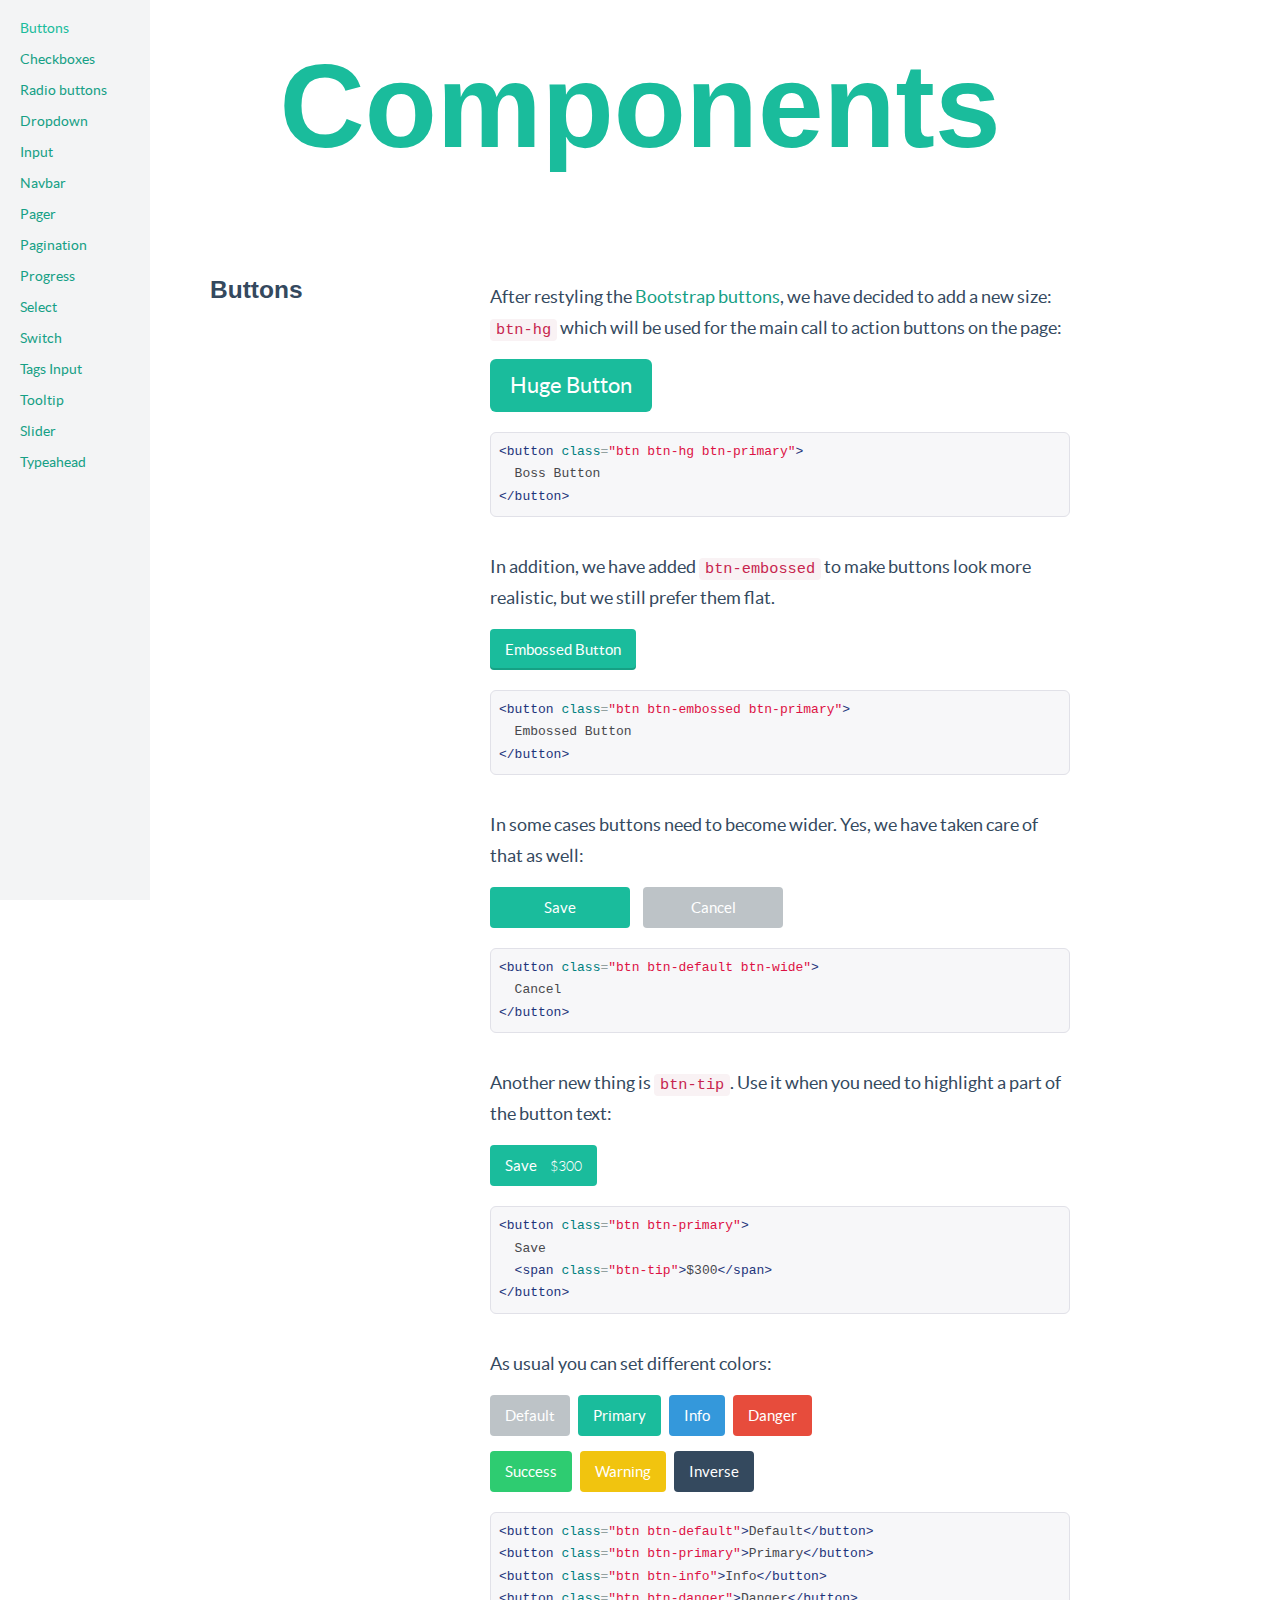
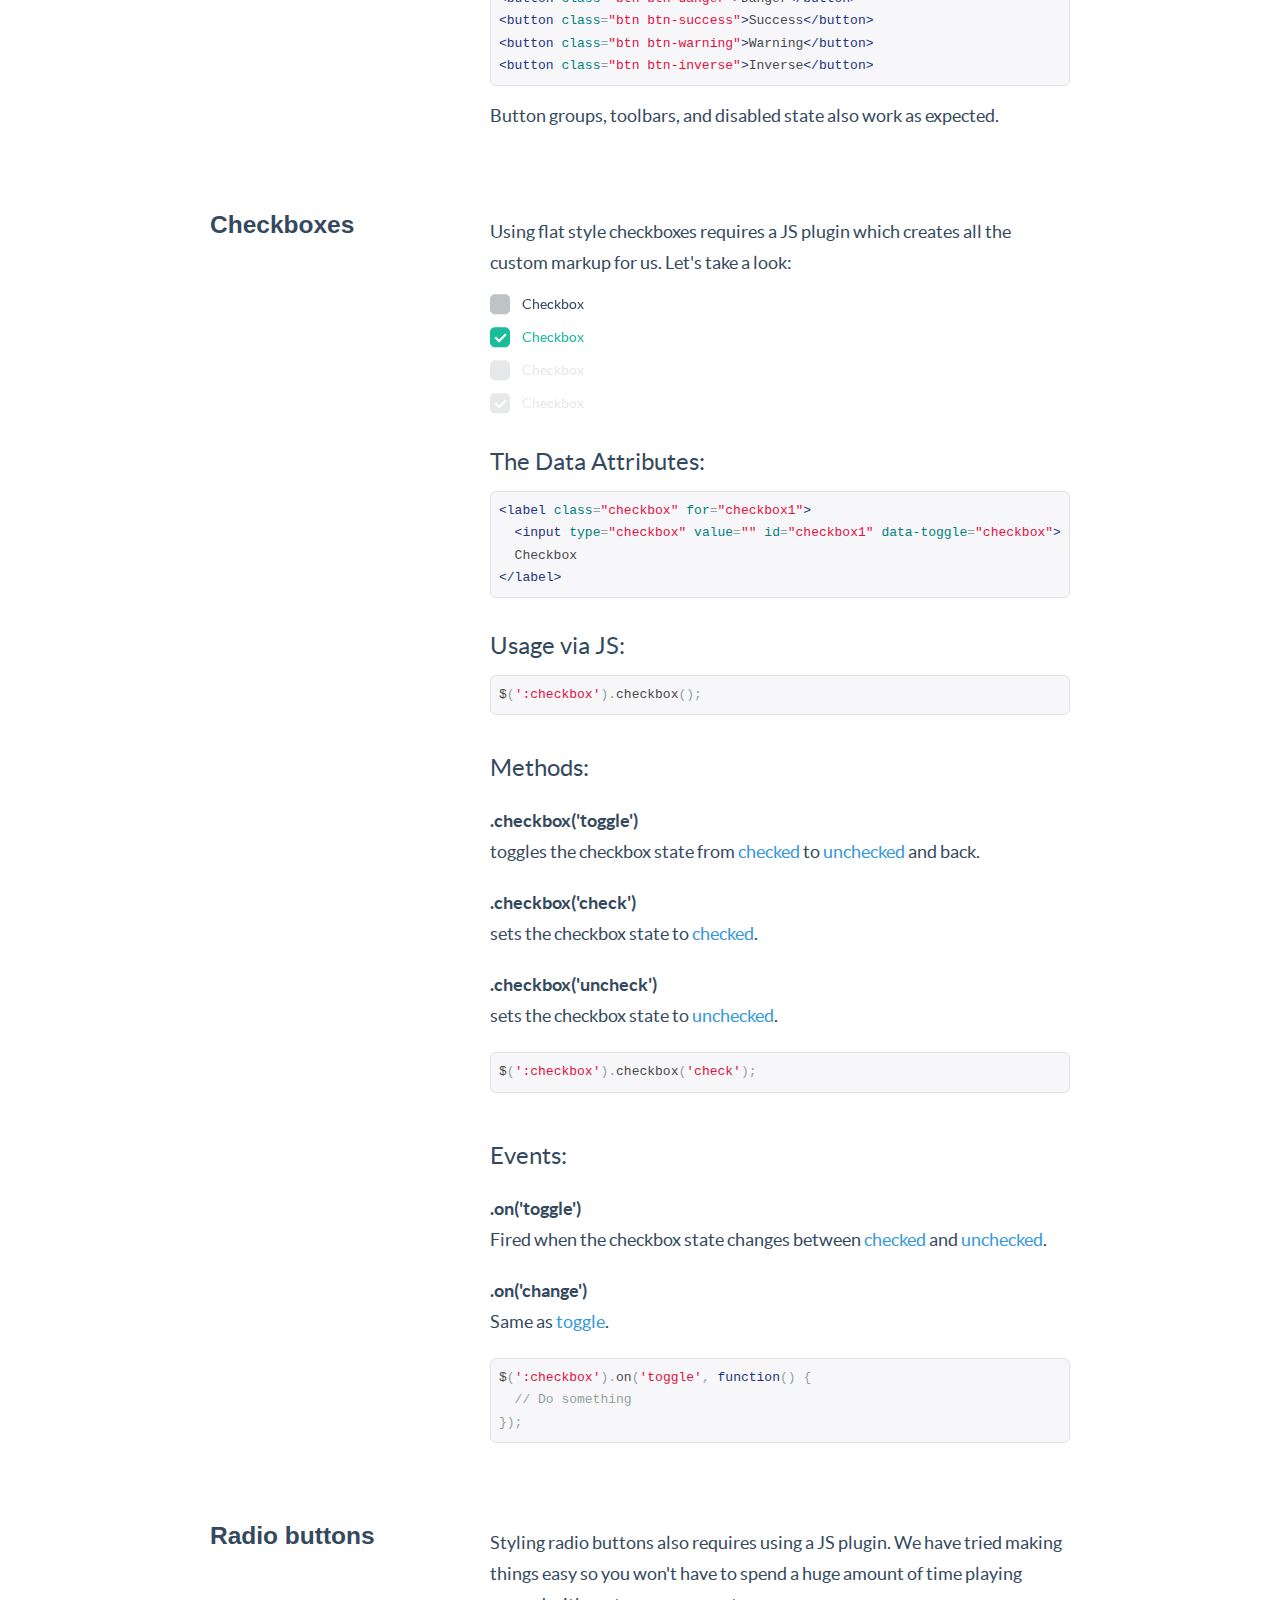
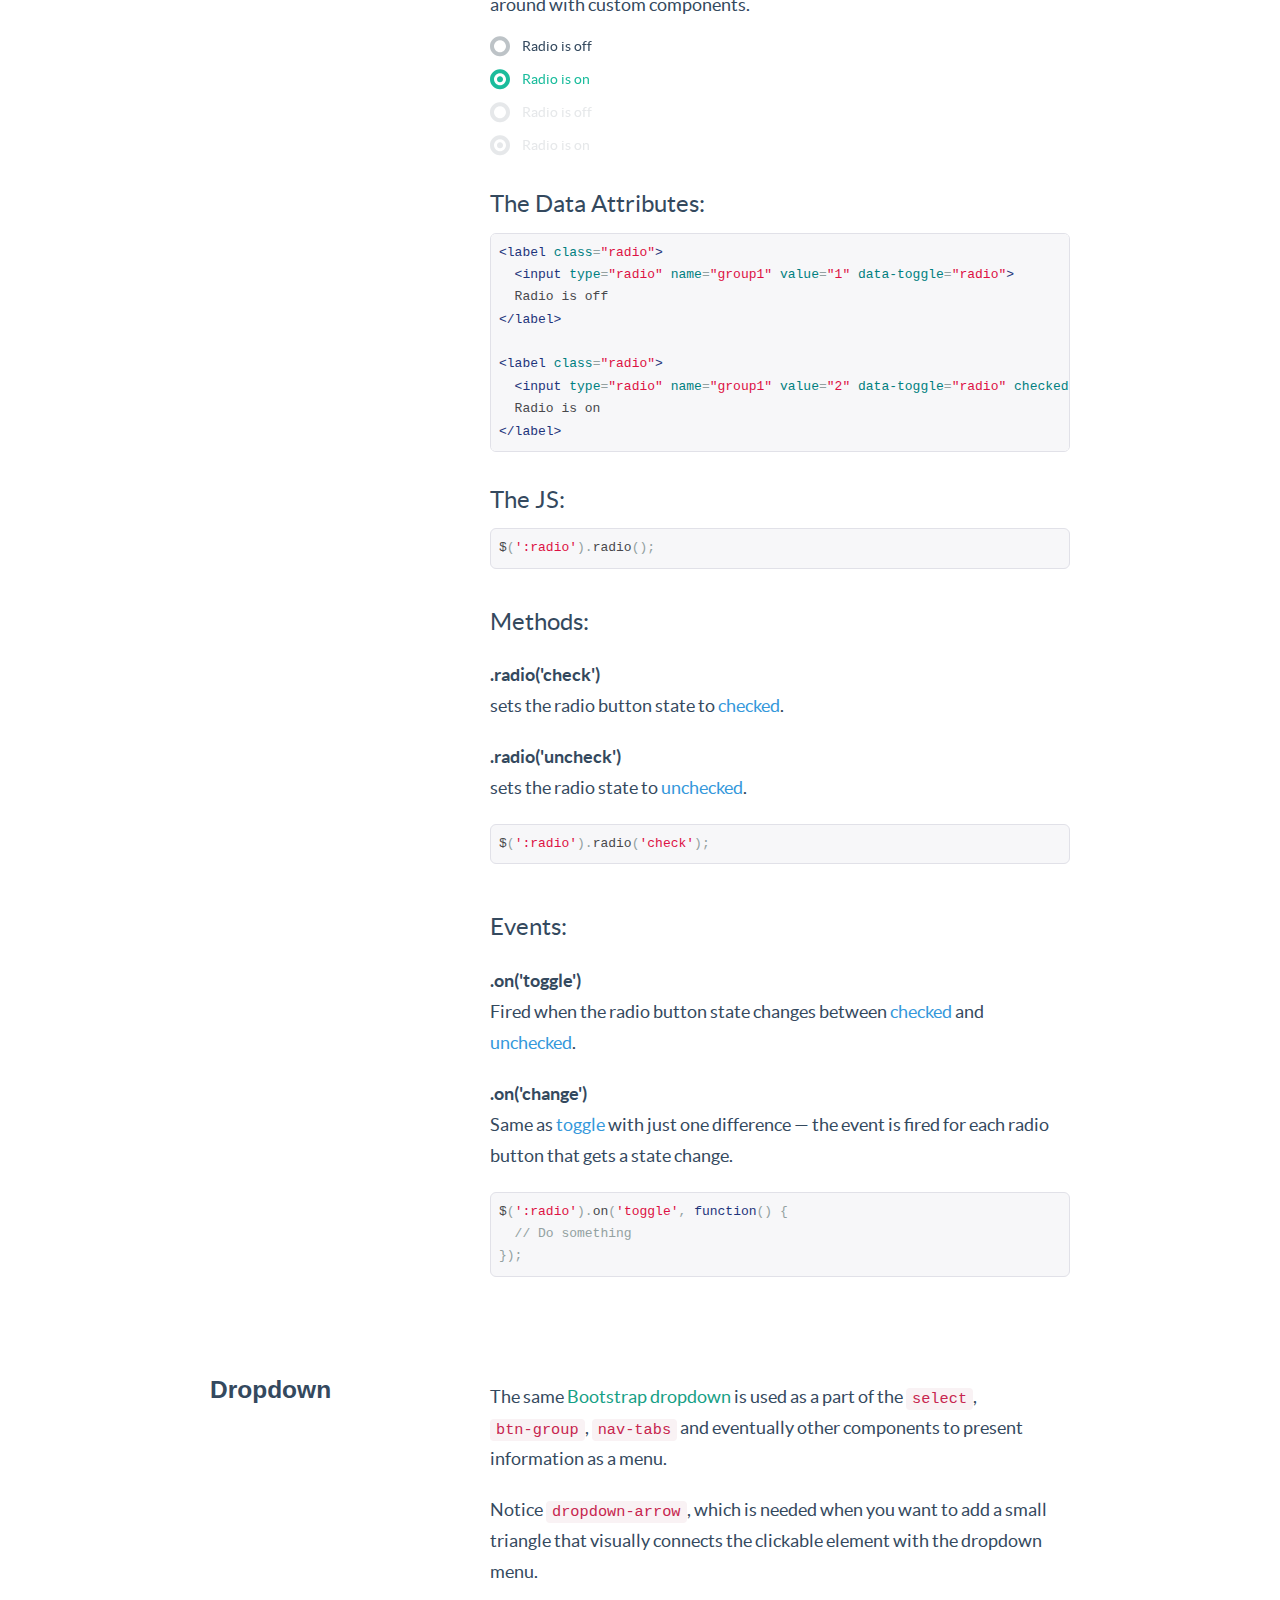
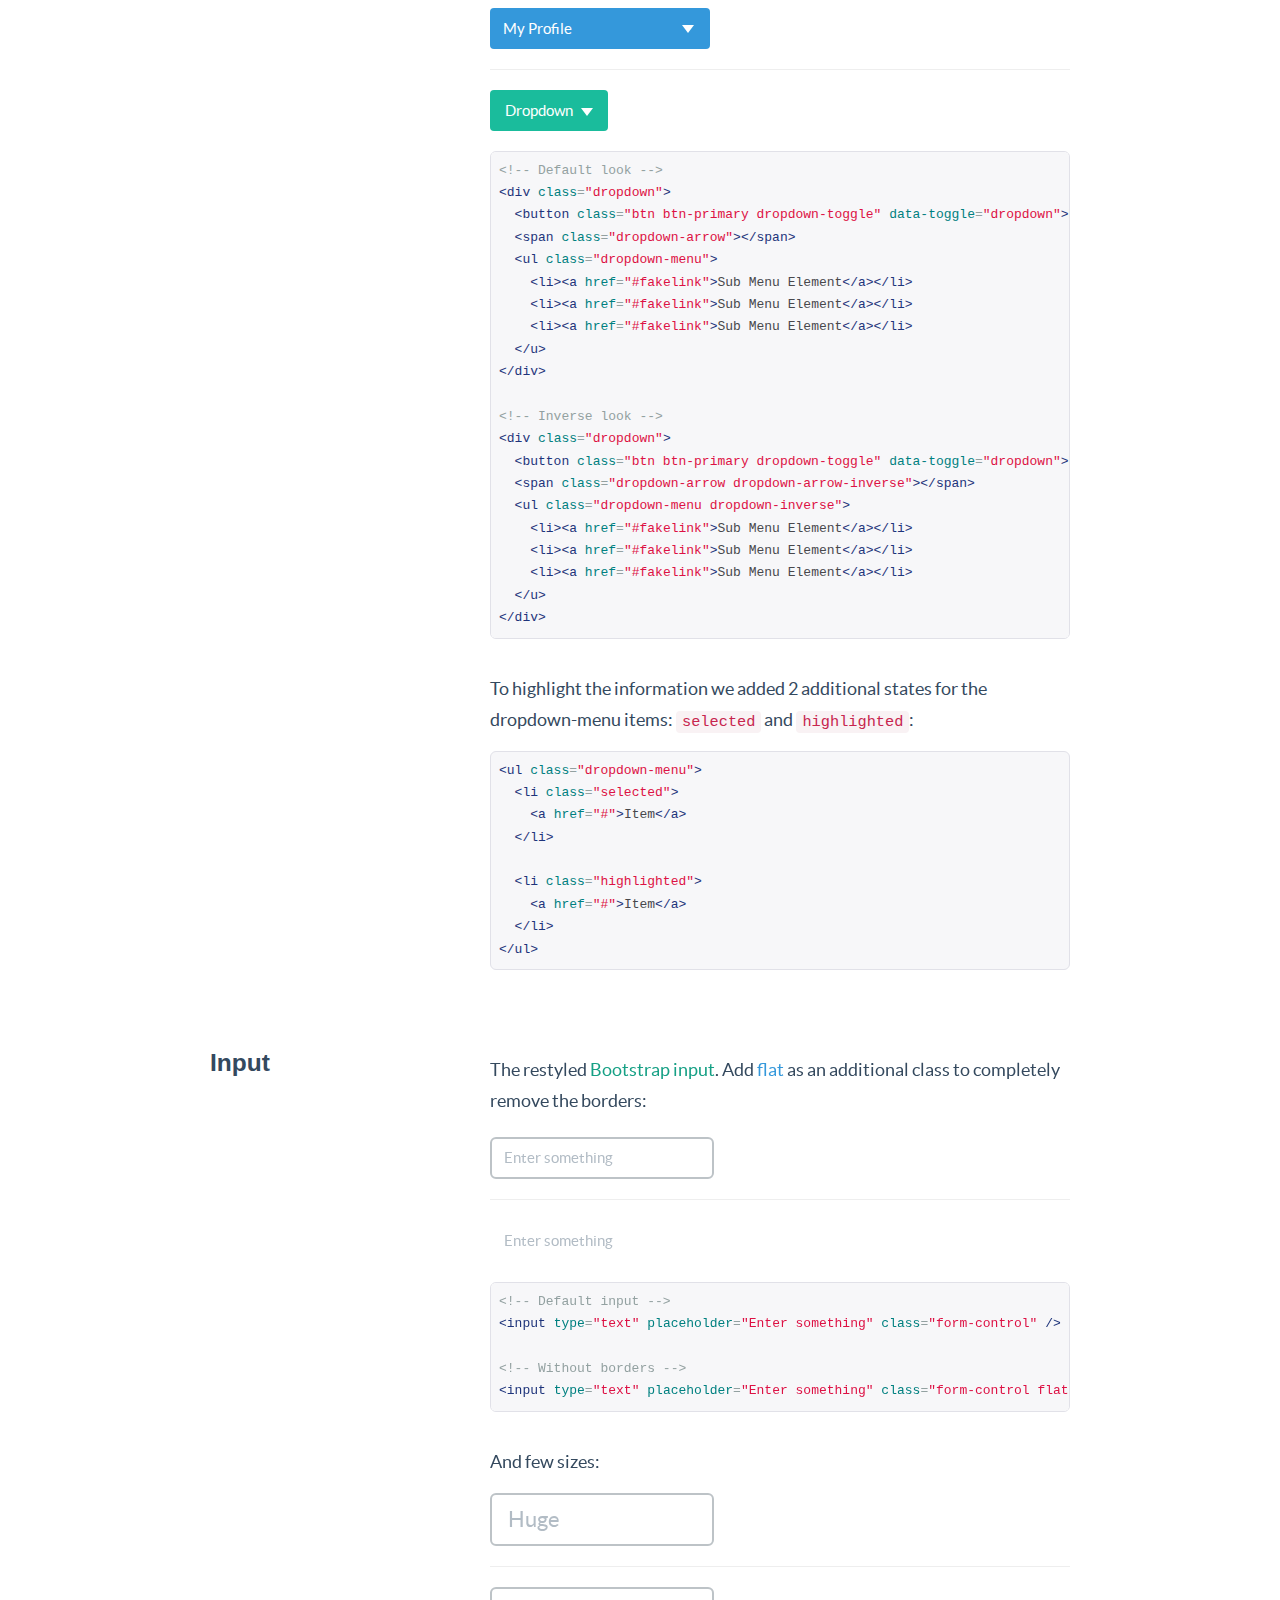
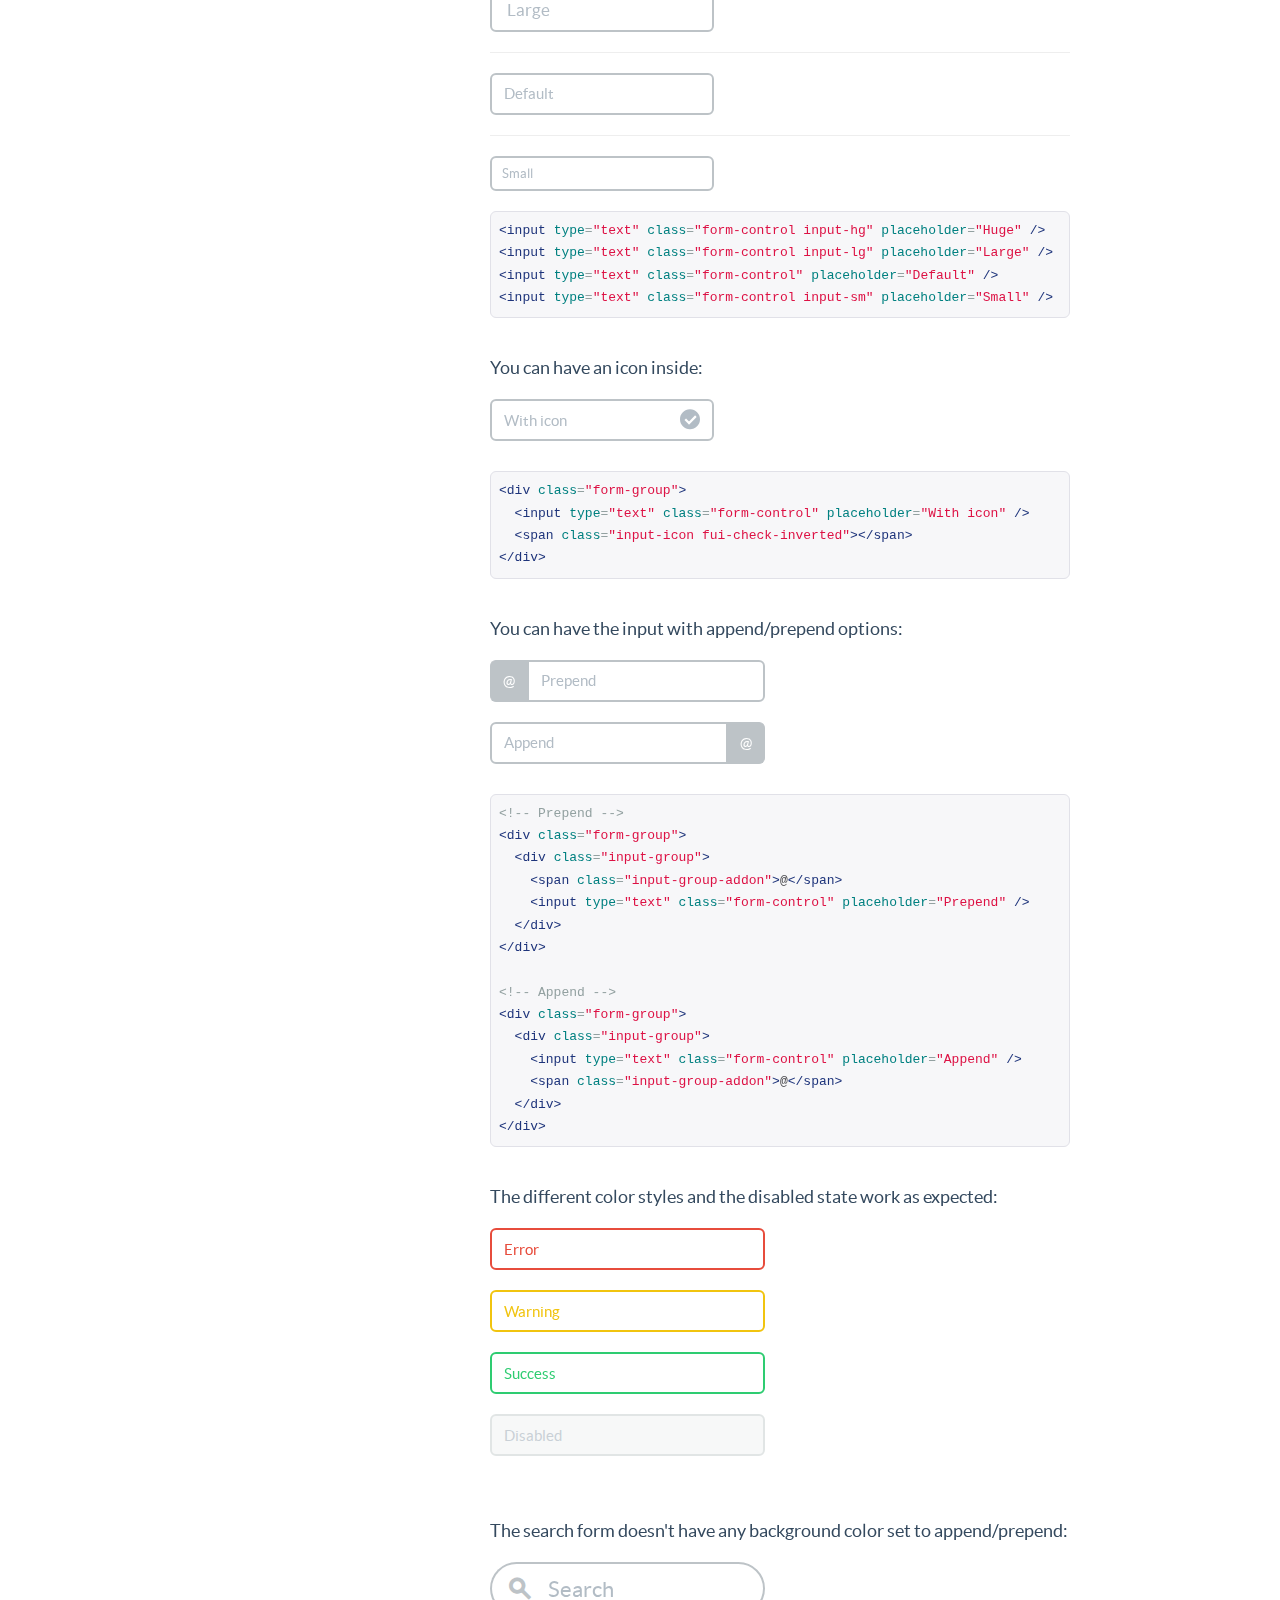
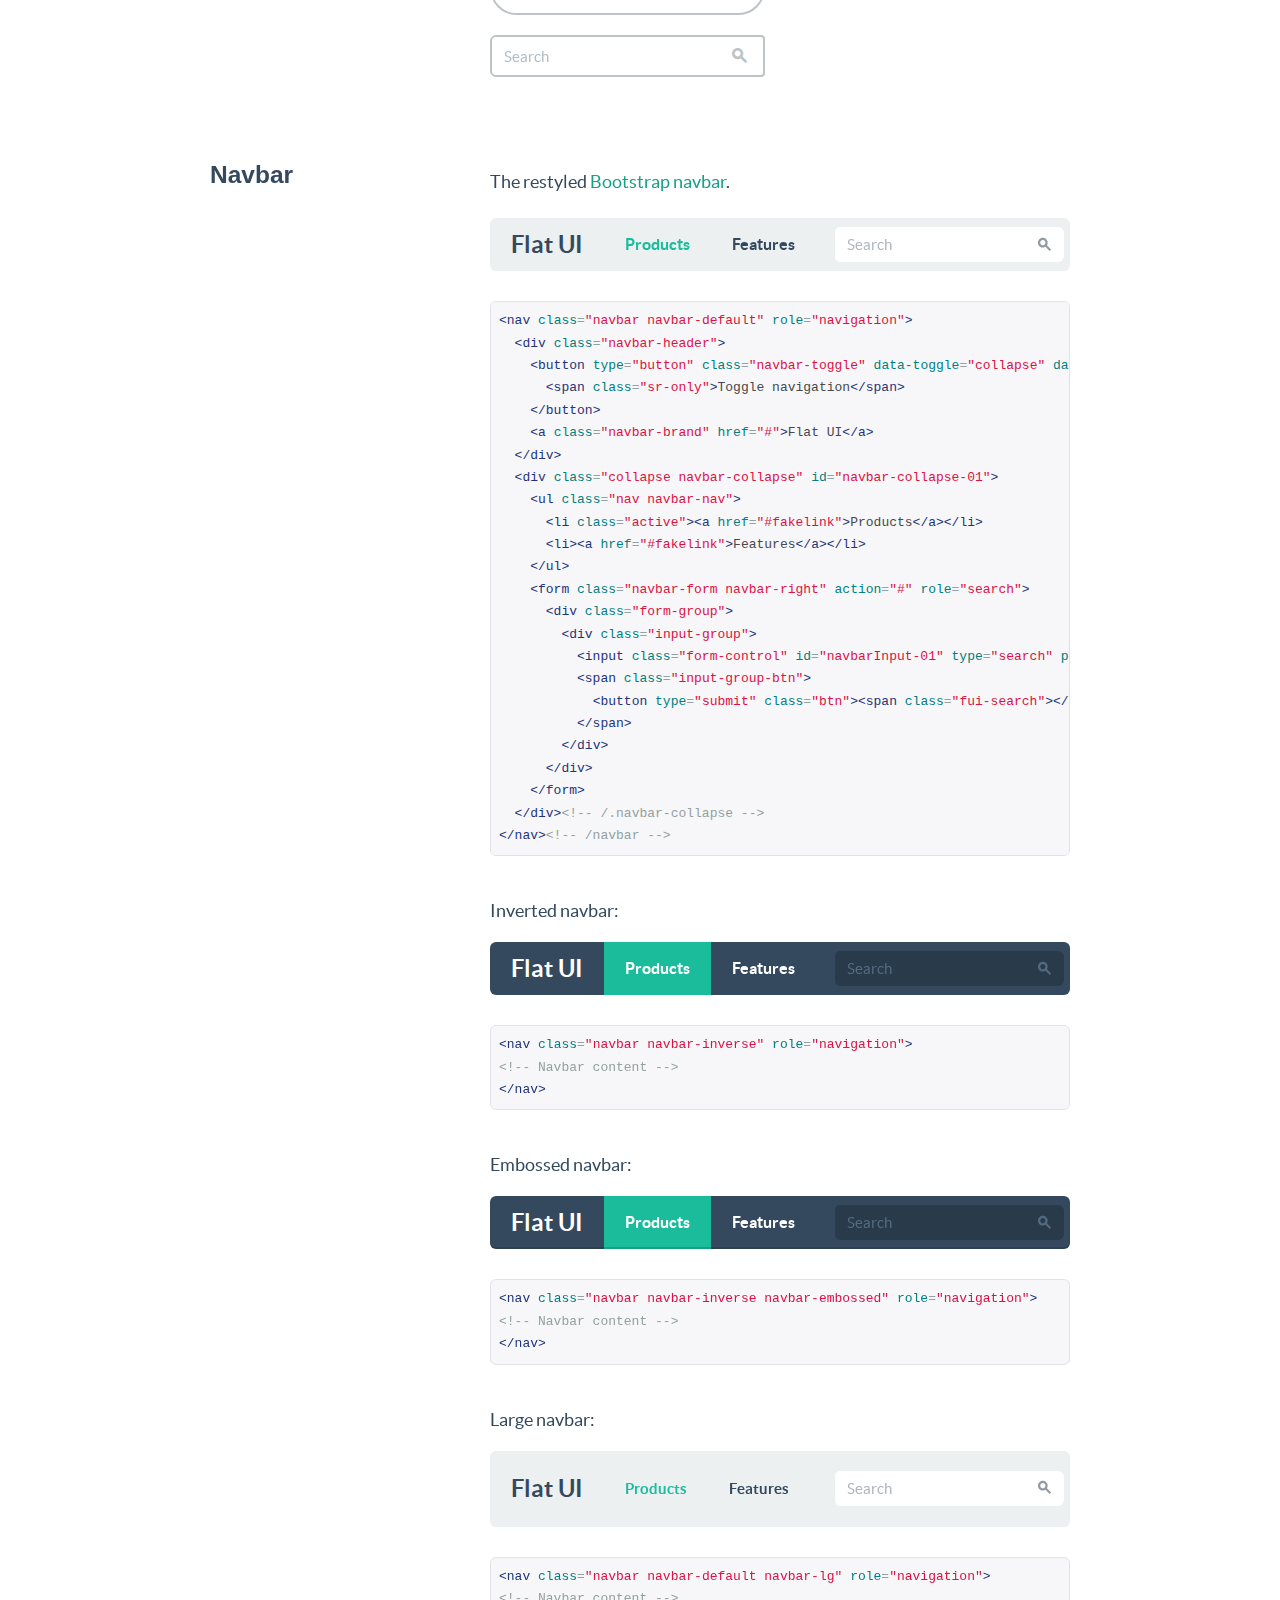
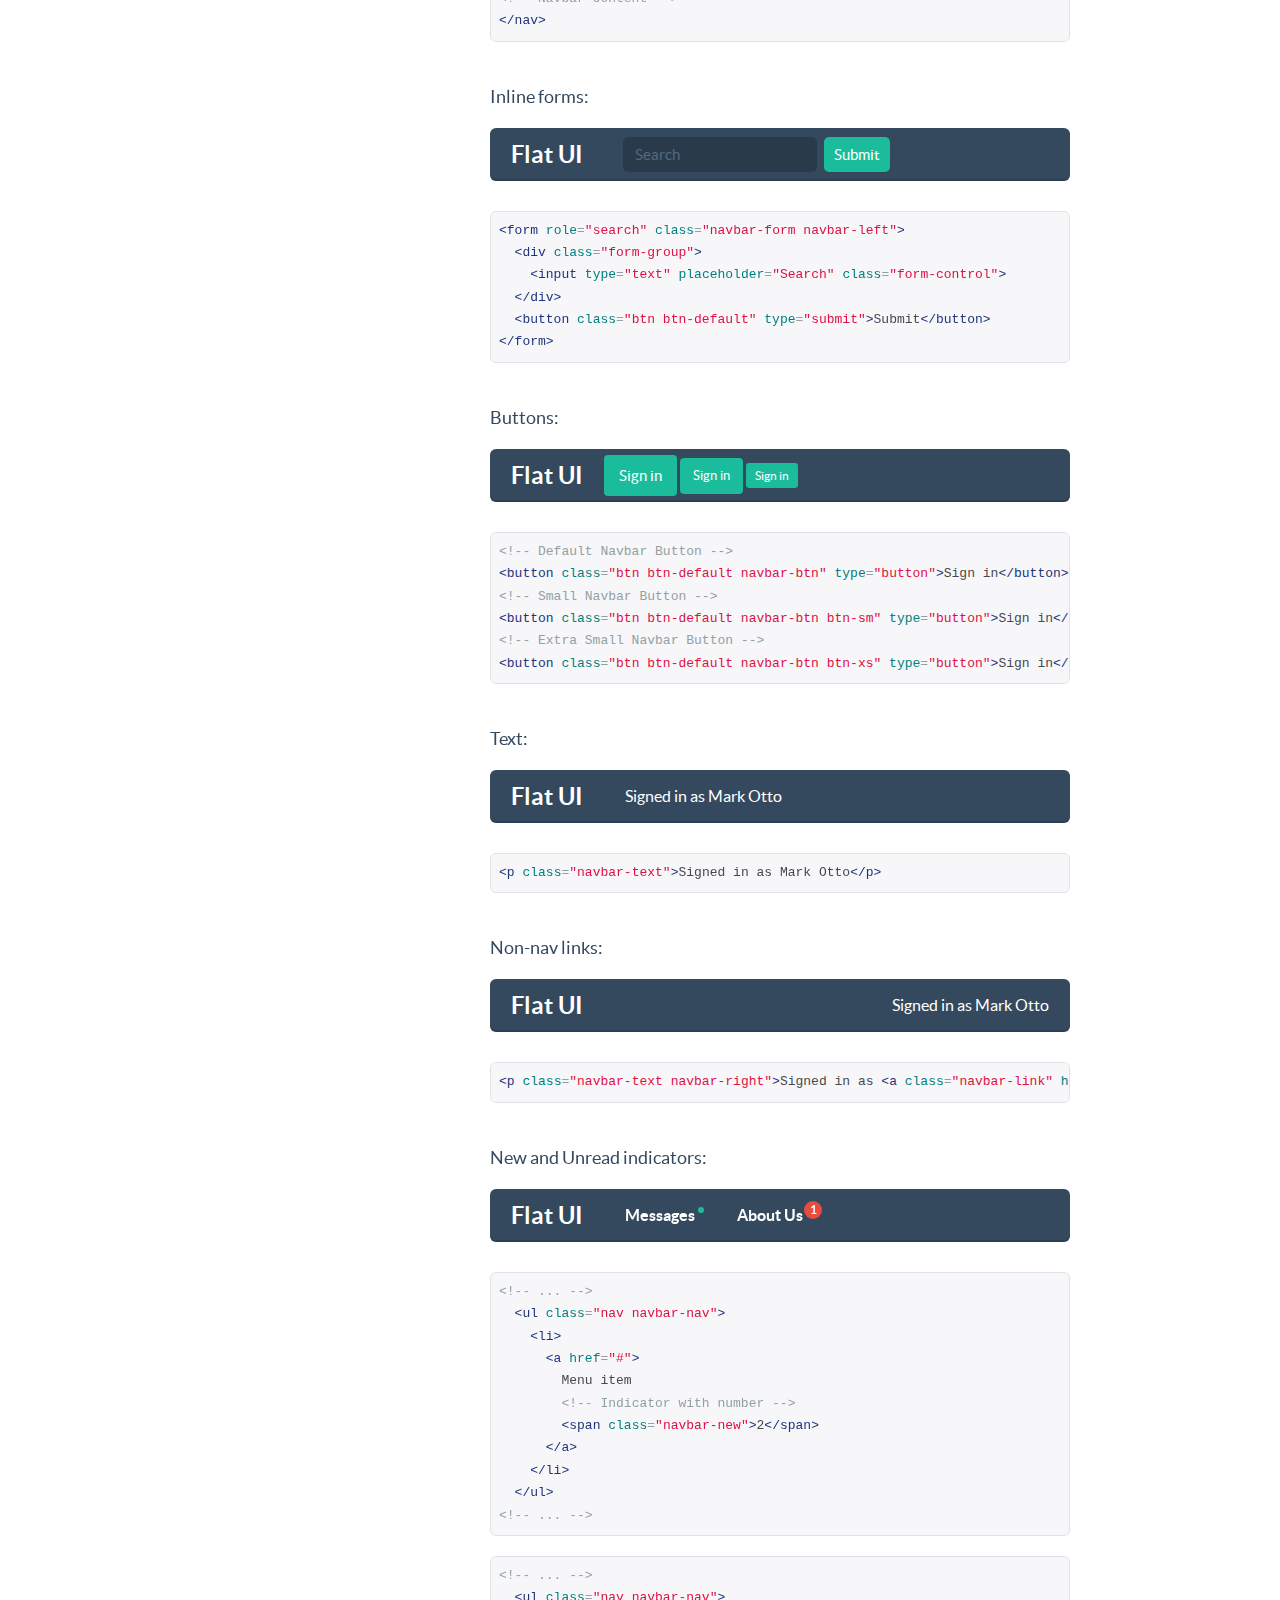
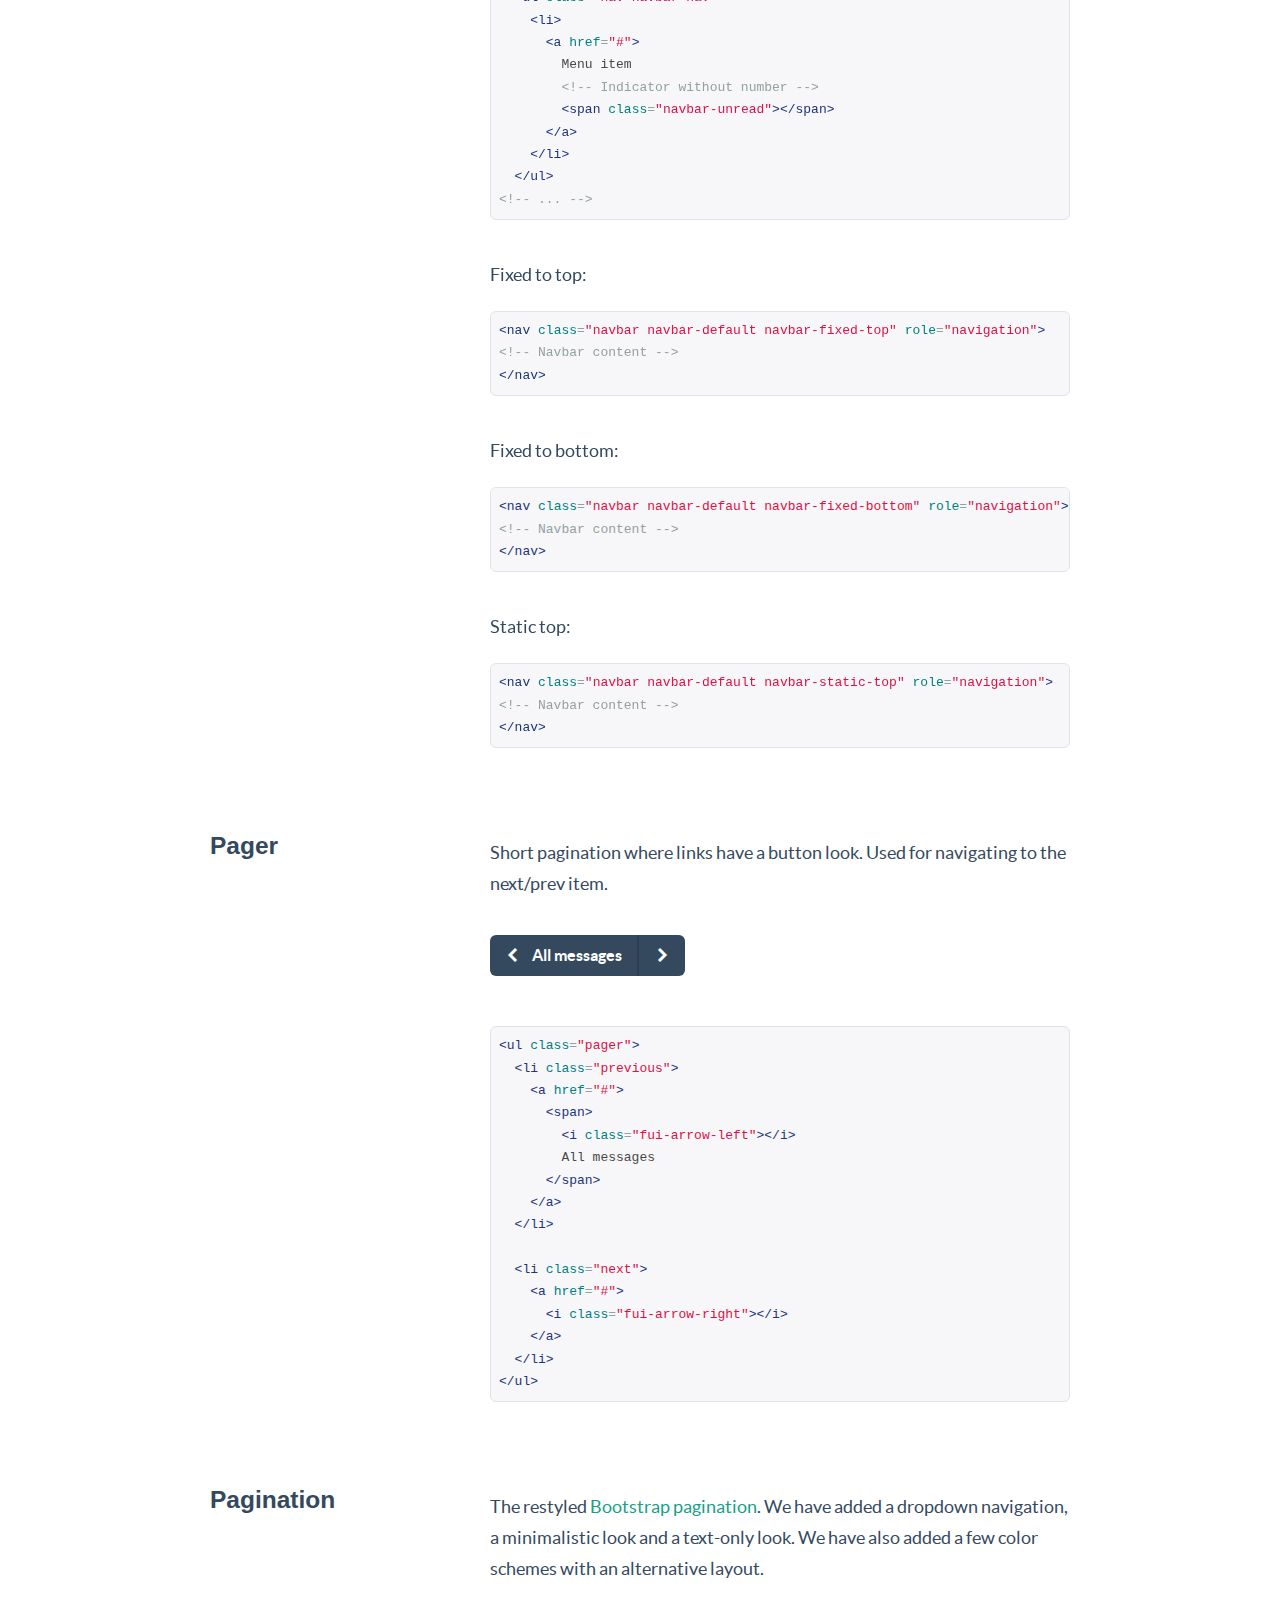
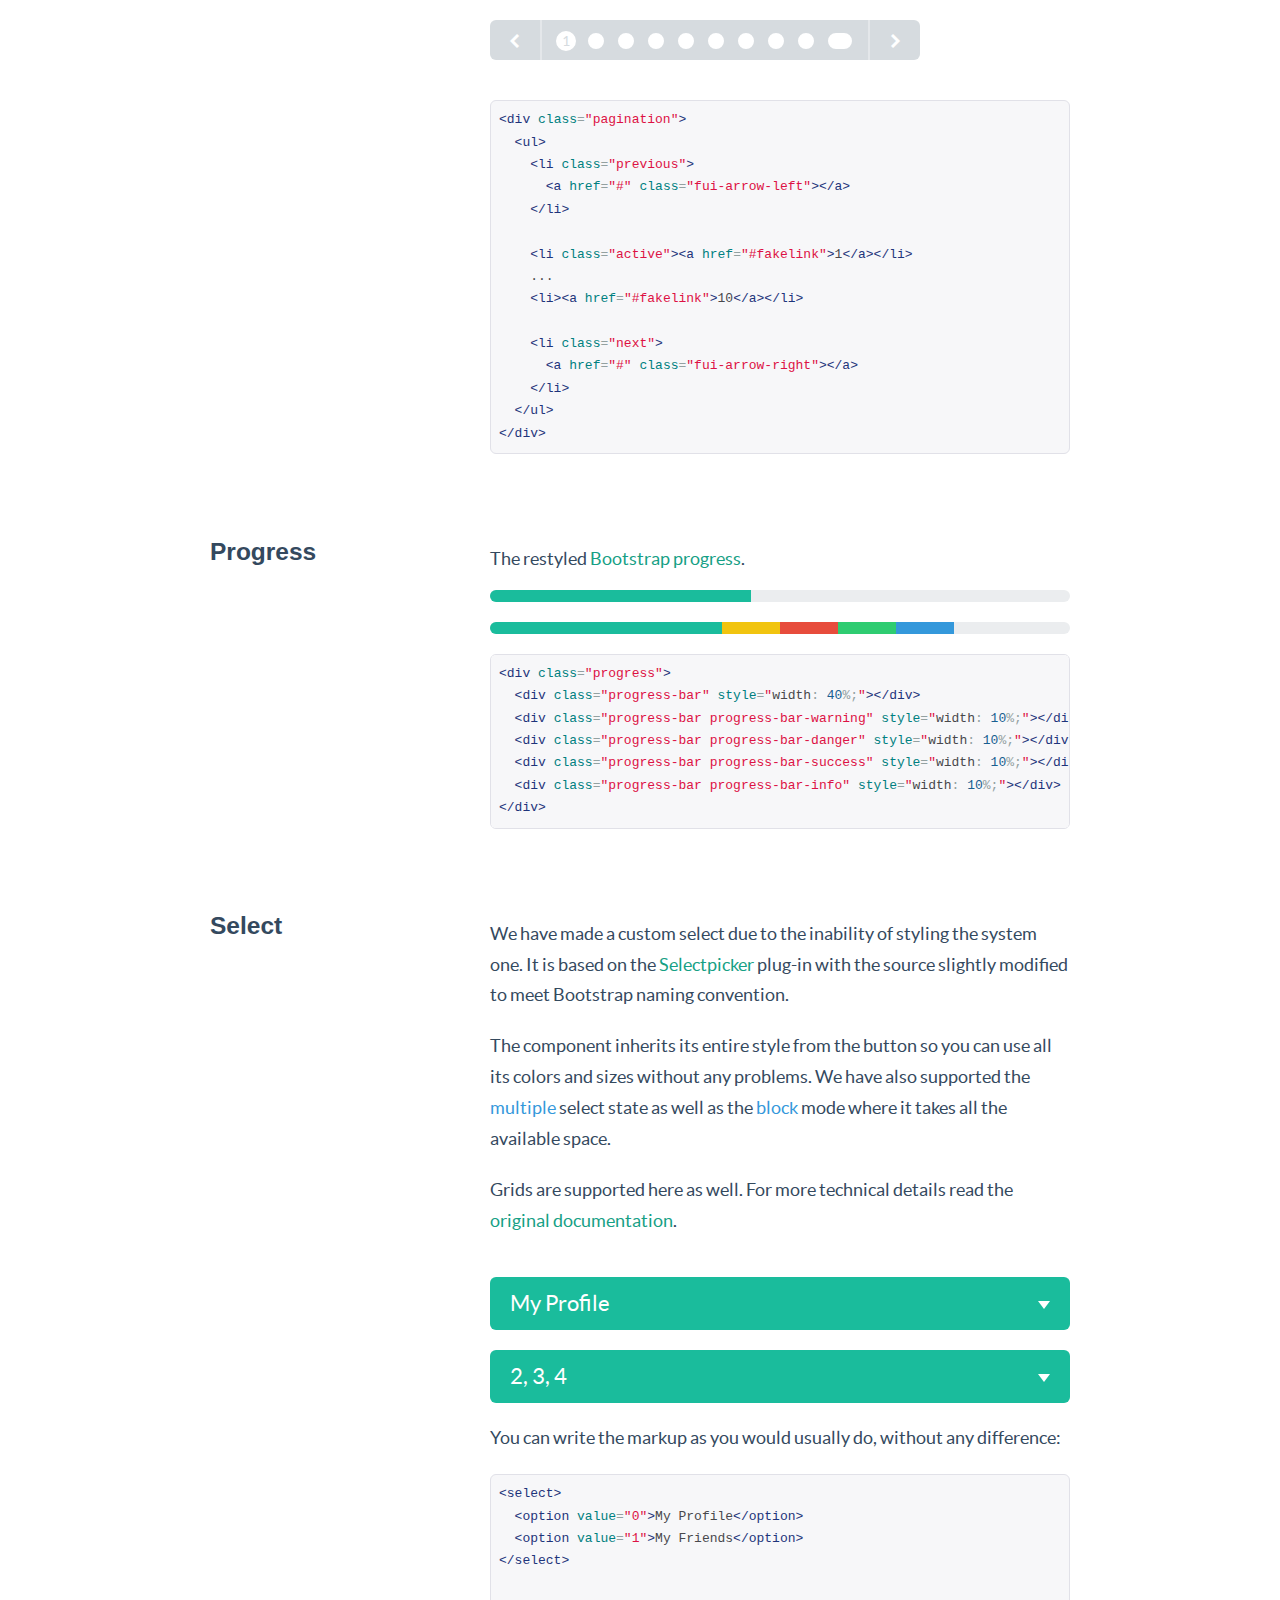
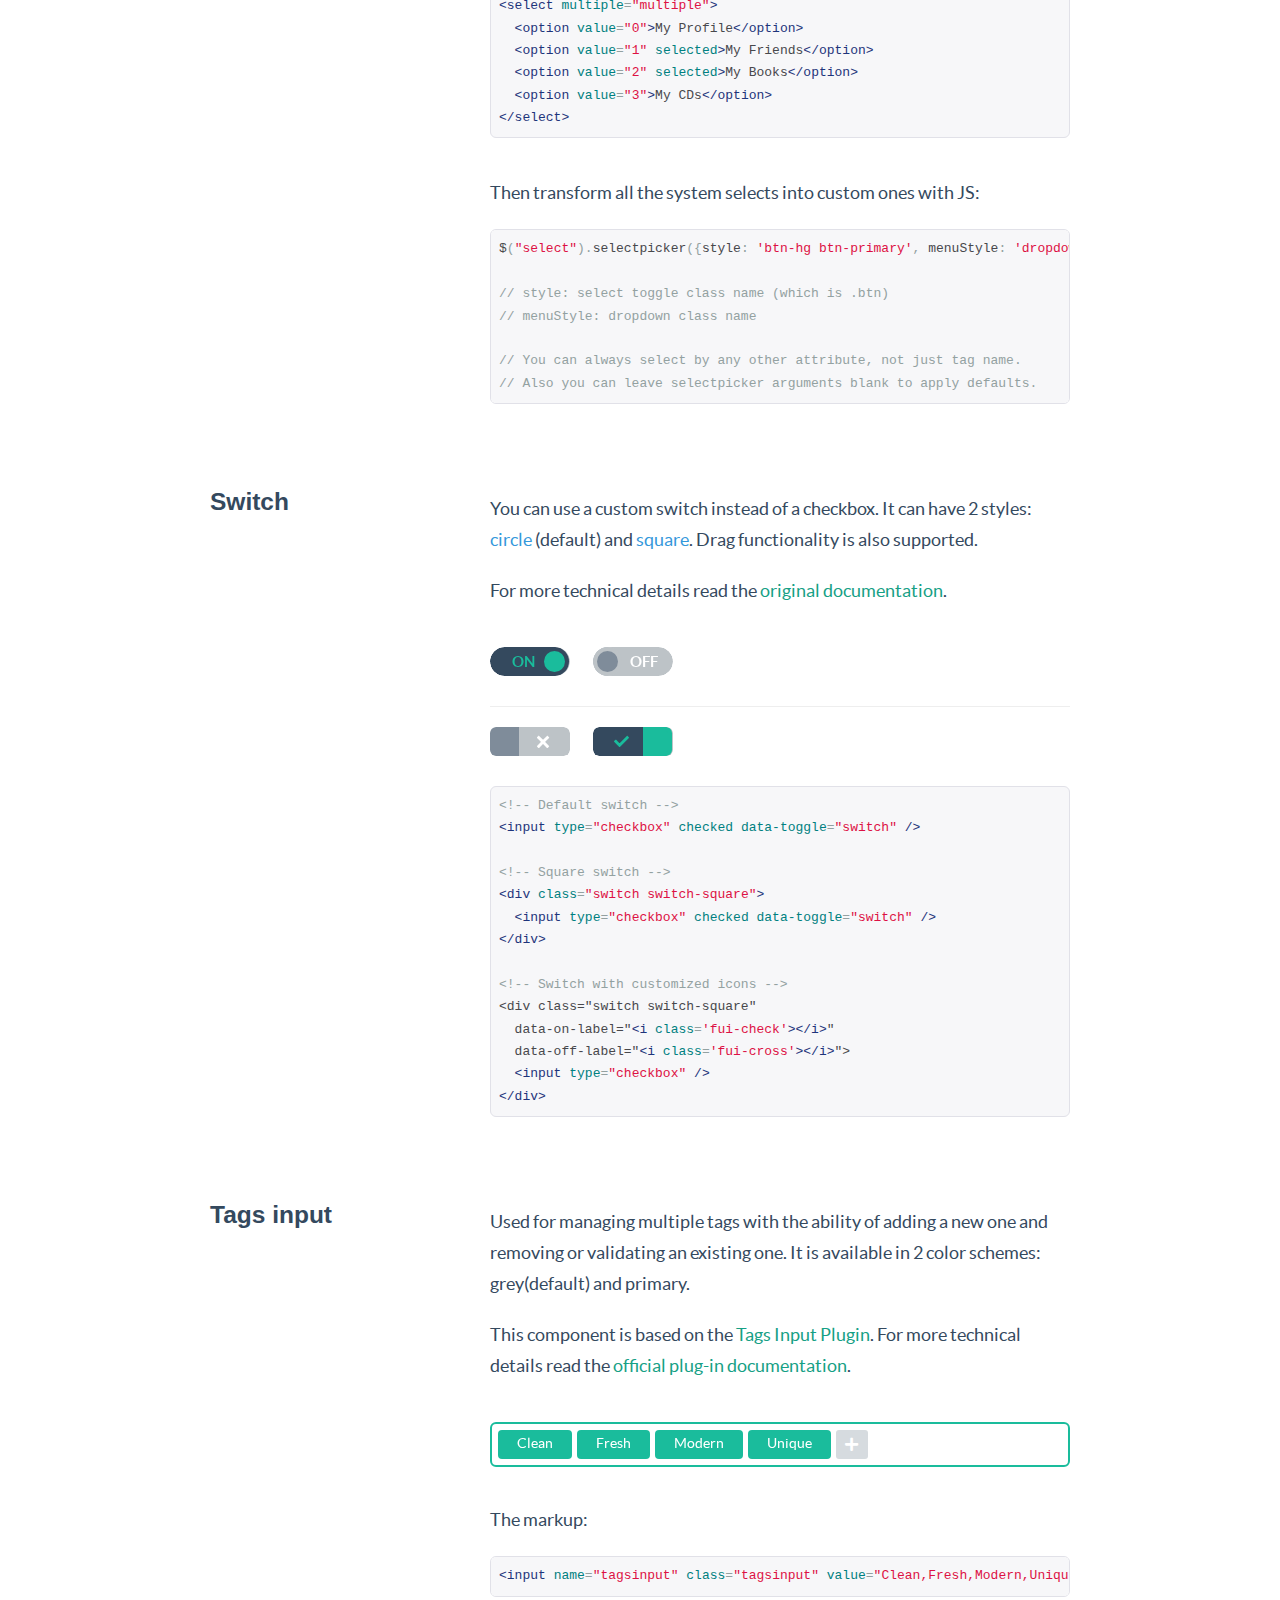
<file: components.html>
<!DOCTYPE html>
<html lang="en">
  <head>
    <meta charset="utf-8">
    <title>Components &middot; Flat UI Free</title>
    <meta name="viewport" content="width=device-width, initial-scale=1.0">

    <!-- Loading Bootstrap -->
    <link href="bootstrap/css/bootstrap.css" rel="stylesheet">
    <link href="bootstrap/css/prettify.css" rel="stylesheet">

    <!-- Loading Flat UI -->
    <link href="css/flat-ui.css" rel="stylesheet">
    <link href="css/docs.css" rel="stylesheet">

    <link rel="shortcut icon" href="images/favicon.ico">

    <!-- HTML5 shim, for IE6-8 support of HTML5 elements. All other JS at the end of file. -->
    <!--[if lt IE 9]>
      <script src="js/html5shiv.js"></script>
      <script src="js/respond.min.js"></script>
    <![endif]-->
  </head>
  <body>
    <ul class="demo-sidebar hide-on-tablets">
      <li><a href="#fui-button">Buttons</a></li>
      <li><a href="#fui-checkbox">Checkboxes</a></li>
      <li><a href="#fui-radio">Radio buttons</a></li>
      <li><a href="#fui-dropdown">Dropdown</a></li>
      <li><a href="#fui-input">Input</a></li>
      <li><a href="#fui-navbar">Navbar</a></li>
      <li><a href="#fui-pager">Pager</a></li>
      <li><a href="#fui-pagination">Pagination</a></li>
      <li><a href="#fui-progress">Progress</a></li>
      <li><a href="#fui-select">Select</a></li>
      <li><a href="#fui-switch">Switch</a></li>
      <li><a href="#fui-tagsinput">Tags Input</a></li>
      <li><a href="#fui-tooltip">Tooltip</a></li>
      <li><a href="#fui-slider">Slider</a></li>
      <li><a href="#fui-typeahead">Typeahead</a></li>
    </ul> <!-- /nav -->

		<h1 class="demo-headline">Components</h1>		
    <div class="container">    	
    	<div id="fui-button" class="pbl"></div>
    	
      <div class="demo-row">
        <div class="demo-title">
          <h3>Buttons</h3>
        </div>

        <div class="demo-content">
          <p>
            After restyling the <a href="http://getbootstrap.com/css/#buttons">Bootstrap buttons</a>, we have decided to add a new size: <code>btn-hg</code> which will be used for the main call to action buttons on the page:
          </p>
          <p class="mbl">
            <button class="btn btn-hg btn-primary">Huge Button</button>
          </p>
<pre class="prettyprint">
&lt;button class="btn btn-hg btn-primary"&gt;
  Boss Button
&lt;/button&gt;
</pre>

          <p class="ptl">
            In addition, we have added <code>btn-embossed</code> to make buttons look more realistic, but we still prefer them flat.
          </p>
          <p class="mbl">
            <button class="btn btn-embossed btn-primary">Embossed Button</button>
          </p>
<pre class="prettyprint">
&lt;button class="btn btn-embossed btn-primary"&gt;
  Embossed Button
&lt;/button&gt;
</pre>

          <p class="ptl">
            In some cases buttons need to become wider. Yes, we have taken care of that as well:
          </p>
          <p class="mbl">
            <button class="btn btn-wide btn-primary mrm">Save</button>
            <button class="btn btn-wide btn-default">Cancel</button>
          </p>
<pre class="prettyprint">
&lt;button class="btn btn-default btn-wide"&gt;
  Cancel
&lt;/button&gt;
</pre>

          <p class="ptl">
            Another new thing is <code>btn-tip</code>. Use it when you need to highlight a part of the button text:
          </p>
          <p class="mbl">
            <button class="btn btn-primary">
              Save
              <span class="btn-tip">$300</span>
            </button>
          </p>
<pre class="prettyprint">
&lt;button class="btn btn-primary"&gt;
  Save
  &lt;span class="btn-tip"&gt;$300&lt;/span&gt;
&lt;/button&gt;
</pre>

          <p class="ptl">
            As usual you can set different colors:
          </p>
          <p>
	          <button class="btn btn-default mrs">Default</button>
            <button class="btn btn-primary mrs">Primary</button>
            <button class="btn btn-info mrs">Info</button>
            <button class="btn btn-danger mrs">Danger</button>
          </p>
          <p class="mbl">            
            <button class="btn btn-success mrs">Success</button>
            <button class="btn btn-warning mrs">Warning</button>
            <button class="btn btn-inverse mrs">Inverse</button>
          </p>
<pre class="prettyprint">
&lt;button class="btn btn-default"&gt;Default&lt;/button&gt;
&lt;button class="btn btn-primary"&gt;Primary&lt;/button&gt;
&lt;button class="btn btn-info"&gt;Info&lt;/button&gt;
&lt;button class="btn btn-danger"&gt;Danger&lt;/button&gt;
&lt;button class="btn btn-success"&gt;Success&lt;/button&gt;
&lt;button class="btn btn-warning"&gt;Warning&lt;/button&gt;
&lt;button class="btn btn-inverse"&gt;Inverse&lt;/button&gt;
</pre>

          <p>
            Button groups, toolbars, and disabled state also work as expected.
          </p>
        </div>        
      </div><!-- /.demo-row -->
      
			<div id="fui-checkbox" class="pbl"></div>
			
      <div class="demo-row">      	
        <div class="demo-title">
          <h3>Checkboxes</h3>
        </div>

        <div class="demo-content">
          <p>
            Using flat style checkboxes requires a JS plugin which creates all the custom markup for us. Let's take a look:
          </p>
          <label class="checkbox" for="checkbox1">
            <input type="checkbox" value="" id="checkbox1" data-toggle="checkbox">
            Checkbox
          </label>
          <label class="checkbox" for="checkbox2">
            <input type="checkbox" value="" id="checkbox2" checked="checked" data-toggle="checkbox">
            Checkbox
          </label>
          <label class="checkbox" for="checkbox3">
            <input type="checkbox" value="" id="checkbox3" data-toggle="checkbox" disabled="">
            Checkbox
          </label>
          <label class="checkbox" for="checkbox4">
            <input type="checkbox" value="" id="checkbox4" checked="checked" data-toggle="checkbox" disabled="">
            Checkbox
          </label>

          <h6 class="ptl">The Data Attributes:</h6>
<pre class="prettyprint">
&lt;label class="checkbox" for="checkbox1"&gt;
  &lt;input type="checkbox" value="" id="checkbox1" data-toggle="checkbox"&gt;
  Checkbox
&lt;/label&gt;
</pre>

          <h6 class="ptl">Usage via JS:</h6>
<pre class="prettyprint">
$(':checkbox').checkbox();
</pre>

          <div class="pvm">
            <h6>Methods:</h6>
          </div>
          <p class="mbl">
            <strong>.checkbox('toggle')</strong>
            <br/>
            toggles the checkbox state from <span class="text-info">checked</span>
            to <span class="text-info">unchecked</span> and back.
          </p>
          <p class="mbl">
            <strong>.checkbox('check')</strong>
            <br/>
            sets the checkbox state to <span class="text-info">checked</span>.
          </p>
          <p class="mbl">
            <strong>.checkbox('uncheck')</strong>
            <br/>
            sets the checkbox state to <span class="text-info">unchecked</span>.
          </p>
<pre class="prettyprint">
$(':checkbox').checkbox('check');
</pre>

          <div class="pbm ptl">
            <h6>Events:</h6>
          </div>
          <p class="mbl">
            <strong>.on('toggle')</strong>
            <br/>
            Fired when the checkbox state changes between
            <span class="text-info">checked</span> and
            <span class="text-info">unchecked</span>.
          </p>
          <p class="mbl">
            <strong>.on('change')</strong>
            <br/>
            Same as <span class="text-info">toggle</span>.
          </p>
<pre class="prettyprint">
$(':checkbox').on('toggle', function() {
  // Do something
});
</pre>          
          
        </div> <!-- /.demo-content -->
      </div> <!-- /.demo-row -->
      
      <div id="fui-radio" class="pbl"></div>

      <div class="demo-row">
        <div class="demo-title">
          <h3>Radio buttons</h3>
        </div>

        <div class="demo-content">
          <p>
            Styling radio buttons also requires using a JS plugin. We have tried making things easy so you won't have to spend a huge amount of time playing around with custom&nbsp;components.
          </p>
          <label class="radio">
            <input type="radio" name="group1" value="1" data-toggle="radio">
            Radio is off
          </label>
          <label class="radio">
            <input type="radio" name="group1" value="2" data-toggle="radio" checked>
            Radio is on
          </label>
          <label class="radio">
            <input type="radio" name="group2" value="1" data-toggle="radio" disabled>
            Radio is off
          </label>
          <label class="radio">
            <input type="radio" name="group2" value="2" data-toggle="radio" disabled checked>
            Radio is on
          </label>

          <h6 class="ptl">The Data Attributes:</h6>
<pre class="prettyprint">
&lt;label class="radio"&gt;
  &lt;input type="radio" name="group1" value="1" data-toggle="radio"&gt;
  Radio is off
&lt;/label&gt;

&lt;label class="radio"&gt;
  &lt;input type="radio" name="group1" value="2" data-toggle="radio" checked&gt;
  Radio is on
&lt;/label&gt;
</pre>

          <h6 class="ptl">The JS:</h6>
<pre class="prettyprint">
$(':radio').radio();
</pre>

          <div class="pvm">
            <h6>Methods:</h6>
          </div>
          <p class="mbl">
            <strong>.radio('check')</strong>
            <br/>
            sets the radio button state to <span class="text-info">checked</span>.
          </p>
          <p class="mbl">
            <strong>.radio('uncheck')</strong>
            <br/>
            sets the radio state to <span class="text-info">unchecked</span>.
          </p>
<pre class="prettyprint">
$(':radio').radio('check');
</pre>

          <div class="pbm ptl">
            <h6>Events:</h6>
          </div>
          <p class="mbl">
            <strong>.on('toggle')</strong>
            <br/>
            Fired when the radio button state changes between
            <span class="text-info">checked</span> and
            <span class="text-info">unchecked</span>.
          </p>
          <p class="mbl">
            <strong>.on('change')</strong>
            <br/>
            Same as <span class="text-info">toggle</span> with just one difference &mdash; the event is fired for each radio button that gets a state change.
          </p>
<pre class="prettyprint">
$(':radio').on('toggle', function() {
  // Do something
});
</pre>
        </div> <!-- /.demo-content -->
      </div> <!-- /.demo-row -->
    </div><!-- /.container -->

		

    <div class="container ptl">    	
    	<div id="fui-dropdown" class="pbl"></div>
    
      <div class="demo-row">
        <div class="demo-title">
          <h3>Dropdown</h3>
        </div>

        <div class="demo-content">
          <p class="mbl">
            The same <a href="http://getbootstrap.com/components/#dropdowns">Bootstrap dropdown</a> is used as a part of the <code>select</code>, <code>btn-group</code>, <code>nav-tabs</code> and eventually other components to present information as a menu.
          </p>

          <p class="mbl">
            Notice <code>dropdown-arrow</code>, which is needed when you want to add a small triangle that visually connects the clickable element with the dropdown menu.
          </p>

          <select name="info" class="mbn">
            <optgroup label="Profile">
              <option value="0">My Profile</option>
              <option value="1">My Friends</option>
            </optgroup>
            <optgroup label="System">
              <option value="2">Messages</option>
              <option value="3">My Settings</option>
              <option value="4" class="highlighted">Logout</option>
            </optgroup>
          </select>

          <hr/>
          
          <div class="row">
          	<div class="col-md-3">
	          	<div class="dropdown">
		          	<button class="btn btn-primary dropdown-toggle" data-toggle="dropdown">Dropdown<span class="caret"></span></button>
							  <span class="dropdown-arrow dropdown-arrow-inverse"></span>
		            <ul class="dropdown-menu dropdown-inverse">
		              <li><a href="#fakelink">Sub Menu Element</a></li>
		              <li><a href="#fakelink">Sub Menu Element</a></li>
		              <li><a href="#fakelink">Sub Menu Element</a></li>
		            </ul>
							</div>
          	</div>
          </div>
          

          <div class="pvl">
<pre class="prettyprint">
&lt;!-- Default look --&gt;
&lt;div class="dropdown"&gt;
  &lt;button class="btn btn-primary dropdown-toggle" data-toggle="dropdown">Dropdown&lt;span class="caret"&gt;&lt;/span&gt;&lt;/button&gt;
  &lt;span class="dropdown-arrow"&gt;&lt;/span&gt;
  &lt;ul class="dropdown-menu"&gt;
    &lt;li&gt;&lt;a href="#fakelink">Sub Menu Element&lt;/a&gt;&lt;/li&gt;
    &lt;li&gt;&lt;a href="#fakelink">Sub Menu Element&lt;/a&gt;&lt;/li&gt;
    &lt;li&gt;&lt;a href="#fakelink">Sub Menu Element&lt;/a&gt;&lt;/li&gt;
  &lt;/u&gt;
&lt;/div&gt;

&lt;!-- Inverse look --&gt;
&lt;div class="dropdown"&gt;
  &lt;button class="btn btn-primary dropdown-toggle" data-toggle="dropdown">Dropdown&lt;span class="caret"&gt;&lt;/span&gt;&lt;/button&gt;
  &lt;span class="dropdown-arrow dropdown-arrow-inverse"&gt;&lt;/span&gt;
  &lt;ul class="dropdown-menu dropdown-inverse"&gt;
    &lt;li&gt;&lt;a href="#fakelink">Sub Menu Element&lt;/a&gt;&lt;/li&gt;
    &lt;li&gt;&lt;a href="#fakelink">Sub Menu Element&lt;/a&gt;&lt;/li&gt;
    &lt;li&gt;&lt;a href="#fakelink">Sub Menu Element&lt;/a&gt;&lt;/li&gt;
  &lt;/u&gt;
&lt;/div&gt;
</pre>
          </div>

          <p>
            To highlight the information we added 2 additional states for the dropdown-menu items: <code>selected</code> and <code>highlighted</code>:
          </p>
<pre class="prettyprint">
&lt;ul class="dropdown-menu"&gt;
  &lt;li class="selected"&gt;
    &lt;a href="#"&gt;Item&lt;/a&gt;
  &lt;/li&gt;

  &lt;li class="highlighted"&gt;
    &lt;a href="#"&gt;Item&lt;/a&gt;
  &lt;/li&gt;
&lt;/ul&gt;
</pre>
        </div> <!-- /.demo-content -->
      </div> <!-- /.demo-row -->

			<div id="fui-input" class="pbl"></div>

      <div class="demo-row">
        <div class="demo-title">
          <h3>Input</h3>
        </div>

        <div class="demo-content">
          <p class="mbl">
            The restyled <a href="http://getbootstrap.com/css/#forms">Bootstrap input</a>. Add <span class="text-info">flat</span> as an additional class to completely remove the borders:
          </p>
					
					<div class="row">
						<div class="col-lg-5">
							<input type="text" value="" placeholder="Enter something" class="form-control" />
						</div>
					</div>
					<hr />
					<div class="row">
						<div class="col-lg-5">
							<input type="text" value="" placeholder="Enter something" class="form-control flat" />
						</div>
					</div>
<pre class="prettyprint mtl">
&lt;!-- Default input --&gt;
&lt;input type="text" placeholder="Enter something" class="form-control" /&gt;

&lt;!-- Without borders --&gt;
&lt;input type="text" placeholder="Enter something" class="form-control flat" /&gt;
</pre>

          <p class="ptl">And few sizes:</p>
          <div class="row">
          	<div class="col-lg-5">
	          	<input type="text" value="" placeholder="Huge" class="form-control input-hg" />
          	</div>
          </div>
          <hr />
          <div class="row">
          	<div class="col-lg-5">
	          	<input type="text" value="" placeholder="Large" class="form-control input-lg" />
          	</div>
          </div>
          <hr />
          <div class="row">
          	<div class="col-lg-5">
	          	<input type="text" value="" placeholder="Default" class="form-control" />
          	</div>
          </div>
          <hr />
          <div class="row">
          	<div class="col-lg-5">
	          	<input type="text" value="" placeholder="Small" class="form-control input-sm" />
          	</div>
          </div>
<pre class="prettyprint mtl">
&lt;input type="text" class="form-control input-hg" placeholder="Huge" /&gt;
&lt;input type="text" class="form-control input-lg" placeholder="Large" /&gt;
&lt;input type="text" class="form-control" placeholder="Default" /&gt;
&lt;input type="text" class="form-control input-sm" placeholder="Small" /&gt;
</pre>

          <p class="ptl">You can have an icon inside:</p>
          <div class="row">
          	<div class="col-lg-5">
	          	<div class="form-group">
	              <input type="text" value="" placeholder="With icon" class="form-control" />
	              <span class="input-icon fui-check-inverted"></span>
	            </div>
          	</div>            
          </div>
<pre class="prettyprint mtm">
&lt;div class="form-group"&gt;
  &lt;input type="text" class="form-control" placeholder="With icon" /&gt;
  &lt;span class="input-icon fui-check-inverted"&gt;&lt;/span&gt;
&lt;/div&gt;
</pre>

        <p class="ptl">You can have the input with append/prepend options:</p>
          <div class="row">
            <div class="col-lg-6">
              <div class="form-group">
                <div class="input-group">
                  <span class="input-group-addon">@</span>
                  <input class="form-control" type="text" placeholder="Prepend" />
                </div>
              </div>              
            </div>
          </div>
          
          <div class="row">
            <div class="col-lg-6">
              <div class="form-group">
                <div class="input-group">                 
                  <input class="form-control" type="text" placeholder="Append" />
                  <span class="input-group-addon">@</span>
                </div>
              </div>              
            </div>
          </div>

<pre class="prettyprint mtm">
&lt;!-- Prepend --&gt;
&lt;div class="form-group"&gt;
  &lt;div class="input-group"&gt;
    &lt;span class="input-group-addon"&gt;@&lt;/span&gt;
    &lt;input type="text" class="form-control" placeholder="Prepend" /&gt;
  &lt;/div&gt;  
&lt;/div&gt;

&lt;!-- Append --&gt;
&lt;div class="form-group"&gt;
  &lt;div class="input-group"&gt;
    &lt;input type="text" class="form-control" placeholder="Append" /&gt;
    &lt;span class="input-group-addon"&gt;@&lt;/span&gt;
  &lt;/div&gt;
&lt;/div&gt;
</pre>

          <p class="ptl">
            The different color styles and the disabled state work as expected:
            <div class="row">
            	<div class="col-lg-6">
	            	<div class="form-group has-error">
		              <input class="form-control" type="text" placeholder="Error" />
		            </div>
            	</div>
            </div>
            <div class="row">
            	<div class="col-lg-6">
	            	<div class="form-group has-warning">
		              <input class="form-control" type="text" placeholder="Warning" />
		            </div>
            	</div>
            </div>
            <div class="row">
            	<div class="col-lg-6">
	            	<div class="form-group has-success">
		              <input class="form-control" type="text" placeholder="Success" />
		            </div>
            	</div>
            </div>
            <div class="row">
            	<div class="col-lg-6">
	            	<div class="form-group">
		              <input class="form-control" type="text" placeholder="Disabled" disabled />
		            </div>
            	</div>
            </div>
          </p>

          <p class="ptl mtl">
            The search form doesn't have any background color set to append/prepend:
          </p>
          <div class="row">
            <div class="col-lg-6">
              <div class="form-group">
                <div class="input-group input-group-hg input-group-rounded">
                  <span class="input-group-btn">
                    <button type="submit" class="btn"><span class="fui-search"></span></button>
                  </span>              
                  <input type="text" class="form-control" placeholder="Search" id="search-query-2">
                </div>
              </div>
            </div>
          </div>          

          <div class="row">
            <div class="col-lg-6">
              <div class="form-group">
                <div class="input-group">                               
                  <input type="text" class="form-control" placeholder="Search" id="search-query-3">
                  <span class="input-group-btn">
                    <button type="submit" class="btn"><span class="fui-search"></span></button>
                  </span>
                </div>
              </div>
            </div>
          </div>
          
        </div> <!-- /.demo-content -->
      </div> <!-- /.demo-row -->

			<div id="fui-navbar" class="pbl"></div>

      <div class="demo-row">
        <div class="demo-title">
          <h3>Navbar</h3>
        </div>
        <div class="demo-content">
          <p class="mbl">
            The restyled <a href="http://getbootstrap.com/components/#navbar">Bootstrap navbar</a>.
          </p>

          <nav class="navbar navbar-default" role="navigation">
            <div class="navbar-header">
              <button type="button" class="navbar-toggle" data-toggle="collapse" data-target="#navbar-collapse-01">
                <span class="sr-only">Toggle navigation</span>
              </button>
              <a class="navbar-brand" href="#">Flat UI</a>
            </div>
            <div class="collapse navbar-collapse" id="navbar-collapse-01">
              <ul class="nav navbar-nav">           
                <li class="active"><a href="#fakelink">Products</a></li>
                <li><a href="#fakelink">Features</a></li>
               </ul>          
              <form class="navbar-form navbar-right" action="#" role="search" style="width: 250px">
                <div class="form-group">
                  <div class="input-group">
                    <input class="form-control" id="navbarInput-01" type="search" placeholder="Search">
                    <span class="input-group-btn">
                      <button type="submit" class="btn"><span class="fui-search"></span></button>
                    </span>            
                  </div>
                </div>               
              </form>
            </div><!-- /.navbar-collapse -->
          </nav><!-- /navbar -->
          
<pre class="prettyprint mvl">
&lt;nav class="navbar navbar-default" role="navigation"&gt;
  &lt;div class="navbar-header"&gt;
    &lt;button type="button" class="navbar-toggle" data-toggle="collapse" data-target="#navbar-collapse-01"&gt;
      &lt;span class="sr-only"&gt;Toggle navigation&lt;/span&gt;
    &lt;/button&gt;
    &lt;a class="navbar-brand" href="#"&gt;Flat UI&lt;/a&gt;
  &lt;/div&gt;
  &lt;div class="collapse navbar-collapse" id="navbar-collapse-01"&gt;
    &lt;ul class="nav navbar-nav"&gt;           
      &lt;li class="active"&gt;&lt;a href="#fakelink"&gt;Products&lt;/a&gt;&lt;/li&gt;
      &lt;li&gt;&lt;a href="#fakelink"&gt;Features&lt;/a&gt;&lt;/li&gt;
    &lt;/ul&gt;           
    &lt;form class="navbar-form navbar-right" action="#" role="search"&gt;
      &lt;div class="form-group"&gt;
        &lt;div class="input-group"&gt;
          &lt;input class="form-control" id="navbarInput-01" type="search" placeholder="Search"&gt;
          &lt;span class="input-group-btn"&gt;
            &lt;button type="submit" class="btn"&gt;&lt;span class="fui-search"&gt;&lt;/span&gt;&lt;/button&gt;
          &lt;/span&gt;            
        &lt;/div&gt;
      &lt;/div&gt;               
    &lt;/form&gt;
  &lt;/div>&lt;!-- /.navbar-collapse --&gt;
&lt;/nav>&lt;!-- /navbar --&gt;
</pre>

        <p class="ptl">Inverted navbar:</p>
        <nav class="navbar navbar-inverse" role="navigation">
          <div class="navbar-header">
            <button type="button" class="navbar-toggle" data-toggle="collapse" data-target="#navbar-collapse-02">
              <span class="sr-only">Toggle navigation</span>
            </button>
            <a class="navbar-brand" href="#">Flat UI</a>
          </div>
          <div class="collapse navbar-collapse" id="navbar-collapse-02">
            <ul class="nav navbar-nav">           
              <li class="active"><a href="#fakelink">Products</a></li>
              <li><a href="#fakelink">Features</a></li>
             </ul>          
            <form class="navbar-form navbar-right" action="#" role="search" style="width: 250px">
              <div class="form-group">
                <div class="input-group">
                  <input class="form-control" id="navbarInput-01" type="search" placeholder="Search">
                  <span class="input-group-btn">
                    <button type="submit" class="btn"><span class="fui-search"></span></button>
                  </span>            
                </div>
              </div>               
            </form>
          </div><!-- /.navbar-collapse -->
        </nav><!-- /navbar -->

<pre class="prettyprint mvl">
&lt;nav class="navbar navbar-inverse" role="navigation"&gt;
&lt;!-- Navbar content --&gt;
&lt;/nav&gt;
</pre>


        <p class="ptl">Embossed navbar:</p>
        <nav class="navbar navbar-inverse navbar-embossed" role="navigation">
          <div class="navbar-header">
            <button type="button" class="navbar-toggle" data-toggle="collapse" data-target="#navbar-collapse-02">
              <span class="sr-only">Toggle navigation</span>
            </button>
            <a class="navbar-brand" href="#">Flat UI</a>
          </div>
          <div class="collapse navbar-collapse" id="navbar-collapse-02">
            <ul class="nav navbar-nav">           
              <li class="active"><a href="#fakelink">Products</a></li>
              <li><a href="#fakelink">Features</a></li>
             </ul>          
            <form class="navbar-form navbar-right" action="#" role="search" style="width: 250px">
              <div class="form-group">
                <div class="input-group">
                  <input class="form-control" id="navbarInput-01" type="search" placeholder="Search">
                  <span class="input-group-btn">
                    <button type="submit" class="btn"><span class="fui-search"></span></button>
                  </span>            
                </div>
              </div>               
            </form>
          </div><!-- /.navbar-collapse -->
        </nav><!-- /navbar -->

<pre class="prettyprint mvl">
&lt;nav class="navbar navbar-inverse navbar-embossed" role="navigation"&gt;
&lt;!-- Navbar content --&gt;
&lt;/nav&gt;
</pre>

        <p class="ptl">Large navbar:</p>
        <nav class="navbar navbar-default navbar-lg" role="navigation">
          <div class="navbar-header">
            <button type="button" class="navbar-toggle" data-toggle="collapse" data-target="#navbar-collapse-03">
              <span class="sr-only">Toggle navigation</span>
            </button>
            <a class="navbar-brand" href="#">Flat UI</a>
          </div>
          <div class="collapse navbar-collapse" id="navbar-collapse-03">
            <ul class="nav navbar-nav">           
              <li class="active"><a href="#fakelink">Products</a></li>
              <li><a href="#fakelink">Features</a></li>
             </ul>          
            <form class="navbar-form navbar-right" action="#" role="search" style="width: 250px">
              <div class="form-group">
                <div class="input-group">
                  <input class="form-control" id="navbarInput-01" type="search" placeholder="Search">
                  <span class="input-group-btn">
                    <button type="submit" class="btn"><span class="fui-search"></span></button>
                  </span>            
                </div>
              </div>               
            </form>
          </div><!-- /.navbar-collapse -->
        </nav><!-- /navbar -->
        
<pre class="prettyprint mvl">
&lt;nav class="navbar navbar-default navbar-lg" role="navigation"&gt;
&lt;!-- Navbar content --&gt;
&lt;/nav&gt;
</pre>      

        <p class="ptl">Inline forms:</p>
        <nav role="navigation" class="navbar navbar-inverse navbar-embossed">
          <div class="navbar-header">
            <button data-target="#navbar-collapse-04" data-toggle="collapse" class="navbar-toggle" type="button">
              <span class="sr-only">Toggle navigation</span>
            </button>
            <a href="#" class="navbar-brand">Flat UI</a>
          </div>
          <div id="navbar-collapse-04" class="collapse navbar-collapse">
            <form role="search" class="navbar-form navbar-left">
              <div class="form-group">
                <input type="text" placeholder="Search" class="form-control">
              </div>
              <button class="btn btn-default" type="submit">Submit</button>
            </form>
          </div>
        </nav>  

<pre class="prettyprint mvl">
&lt;form role="search" class="navbar-form navbar-left"&gt;
  &lt;div class="form-group"&gt;
    &lt;input type="text" placeholder="Search" class="form-control"&gt;
  &lt;/div&gt;
  &lt;button class="btn btn-default" type="submit"&gt;Submit&lt;/button&gt;
&lt;/form&gt;
</pre>

        <p class="ptl">Buttons:</p>
        <nav role="navigation" class="navbar navbar-inverse navbar-embossed">
          <div class="navbar-header">
            <button data-target="#navbar-collapse-05" data-toggle="collapse" class="navbar-toggle" type="button">
            </button>
            <a href="#" class="navbar-brand">Flat UI</a>
          </div>
          <div id="navbar-collapse-05" class="collapse navbar-collapse">
            <button class="btn btn-default navbar-btn" type="button">Sign in</button>
            <button class="btn btn-default navbar-btn btn-sm" type="button">Sign in</button>
            <button class="btn btn-default navbar-btn btn-xs" type="button">Sign in</button>
          </div>
        </nav>  
        
<pre class="prettyprint mvl">
&lt;!-- Default Navbar Button --&gt;
&lt;button class="btn btn-default navbar-btn" type="button"&gt;Sign in&lt;/button&gt;
&lt;!-- Small Navbar Button --&gt;
&lt;button class="btn btn-default navbar-btn btn-sm" type="button"&gt;Sign in&lt;/button&gt;
&lt;!-- Extra Small Navbar Button --&gt;
&lt;button class="btn btn-default navbar-btn btn-xs" type="button"&gt;Sign in&lt;/button&gt;
</pre>                      

        <p class="ptl">Text:</p>
        <nav role="navigation" class="navbar navbar-inverse navbar-embossed">
          <div class="navbar-header">
            <button data-target="#navbar-collapse-06" data-toggle="collapse" class="navbar-toggle" type="button">
            </button>
            <a href="#" class="navbar-brand">Flat UI</a>
          </div>
          <div id="navbar-collapse-06" class="collapse navbar-collapse">
            <p class="navbar-text">Signed in as Mark Otto</p>
          </div>
        </nav>  
        
<pre class="prettyprint mvl">
&lt;p class="navbar-text"&gt;Signed in as Mark Otto&lt;/p&gt;
</pre>

        <p class="ptl">Non-nav links:</p>
        <nav role="navigation" class="navbar navbar-inverse navbar-embossed">
          <div class="navbar-header">
            <button data-target="#navbar-collapse-07" data-toggle="collapse" class="navbar-toggle" type="button">
            </button>
            <a href="#" class="navbar-brand">Flat UI</a>
          </div>
          <div id="navbar-collapse-07" class="collapse navbar-collapse">
            <p class="navbar-text navbar-right">Signed in as <a class="navbar-link" href="#">Mark Otto</a></p>
          </div>
        </nav>  
        
<pre class="prettyprint mvl">
&lt;p class="navbar-text navbar-right"&gt;Signed in as &lt;a class="navbar-link" href="#"&gt;Mark Otto&lt;/a&gt;&lt;/p&gt;
</pre>

          <p class="ptl">New and Unread indicators:</p>
          <nav class="navbar navbar-inverse navbar-embossed" role="navigation">
            <div class="navbar-header">
              <button type="button" class="navbar-toggle" data-toggle="collapse" data-target="#navbar-collapse-02">
                <span class="sr-only">Toggle navigation</span>
              </button>
              <a class="navbar-brand" href="#">Flat UI</a>
            </div>
          
            <div class="collapse navbar-collapse" id="#navbar-collapse-02">
              <ul class="nav navbar-nav">           
                <li><a href="#">Messages<span class="navbar-unread">1</span></a></li>
                <li><a href="#">About Us<span class="navbar-new">1</span></a></li>
               </ul>            
            </div><!-- /.navbar-collapse -->
          </nav><!-- /navbar -->
          
<pre class="prettyprint mvl">
&lt;!-- ... --&gt;
  &lt;ul class="nav navbar-nav"&gt;
    &lt;li&gt;
      &lt;a href="#"&gt;
        Menu item
        &lt;!-- Indicator with number --&gt;
        &lt;span class="navbar-new"&gt;2&lt;/span&gt;
      &lt;/a&gt;
    &lt;/li&gt;
  &lt;/ul&gt;
&lt;!-- ... --&gt;
</pre>

<pre class="prettyprint mvl">
&lt;!-- ... --&gt;
  &lt;ul class="nav navbar-nav"&gt;
    &lt;li&gt;
      &lt;a href="#"&gt;
        Menu item
        &lt;!-- Indicator without number --&gt;
        &lt;span class="navbar-unread"&gt;&lt;/span&gt;
      &lt;/a&gt;
    &lt;/li&gt;
  &lt;/ul&gt;
&lt;!-- ... --&gt;
</pre>

          <p class="ptl">Fixed to top:</p>
<pre class="prettyprint mvl">
&lt;nav class="navbar navbar-default navbar-fixed-top" role="navigation"&gt;
&lt;!-- Navbar content --&gt;
&lt;/nav&gt;
</pre>  

          <p class="ptl">Fixed to bottom:</p>
<pre class="prettyprint mvl">
&lt;nav class="navbar navbar-default navbar-fixed-bottom" role="navigation"&gt;
&lt;!-- Navbar content --&gt;
&lt;/nav&gt;
</pre>  

          <p class="ptl">Static top:</p>
<pre class="prettyprint mvl">
&lt;nav class="navbar navbar-default navbar-static-top" role="navigation"&gt;
&lt;!-- Navbar content --&gt;
&lt;/nav&gt;
</pre>

          <div id="fui-pager"></div>
        </div> <!-- /.demo-content -->
      </div> <!-- /.demo-row -->

			<div id="fui-pager" class="pbl"></div>

      <div class="demo-row">
        <div class="demo-title">
          <h3>Pager</h3>
        </div>
        <div class="demo-content">
          <p>
            Short pagination where links have a button look. Used for navigating to the next/prev item.
          </p>
          <ul class="pager">
            <li class="previous">
              <a href="#fakelink">
                <i class="fui-arrow-left"></i>
                <span>All messages</span>
              </a>
            </li>
            <li class="next">
              <a href="#fakelink">
                <i class="fui-arrow-right"></i>
              </a>
            </li>
          </ul>

<pre class="prettyprint mvl">
&lt;ul class="pager"&gt;
  &lt;li class="previous"&gt;
    &lt;a href="#"&gt;
      &lt;span&gt;
        &lt;i class="fui-arrow-left"&gt;&lt;/i&gt;
        All messages
      &lt;/span&gt;
    &lt;/a&gt;
  &lt;/li&gt;

  &lt;li class="next"&gt;
    &lt;a href="#"&gt;
      &lt;i class="fui-arrow-right"&gt;&lt;/i&gt;
    &lt;/a&gt;
  &lt;/li&gt;
&lt;/ul&gt;
</pre>
          <div id="fui-pagination"></div>
        </div> <!-- /.demo-content -->
      </div> <!-- /.demo-row -->

			<div id="fui-pagination" class="pbl"></div>

      <div class="demo-row">
        <div class="demo-title">
          <h3>Pagination</h3>
        </div>
        <div class="demo-content">
          <p>
            The restyled <a href="http://getbootstrap.com/components/#pagination">Bootstrap pagination</a>. We have added a dropdown navigation, a minimalistic look and a text-only look. We have also added a few color schemes with an alternative layout.
          </p>
          <div class="pagination">
            <ul>
              <li class="previous"><a href="#fakelink" class="fui-arrow-left"></a></li>
              <li class="active"><a href="#fakelink">1</a></li>
              <li><a href="#fakelink">2</a></li>
              <li><a href="#fakelink">3</a></li>
              <li><a href="#fakelink">4</a></li>
              <li><a href="#fakelink">5</a></li>
              <li><a href="#fakelink">6</a></li>
              <li><a href="#fakelink">7</a></li>
              <li><a href="#fakelink">8</a></li>
              <li><a href="#fakelink">9</a></li>
              <li><a href="#fakelink">10</a></li>
              <li class="next"><a href="#fakelink" class="fui-arrow-right"></a></li>
            </ul>
          </div>

<pre class="prettyprint mvl">
&lt;div class="pagination"&gt;
  &lt;ul&gt;
    &lt;li class="previous"&gt;
      &lt;a href="#" class="fui-arrow-left"&gt;&lt;/a&gt;
    &lt;/li&gt;

    &lt;li class="active"&gt;&lt;a href="#fakelink"&gt;1&lt;/a&gt;&lt;/li&gt;
    ...
    &lt;li&gt;&lt;a href="#fakelink"&gt;10&lt;/a&gt;&lt;/li&gt;

    &lt;li class="next"&gt;
      &lt;a href="#" class="fui-arrow-right"&gt;&lt;/a&gt;
    &lt;/li&gt;
  &lt;/ul&gt;
&lt;/div&gt;
</pre>

        </div> <!-- /.demo-content -->
      </div> <!-- /.demo-row -->

			<div id="fui-progress" class="pbl"></div>

      <div class="demo-row">
        <div class="demo-title">
          <h3>Progress</h3>
        </div>
        <div class="demo-content">
          <p>
            The restyled <a href="http://getbootstrap.com/components/#progress">Bootstrap progress</a>.
          </p>
          <div class="progress">
            <div class="progress-bar" style="width: 45%;"></div>
          </div>
          <div class="progress">
            <div class="progress-bar" style="width: 40%;"></div>
            <div class="progress-bar progress-bar-warning" style="width: 10%;"></div>
            <div class="progress-bar progress-bar-danger" style="width: 10%;"></div>
            <div class="progress-bar progress-bar-success" style="width: 10%;"></div>
            <div class="progress-bar progress-bar-info" style="width: 10%;"></div>
          </div>

<pre class="prettyprint mvl">
&lt;div class="progress"&gt;
  &lt;div class="progress-bar" style="width: 40%;"&gt;&lt;/div&gt;
  &lt;div class="progress-bar progress-bar-warning" style="width: 10%;"&gt;&lt;/div&gt;
  &lt;div class="progress-bar progress-bar-danger" style="width: 10%;"&gt;&lt;/div&gt;
  &lt;div class="progress-bar progress-bar-success" style="width: 10%;"&gt;&lt;/div&gt;
  &lt;div class="progress-bar progress-bar-info" style="width: 10%;"&gt;&lt;/div&gt;
&lt;/div&gt;
</pre>
          <div id="fui-select"></div>
        </div> <!-- /.demo-content -->
      </div> <!-- /.demo-row -->

			<div id="fui-select" class="pbl"></div>

      <div class="demo-row">
        <div class="demo-title">
          <h3>Select</h3>
        </div>
        <div class="demo-content">
          <p class="mbl">
            We have made a custom select due to the inability of styling the system one. It is based on the <a href="https://github.com/silviomoreto/bootstrap-select">Selectpicker</a> plug-in with the source slightly modified to meet Bootstrap naming convention.
          </p>
          <p class="mbl">
            The component inherits its entire style from the button so you can use all its colors and sizes without any problems. We have also supported the <span class="text-info">multiple</span> select state as well as the <span class="text-info">block</span> mode where it takes all the available space.
          </p>
          <p class="mbl pbl">
            Grids are supported here as&nbsp;well. For more technical details read the <a href="https://github.com/silviomoreto/bootstrap-select#usage">original&nbsp;documentation</a>.
          </p>
          <select name="huge" class="select-block mbl">
            <optgroup label="Profile">
              <option value="0">My Profile</option>
              <option value="1">My Friends</option>
            </optgroup>
            <optgroup label="System">
              <option value="2">Messages</option>
              <option value="3">My Settings</option>
              <option value="4" class="highlighted">Logout</option>
            </optgroup>
          </select>

          <select multiple="multiple" name="huge" class="select-block mbl">
            <option value="0">1</option>
            <option value="1" selected>2</option>
            <option value="2" selected>3</option>
            <option value="3" selected>4</option>
            <option value="4">5</option>
          </select>

          <p class="mvl">
            You can write the markup as you would usually do, without any difference:
          </p>

<pre class="prettyprint mvl">
&lt;select&gt;
  &lt;option value="0"&gt;My Profile&lt;/option&gt;
  &lt;option value="1"&gt;My Friends&lt;/option&gt;
&lt;/select&gt;

&lt;select multiple="multiple"&gt;
  &lt;option value="0"&gt;My Profile&lt;/option&gt;
  &lt;option value="1" selected&gt;My Friends&lt;/option&gt;
  &lt;option value="2" selected&gt;My Books&lt;/option&gt;
  &lt;option value="3"&gt;My CDs&lt;/option&gt;
&lt;/select&gt;
</pre>

          <p class="mvl ptl">
            Then transform all the system selects into custom ones with JS:
          </p>

<pre class="prettyprint mvl">
$("select").selectpicker({style: 'btn-hg btn-primary', menuStyle: 'dropdown-inverse'});

// style: select toggle class name (which is .btn)
// menuStyle: dropdown class name

// You can always select by any other attribute, not just tag name.
// Also you can leave selectpicker arguments blank to apply defaults.
</pre>
          <div id="fui-switch"></div>
        </div> <!-- /.demo-content -->
      </div> <!-- /.demo-row -->

			<div id="fui-switch" class="pbl"></div>

      <div class="demo-row">
        <div class="demo-title">
          <h3>Switch</h3>
        </div>
        <div class="demo-content">
          <p class="mbl">
            You can use a custom switch instead of a checkbox. It can have 2 styles: <span class="text-info">circle</span> (default) and <span class="text-info">square</span>. Drag functionality is also supported.
          </p>
          <p class="mbl pbl">
            For more technical details read the <a href="http://www.larentis.eu/switch">original documentation</a>.
          </p>
          <span class="mrl">
            <input type="checkbox" checked data-toggle="switch" />
          </span>
          <input type="checkbox" data-toggle="switch" />

          <hr/>

          <div class="switch switch-square mrl"
            data-on-label="<i class='fui-check'></i>"
            data-off-label="<i class='fui-cross'></i>">
            <input type="checkbox" />
          </div>

          <div class="switch switch-square"
            data-on-label="<i class='fui-check'></i>"
            data-off-label="<i class='fui-cross'></i>">
            <input type="checkbox" checked />
          </div>

<pre class="prettyprint mvl">
&lt;!-- Default switch --&gt;
&lt;input type="checkbox" checked data-toggle="switch" /&gt;

&lt;!-- Square switch --&gt;
&lt;div class="switch switch-square"&gt;
  &lt;input type="checkbox" checked data-toggle="switch" /&gt;
&lt;/div&gt;

&lt;!-- Switch with customized icons --&gt;
&lt;div class="switch switch-square"
  data-on-label="&lt;i class='fui-check'&gt;&lt;/i&gt;"
  data-off-label="&lt;i class='fui-cross'&gt;&lt;/i&gt;"&gt;
  &lt;input type="checkbox" /&gt;
&lt;/div&gt;
</pre>
        </div> <!-- /.demo-content -->
      </div> <!-- /.demo-row -->

			<div id="fui-tagsinput" class="pbl"></div>

      <div class="demo-row">
        <div class="demo-title">
          <h3>Tags input</h3>
        </div>
        <div class="demo-content">
          <p class="mbl">
            Used for managing multiple tags with the ability of adding a new one and removing or validating an existing one. It is available in 2 color schemes: grey(default) and primary.
          </p>
          <p class="mbl pbl">
            This component is based on the <a href="http://xoxco.com/projects/code/tagsinput">Tags Input Plugin</a>. For more technical details read the <a href="https://github.com/xoxco/jQuery-Tags-Input#instructions">official plug-in&nbsp;documentation</a>.
          </p>

          <input name="tagsinput" class="tagsinput" value="Clean,Fresh,Modern,Unique" />

          <p class="ptl">The markup:</p>

<pre class="prettyprint mvl">
&lt;input name="tagsinput" class="tagsinput" value="Clean,Fresh,Modern,Unique" /&gt;
</pre>

          <p class="ptl">JS:</p>

<pre class="prettyprint mvl">
$(".tagsinput").tagsInput();
</pre>
          <div id="fui-tooltip"></div>
        </div> <!-- /.demo-content -->
      </div> <!-- /.demo-row -->

			<div id="fui-tooltip" class="pbl"></div>

      <div class="demo-row">
        <div class="demo-title">
          <h3>Tooltip</h3>
        </div>
        <div class="demo-content">
          <p class="mbl">
            Restyled <a href="http://getbootstrap.com/javascript/#tooltips">Bootstrap tooltip</a>.
          </p>

          <div style="width: 40%; padding-left: 10px; height: 60px;">
            <div class="demo-tooltips">
              <p data-toggle="tooltip" title="Here is a sample of a long dark tooltip. Hell yeah."></p>
            </div>
          </div> <!-- /tooltips -->

<pre class="prettyprint mvl">
&lt;p data-toggle="tooltip" title="Tooltip copy"&gt;&lt;/p&gt;
</pre>

          <div id="fui-slider"></div>
        </div> <!-- /.demo-content -->
      </div> <!-- /.demo-row -->

			<div id="fui-slider" class="pbl"></div>

      <div class="demo-row">
        <div class="demo-title">
          <h3>Slider</h3>
        </div>
        <div class="demo-content">
          <p class="mbl">
            The restyled <a href="http://jqueryui.com/slider">jQuery UI slider</a> with added slider segments.
          </p>

          <div id="slider" class="ui-slider"></div>

          <p class="ptl">The markup:</p>

<pre class="prettyprint mvl">
&lt;div id="slider" class="ui-slider"&gt;&lt;/div&gt;
</pre>

          <p class="ptl">JS:</p>

<pre class="prettyprint mvl">
var $slider = $("#slider");
if ($slider.length > 0) {
  $slider.slider({
    min: 1,
    max: 5,
    value: 3,
    orientation: "horizontal",
    range: "min"
  }).addSliderSegments($slider.slider("option").max);
}
</pre>

          <p class="pvl">How does <span class="text-info">addSliderSegments()</span> work?</p>
          <p>This is an extended jQuery method placed in the <code>application.js</code> file. It calculates how many segments to append to the slider by looking at a <span class="text-info">slider("option").max</span> which shows a maximum slider value.</p>

<pre class="prettyprint mvl">
// Add segments to a slider
$.fn.addSliderSegments = function (amount, orientation) {    
  return this.each(function () {
    if (orientation == "vertical") {
      var output = ''
        , i;
      for (i = 1; i &lt;= amount - 2; i++) {
        output += '&lt;div class="ui-slider-segment" style="top:' + 100 / (amount - 1) * i + '%;"&gt;&lt;/div&gt;';
      };
      $(this).prepend(output);
    } else {
      var segmentGap = 100 / (amount - 1) + "%"
        , segment = '&lt;div class="ui-slider-segment" style="margin-left: ' + segmentGap + ';"&gt;&lt;/div&gt;';
      $(this).prepend(segment.repeat(amount - 2));
    }
  });
};
</pre>

<p class="pvl">Vertical slider:</p>

          <div class="pbl">
            <div id="vertical-slider" style="height: 200px;"></div>
          </div>

          <p class="ptl">The markup:</p>

<pre class="prettyprint mvl">
&lt;div id="vertical-slider" style="height: 200px;"&gt;&lt;/div&gt;
</pre>

          <p class="ptl">The JS:</p>

<pre class="prettyprint mvl">
var $verticalSlider = $("#vertical-slider");
if ($verticalSlider.length) {
  $verticalSlider.slider({
    min: 1,
    max: 5,
    value: 3,
    orientation: "vertical",
    range: "min"
  }).addSliderSegments($verticalSlider.slider("option").max, "vertical");
}
</pre>

          <p class="pvl">Custom slider values:</p>

          <div class="pbl">
            <div id="slider3">
              <span class="ui-slider-value first"></span>
              <span class="ui-slider-value last"></span>
            </div>
          </div>

          <p class="ptl">The markup:</p>

<pre class="prettyprint mvl">
&lt;div id="slider3"&gt;
  &lt;span class="ui-slider-value first"&gt;&lt;/span&gt;
  &lt;span class="ui-slider-value last"&gt;&lt;/span&gt;
&lt;/div&gt;
</pre>

          <p class="ptl">The JS:</p>

<pre class="prettyprint mvl">
var $slider3 = $("#slider3")
  , slider3ValueMultiplier = 100
  , slider3Options;

if ($slider3.length > 0) {
  $slider3.slider({
    min: 1,
    max: 5,
    values: [3, 4],
    orientation: "horizontal",
    range: true,
    slide: function(event, ui) {
      $slider3.find(".ui-slider-value:first")
        .text("$" + ui.values[0] * slider3ValueMultiplier)
        .end()
        .find(".ui-slider-value:last")
        .text("$" + ui.values[1] * slider3ValueMultiplier);
    }
  });

  slider3Options = $slider3.slider("option");
  $slider3.addSliderSegments(slider3Options.max)
    .find(".ui-slider-value:first")
    .text("$" + slider3Options.values[0] * slider3ValueMultiplier)
    .end()
    .find(".ui-slider-value:last")
    .text("$" + slider3Options.values[1] * slider3ValueMultiplier);
}
</pre>
          <div id="fui-typeahead"></div>
        </div> <!-- /.demo-content -->
      </div> <!-- /.demo-row -->

      <div class="demo-row">
        <div class="demo-title">
          <h3>Typeahead</h3>
        </div>
        <div class="demo-content">
          <p class="mbl">
            The restyled <a href="http://twitter.github.io/typeahead.js">Twitter Typeahead</a>.
          </p>

          <div class="form-group">
            <input class="form-control" type="text" id="typeahead-demo-01" />
          </div>

          <div id="fui-slider"></div>
        </div> <!-- /.demo-content -->
      </div> <!-- /.demo-row -->

    </div><!-- /.container -->

    <!-- Load JS here for greater good =============================-->
    <script src="js/jquery-1.8.3.min.js"></script>
    <script src="js/jquery-ui-1.10.3.custom.min.js"></script>
    <script src="js/jquery.ui.touch-punch.min.js"></script>
    <script src="js/bootstrap.min.js"></script>
    <script src="js/bootstrap-select.js"></script>
    <script src="js/bootstrap-switch.js"></script>
    <script src="js/flatui-checkbox.js"></script>
    <script src="js/flatui-radio.js"></script>
    <script src="js/jquery.tagsinput.js"></script>
    <script src="js/jquery.placeholder.js"></script>
    <script src="js/typeahead.js"></script>
    <script src="bootstrap/js/google-code-prettify/prettify.js"></script>
    <script src="js/application.js"></script>
  </body>
</html>
</file>
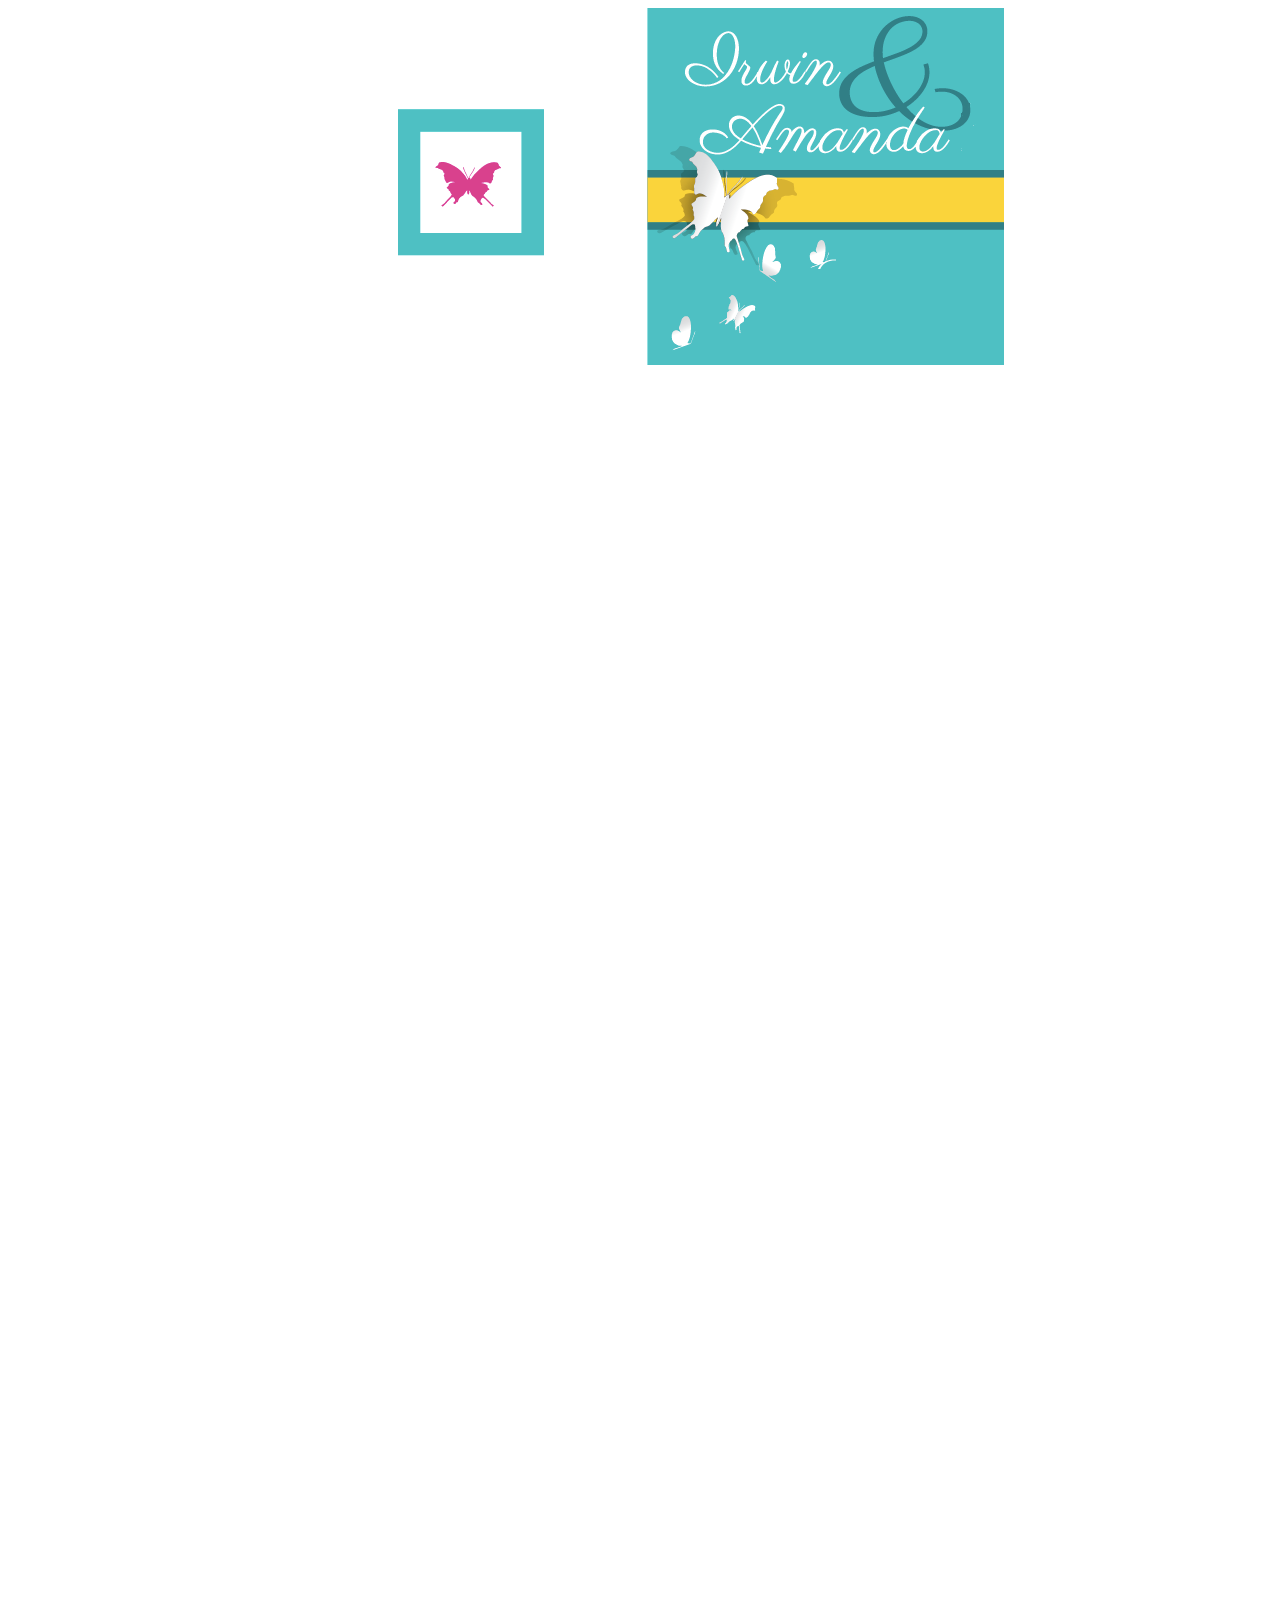
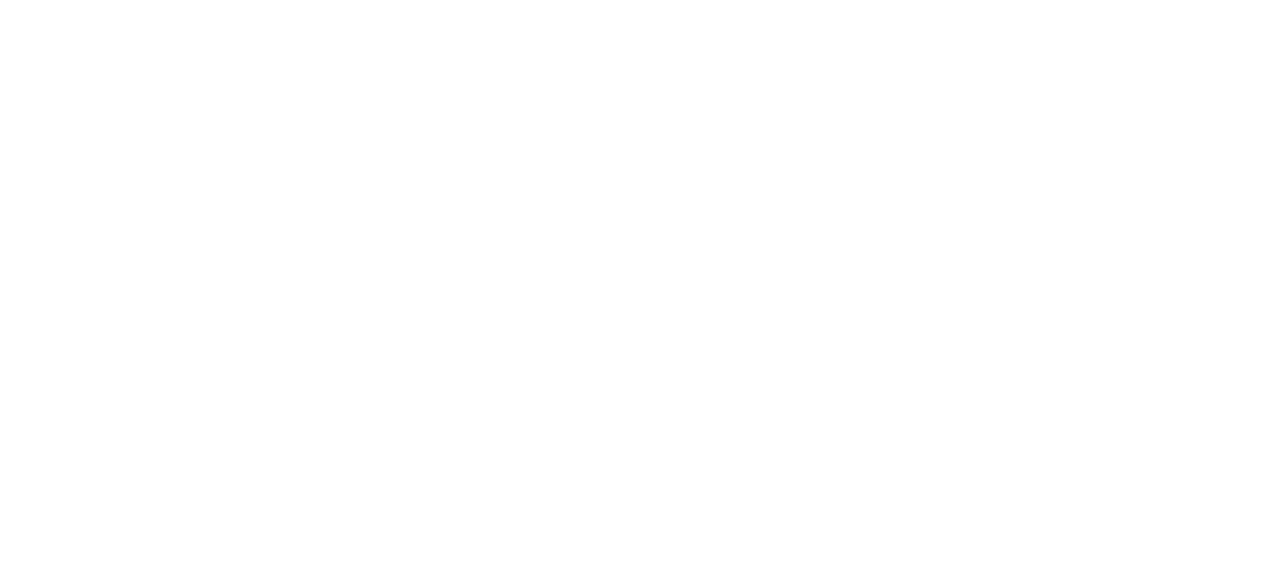
<file: indextest.html>
﻿<!DOCTYPE html>
<html xmlns="http://www.w3.org/1999/xhtml">
<head>
    <title></title>
    <style>
        #invitation {
            position: absolute;
            width: 100%;
            height:100%;
            background-color:white;
            padding-bottom: 100%;
        }
        #actual {
            margin: 0 auto;
            top:50%;
            background-image:url(../images/invitation.png);
            background-repeat: no-repeat;
            height: 357px;
            width: 719px;
        }

    </style>
    <script type="text/javascript">

    </script>
</head>
<body>
    <div id="invitation">
        <div id="actual">
            
        </div>
    </div>
</body>
</html>
</file>
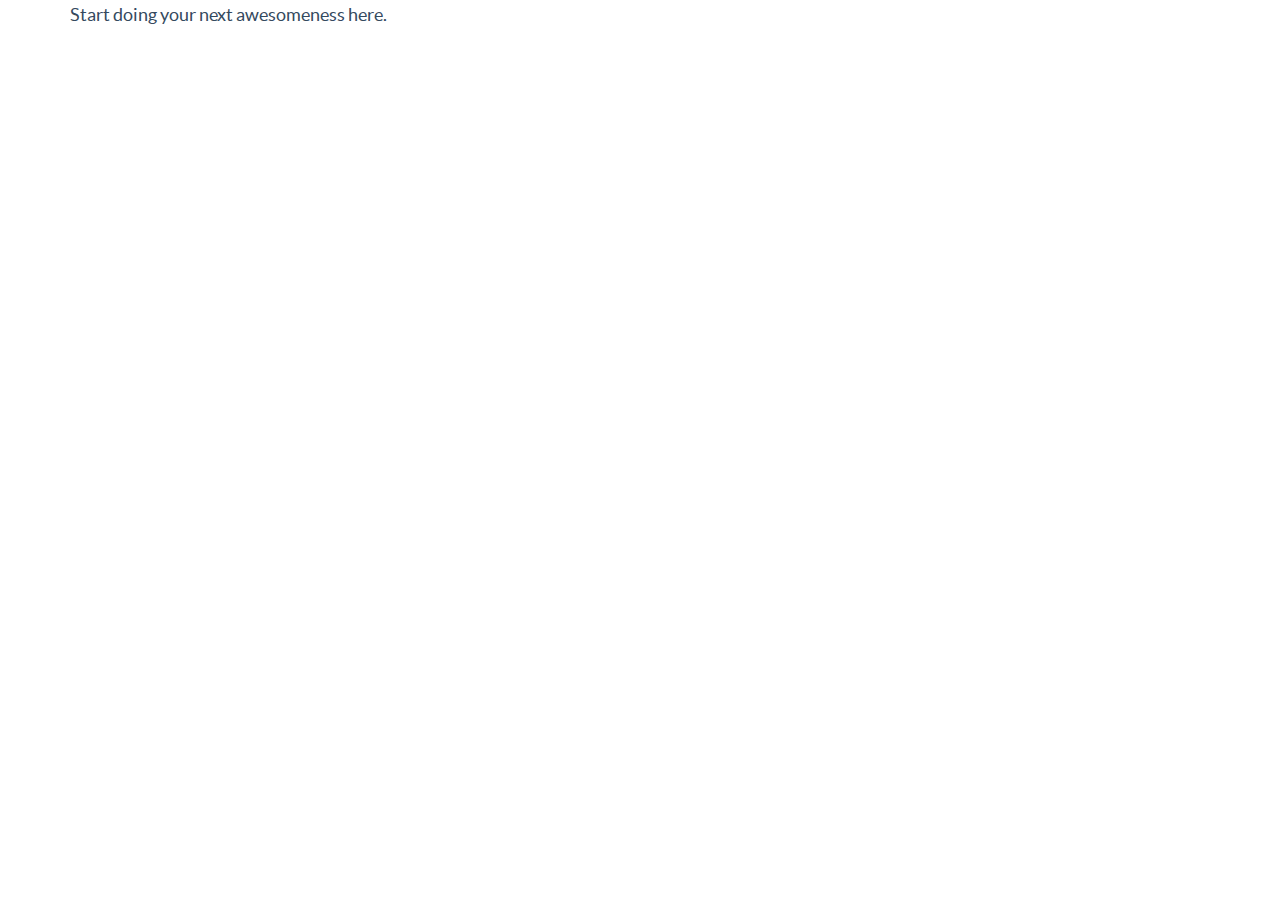
<file: template.html>
<!DOCTYPE html>
<html lang="en">
  <head>
    <meta charset="utf-8">
    <title>Flat UI Free</title>
    <meta name="viewport" content="width=device-width, initial-scale=1.0">

    <!-- Loading Bootstrap -->
    <link href="bootstrap/css/bootstrap.css" rel="stylesheet">

    <!-- Loading Flat UI -->
    <link href="css/flat-ui.css" rel="stylesheet">

    <link rel="shortcut icon" href="images/favicon.ico">

    <!-- HTML5 shim, for IE6-8 support of HTML5 elements. All other JS at the end of file. -->
    <!--[if lt IE 9]>
      <script src="js/html5shiv.js"></script>
      <script src="js/respond.min.js"></script>
    <![endif]-->
  </head>
  <body>
    <div class="container">
        Start doing your next awesomeness here.
    </div>
    <!-- /.container -->


    <!-- Load JS here for greater good =============================-->
    <script src="js/jquery-1.8.3.min.js"></script>
    <script src="js/jquery-ui-1.10.3.custom.min.js"></script>
    <script src="js/jquery.ui.touch-punch.min.js"></script>
    <script src="js/bootstrap.min.js"></script>
    <script src="js/bootstrap-select.js"></script>
    <script src="js/bootstrap-switch.js"></script>
    <script src="js/flatui-checkbox.js"></script>
    <script src="js/flatui-radio.js"></script>
    <script src="js/jquery.tagsinput.js"></script>
    <script src="js/jquery.placeholder.js"></script>
  </body>
</html>
</file>
<file: bootstrap/css/prettify.css>
.com { color: #93a1a1; }
.lit { color: #195f91; }
.pun, .opn, .clo { color: #93a1a1; }
.fun { color: #dc322f; }
.str, .atv { color: #D14; }
.kwd, .prettyprint .tag { color: #1e347b; }
.typ, .atn, .dec, .var { color: teal; }
.pln { color: #48484c; }

.prettyprint {
  padding: 8px;
  background-color: #f7f7f9;
  border: 1px solid #e1e1e8;
}
.prettyprint.linenums {
  -webkit-box-shadow: inset 40px 0 0 #fbfbfc, inset 41px 0 0 #ececf0;
     -moz-box-shadow: inset 40px 0 0 #fbfbfc, inset 41px 0 0 #ececf0;
          box-shadow: inset 40px 0 0 #fbfbfc, inset 41px 0 0 #ececf0;
}

/* Specify class=linenums on a pre to get line numbering */
ol.linenums {
  margin: 0 0 0 33px; /* IE indents via margin-left */
}
ol.linenums li {
  padding-left: 12px;
  color: #bebec5;
  line-height: 20px;
  text-shadow: 0 1px 0 #fff;
}
</file>
<file: css/flat-ui.css>
@font-face {
  font-family: 'Lato';
  src: url('../fonts/lato/lato-black.eot');
  src: url('../fonts/lato/lato-black.eot?#iefix') format('embedded-opentype'), url('../fonts/lato/lato-black.woff') format('woff'), url('../fonts/lato/lato-black.ttf') format('truetype'), url('../fonts/lato/lato-black.svg#latoblack') format('svg');
  font-weight: 900;
  font-style: normal;
}
@font-face {
  font-family: 'Lato';
  src: url('../fonts/lato/lato-bold.eot');
  src: url('../fonts/lato/lato-bold.eot?#iefix') format('embedded-opentype'), url('../fonts/lato/lato-bold.woff') format('woff'), url('../fonts/lato/lato-bold.ttf') format('truetype'), url('../fonts/lato/lato-bold.svg#latobold') format('svg');
  font-weight: bold;
  font-style: normal;
}
@font-face {
  font-family: 'Lato';
  src: url('../fonts/lato/lato-bolditalic.eot');
  src: url('../fonts/lato/lato-bolditalic.eot?#iefix') format('embedded-opentype'), url('../fonts/lato/lato-bolditalic.woff') format('woff'), url('../fonts/lato/lato-bolditalic.ttf') format('truetype'), url('../fonts/lato/lato-bolditalic.svg#latobold-italic') format('svg');
  font-weight: bold;
  font-style: italic;
}
@font-face {
  font-family: 'Lato';
  src: url('../fonts/lato/lato-italic.eot');
  src: url('../fonts/lato/lato-italic.eot?#iefix') format('embedded-opentype'), url('../fonts/lato/lato-italic.woff') format('woff'), url('../fonts/lato/lato-italic.ttf') format('truetype'), url('../fonts/lato/lato-italic.svg#latoitalic') format('svg');
  font-weight: normal;
  font-style: italic;
}
@font-face {
  font-family: 'Lato';
  src: url('../fonts/lato/lato-light.eot');
  src: url('../fonts/lato/lato-light.eot?#iefix') format('embedded-opentype'), url('../fonts/lato/lato-light.woff') format('woff'), url('../fonts/lato/lato-light.ttf') format('truetype'), url('../fonts/lato/lato-light.svg#latolight') format('svg');
  font-weight: 300;
  font-style: normal;
}
@font-face {
  font-family: 'Lato';
  src: url('../fonts/lato/lato-regular.eot');
  src: url('../fonts/lato/lato-regular.eot?#iefix') format('embedded-opentype'), url('../fonts/lato/lato-regular.woff') format('woff'), url('../fonts/lato/lato-regular.ttf') format('truetype'), url('../fonts/lato/lato-regular.svg#latoregular') format('svg');
  font-weight: normal;
  font-style: normal;
}
@font-face {
  font-family: "Flat-UI-Icons";
  src: url('../fonts/flat-ui-icons-regular.eot');
  src: url('../fonts/flat-ui-icons-regular.eot?#iefix') format('embedded-opentype'), url('../fonts/flat-ui-icons-regular.woff') format('woff'), url('../fonts/flat-ui-icons-regular.ttf') format('truetype'), url('../fonts/flat-ui-icons-regular.svg#flat-ui-icons-regular') format('svg');
  font-weight: normal;
  font-style: normal;
}
/* Use the following CSS code if you want to use data attributes for inserting your icons */
[data-icon]:before {
  font-family: 'Flat-UI-Icons';
  content: attr(data-icon);
  speak: none;
  font-weight: normal;
  font-variant: normal;
  text-transform: none;
  -webkit-font-smoothing: antialiased;
  -moz-osx-font-smoothing: grayscale;
}
/* Use the following CSS code if you want to have a class per icon */
/*
Instead of a list of all class selectors,
you can use the generic selector below, but it's slower:
[class*="fui-"] {
*/
.fui-arrow-right,
.fui-arrow-left,
.fui-cmd,
.fui-check-inverted,
.fui-heart,
.fui-location,
.fui-plus,
.fui-check,
.fui-cross,
.fui-list,
.fui-new,
.fui-video,
.fui-photo,
.fui-volume,
.fui-time,
.fui-eye,
.fui-chat,
.fui-search,
.fui-user,
.fui-mail,
.fui-lock,
.fui-gear,
.fui-radio-unchecked,
.fui-radio-checked,
.fui-checkbox-unchecked,
.fui-checkbox-checked,
.fui-calendar-solid,
.fui-pause,
.fui-play,
.fui-check-inverted-2 {
  display: inline-block;
  font-family: 'Flat-UI-Icons';
  speak: none;
  font-style: normal;
  font-weight: normal;
  font-variant: normal;
  text-transform: none;
  -webkit-font-smoothing: antialiased;
  -moz-osx-font-smoothing: grayscale;
}
.fui-arrow-right:before {
  content: "\e02c";
}
.fui-arrow-left:before {
  content: "\e02d";
}
.fui-cmd:before {
  content: "\e02f";
}
.fui-check-inverted:before {
  content: "\e006";
}
.fui-heart:before {
  content: "\e007";
}
.fui-location:before {
  content: "\e008";
}
.fui-plus:before {
  content: "\e009";
}
.fui-check:before {
  content: "\e00a";
}
.fui-cross:before {
  content: "\e00b";
}
.fui-list:before {
  content: "\e00c";
}
.fui-new:before {
  content: "\e00d";
}
.fui-video:before {
  content: "\e00e";
}
.fui-photo:before {
  content: "\e00f";
}
.fui-volume:before {
  content: "\e010";
}
.fui-time:before {
  content: "\e011";
}
.fui-eye:before {
  content: "\e012";
}
.fui-chat:before {
  content: "\e013";
}
.fui-search:before {
  content: "\e01c";
}
.fui-user:before {
  content: "\e01d";
}
.fui-mail:before {
  content: "\e01e";
}
.fui-lock:before {
  content: "\e01f";
}
.fui-gear:before {
  content: "\e024";
}
.fui-radio-unchecked:before {
  content: "\e02b";
}
.fui-radio-checked:before {
  content: "\e032";
}
.fui-checkbox-unchecked:before {
  content: "\e033";
}
.fui-checkbox-checked:before {
  content: "\e034";
}
.fui-calendar-solid:before {
  content: "\e022";
}
.fui-pause:before {
  content: "\e03b";
}
.fui-play:before {
  content: "\e03c";
}
.fui-check-inverted-2:before {
  content: "\e000";
}
.dropdown-arrow-inverse {
  border-bottom-color: #34495e !important;
  border-top-color: #34495e !important;
}
body {
  font-family: "Lato", Helvetica, Arial, sans-serif;
  font-size: 18px;
  line-height: 1.72222;
  color: #34495e;
  background-color: #ffffff;
}
a {
  color: #16a085;
  text-decoration: none;
  -webkit-transition: 0.25s;
  transition: 0.25s;
}
a:hover,
a:focus {
  color: #1abc9c;
  text-decoration: none;
}
a:focus {
  outline: none;
}
.img-rounded {
  border-radius: 6px;
}
.img-thumbnail {
  padding: 4px;
  line-height: 1.72222;
  background-color: #ffffff;
  border: 2px solid #bdc3c7;
  border-radius: 6px;
  -webkit-transition: all 0.25s ease-in-out;
  transition: all 0.25s ease-in-out;
  display: inline-block;
  max-width: 100%;
  height: auto;
}
.img-comment {
  font-size: 15px;
  line-height: 1.2;
  font-style: italic;
  margin: 24px 0;
}
h1,
h2,
h3,
h4,
h5,
h6,
.h1,
.h2,
.h3,
.h4,
.h5,
.h6 {
  font-family: inherit;
  font-weight: 700;
  line-height: 1.1;
  color: inherit;
}
h1 small,
h2 small,
h3 small,
h4 small,
h5 small,
h6 small,
.h1 small,
.h2 small,
.h3 small,
.h4 small,
.h5 small,
.h6 small {
  color: #e7e9ec;
}
h1,
h2,
h3 {
  margin-top: 30px;
  margin-bottom: 15px;
}
h4,
h5,
h6 {
  margin-top: 15px;
  margin-bottom: 15px;
}
h6 {
  font-weight: normal;
}
h1,
.h1 {
  font-size: 61px;
}
h2,
.h2 {
  font-size: 53px;
}
h3,
.h3 {
  font-size: 40px;
}
h4,
.h4 {
  font-size: 29px;
}
h5,
.h5 {
  font-size: 28px;
}
h6,
.h6 {
  font-size: 24px;
}
p {
  font-size: 18px;
  line-height: 1.72222;
  margin: 0 0 15px;
}
.lead {
  margin-bottom: 30px;
  font-size: 28px;
  line-height: 1.46428571;
  font-weight: 300;
}
@media (min-width: 768px) {
  .lead {
    font-size: 30.006px;
  }
}
small,
.small {
  font-size: 83%;
  line-height: 2.067;
}
.text-muted {
  color: #bdc3c7;
}
.text-inverse {
  color: #ffffff;
}
.text-primary {
  color: #1abc9c;
}
a.text-primary:hover {
  color: #15967d;
}
.text-warning {
  color: #f1c40f;
}
a.text-warning:hover {
  color: #c19d0c;
}
.text-danger {
  color: #e74c3c;
}
a.text-danger:hover {
  color: #b93d30;
}
.text-success {
  color: #2ecc71;
}
a.text-success:hover {
  color: #25a35a;
}
.text-info {
  color: #3498db;
}
a.text-info:hover {
  color: #2a7aaf;
}
.bg-primary {
  color: #ffffff;
  background-color: #34495e;
}
a.bg-primary:hover {
  background-color: #222f3d;
}
.bg-success {
  background-color: #dff0d8;
}
a.bg-success:hover {
  background-color: #c1e2b3;
}
.bg-info {
  background-color: #d9edf7;
}
a.bg-info:hover {
  background-color: #afd9ee;
}
.bg-warning {
  background-color: #fcf8e3;
}
a.bg-warning:hover {
  background-color: #f7ecb5;
}
.bg-danger {
  background-color: #f2dede;
}
a.bg-danger:hover {
  background-color: #e4b9b9;
}
.page-header {
  padding-bottom: 14px;
  margin: 60px 0 30px;
  border-bottom: 1px solid #e7e9ec;
}
ul,
ol {
  margin-bottom: 15px;
}
dl {
  margin-bottom: 30px;
}
dt,
dd {
  line-height: 1.72222;
}
@media (min-width: 768px) {
  .dl-horizontal dt {
    width: 160px;
  }
  .dl-horizontal dd {
    margin-left: 180px;
  }
}
abbr[title],
abbr[data-original-title] {
  border-bottom: 1px dotted #bdc3c7;
}
blockquote {
  border-left: 3px solid #e7e9ec;
  padding: 0 0 0 16px;
  margin: 0 0 30px;
}
blockquote p {
  font-size: 20px;
  line-height: 1.55;
  font-weight: normal;
  margin-bottom: .4em;
}
blockquote small,
blockquote .small {
  font-size: 18px;
  line-height: 1.72222;
  font-style: italic;
  color: inherit;
}
blockquote small:before,
blockquote .small:before {
  content: "";
}
blockquote.pull-right {
  padding-right: 16px;
  padding-left: 0;
  border-right: 3px solid #e7e9ec;
  border-left: 0;
}
blockquote.pull-right small:after {
  content: "";
}
address {
  margin-bottom: 30px;
  line-height: 1.72222;
}
code,
kbd,
pre,
samp {
  font-family: Monaco, Menlo, Consolas, "Courier New", monospace;
}
code {
  padding: 2px 6px;
  font-size: 85%;
  color: #c7254e;
  background-color: #f9f2f4;
  border-radius: 4px;
}
kbd {
  padding: 2px 6px;
  font-size: 85%;
  color: #ffffff;
  background-color: #34495e;
  border-radius: 4px;
  box-shadow: none;
}
pre {
  padding: 8px;
  margin: 0 0 15px;
  font-size: 13px;
  line-height: 1.72222;
  color: inherit;
  background-color: #ffffff;
  border: 2px solid #e7e9ec;
  border-radius: 6px;
  white-space: pre;
}
.pre-scrollable {
  max-height: 340px;
}
.thumbnail {
  display: block;
  padding: 4px;
  margin-bottom: 5px;
  line-height: 1.72222;
  background-color: #ffffff;
  border: 2px solid #bdc3c7;
  border-radius: 6px;
  -webkit-transition: all 0.25s ease-in-out;
  transition: all 0.25s ease-in-out;
}
.thumbnail > img,
.thumbnail a > img {
  display: block;
  max-width: 100%;
  height: auto;
  margin-left: auto;
  margin-right: auto;
}
a.thumbnail:hover,
a.thumbnail:focus,
a.thumbnail.active {
  border-color: #16a085;
}
.thumbnail .caption {
  padding: 9px;
  color: #34495e;
}
.btn {
  border: none;
  font-size: 15px;
  font-weight: normal;
  line-height: 1.4;
  border-radius: 4px;
  padding: 10px 15px;
  -webkit-font-smoothing: subpixel-antialiased;
  -webkit-transition: border .25s linear, color .25s linear, background-color .25s linear;
  transition: border .25s linear, color .25s linear, background-color .25s linear;
}
.btn:hover,
.btn:focus {
  outline: none;
  color: #ffffff;
}
.btn:active,
.btn.active {
  outline: none;
  -webkit-box-shadow: none;
  box-shadow: none;
}
.btn.disabled,
.btn[disabled],
fieldset[disabled] .btn {
  background-color: #bdc3c7;
  color: rgba(255, 255, 255, 0.75);
  opacity: 0.7;
  filter: alpha(opacity=70);
}
.btn > [class^="fui-"] {
  margin: 0 1px;
  position: relative;
  line-height: 1;
  top: 1px;
}
.btn-xs.btn > [class^="fui-"] {
  font-size: 11px;
  top: 0;
}
.btn-hg.btn > [class^="fui-"] {
  top: 2px;
}
.btn-default {
  color: #ffffff;
  background-color: #bdc3c7;
}
.btn-default:hover,
.btn-default:focus,
.btn-default:active,
.btn-default.active,
.open .dropdown-toggle.btn-default {
  color: #ffffff;
  background-color: #cacfd2;
  border-color: #cacfd2;
}
.btn-default:active,
.btn-default.active,
.open .dropdown-toggle.btn-default {
  background: #a1a6a9;
  border-color: #a1a6a9;
}
.btn-default.disabled,
.btn-default[disabled],
fieldset[disabled] .btn-default,
.btn-default.disabled:hover,
.btn-default[disabled]:hover,
fieldset[disabled] .btn-default:hover,
.btn-default.disabled:focus,
.btn-default[disabled]:focus,
fieldset[disabled] .btn-default:focus,
.btn-default.disabled:active,
.btn-default[disabled]:active,
fieldset[disabled] .btn-default:active,
.btn-default.disabled.active,
.btn-default[disabled].active,
fieldset[disabled] .btn-default.active {
  background-color: #bdc3c7;
  border-color: #bdc3c7;
}
.btn-primary {
  color: #ffffff;
  background-color: #1abc9c;
}
.btn-primary:hover,
.btn-primary:focus,
.btn-primary:active,
.btn-primary.active,
.open .dropdown-toggle.btn-primary {
  color: #ffffff;
  background-color: #48c9b0;
  border-color: #48c9b0;
}
.btn-primary:active,
.btn-primary.active,
.open .dropdown-toggle.btn-primary {
  background: #16a085;
  border-color: #16a085;
}
.btn-primary.disabled,
.btn-primary[disabled],
fieldset[disabled] .btn-primary,
.btn-primary.disabled:hover,
.btn-primary[disabled]:hover,
fieldset[disabled] .btn-primary:hover,
.btn-primary.disabled:focus,
.btn-primary[disabled]:focus,
fieldset[disabled] .btn-primary:focus,
.btn-primary.disabled:active,
.btn-primary[disabled]:active,
fieldset[disabled] .btn-primary:active,
.btn-primary.disabled.active,
.btn-primary[disabled].active,
fieldset[disabled] .btn-primary.active {
  background-color: #1abc9c;
  border-color: #1abc9c;
}
.btn-info {
  color: #ffffff;
  background-color: #3498db;
}
.btn-info:hover,
.btn-info:focus,
.btn-info:active,
.btn-info.active,
.open .dropdown-toggle.btn-info {
  color: #ffffff;
  background-color: #5dade2;
  border-color: #5dade2;
}
.btn-info:active,
.btn-info.active,
.open .dropdown-toggle.btn-info {
  background: #2c81ba;
  border-color: #2c81ba;
}
.btn-info.disabled,
.btn-info[disabled],
fieldset[disabled] .btn-info,
.btn-info.disabled:hover,
.btn-info[disabled]:hover,
fieldset[disabled] .btn-info:hover,
.btn-info.disabled:focus,
.btn-info[disabled]:focus,
fieldset[disabled] .btn-info:focus,
.btn-info.disabled:active,
.btn-info[disabled]:active,
fieldset[disabled] .btn-info:active,
.btn-info.disabled.active,
.btn-info[disabled].active,
fieldset[disabled] .btn-info.active {
  background-color: #3498db;
  border-color: #3498db;
}
.btn-danger {
  color: #ffffff;
  background-color: #e74c3c;
}
.btn-danger:hover,
.btn-danger:focus,
.btn-danger:active,
.btn-danger.active,
.open .dropdown-toggle.btn-danger {
  color: #ffffff;
  background-color: #ec7063;
  border-color: #ec7063;
}
.btn-danger:active,
.btn-danger.active,
.open .dropdown-toggle.btn-danger {
  background: #c44133;
  border-color: #c44133;
}
.btn-danger.disabled,
.btn-danger[disabled],
fieldset[disabled] .btn-danger,
.btn-danger.disabled:hover,
.btn-danger[disabled]:hover,
fieldset[disabled] .btn-danger:hover,
.btn-danger.disabled:focus,
.btn-danger[disabled]:focus,
fieldset[disabled] .btn-danger:focus,
.btn-danger.disabled:active,
.btn-danger[disabled]:active,
fieldset[disabled] .btn-danger:active,
.btn-danger.disabled.active,
.btn-danger[disabled].active,
fieldset[disabled] .btn-danger.active {
  background-color: #e74c3c;
  border-color: #e74c3c;
}
.btn-success {
  color: #ffffff;
  background-color: #2ecc71;
}
.btn-success:hover,
.btn-success:focus,
.btn-success:active,
.btn-success.active,
.open .dropdown-toggle.btn-success {
  color: #ffffff;
  background-color: #58d68d;
  border-color: #58d68d;
}
.btn-success:active,
.btn-success.active,
.open .dropdown-toggle.btn-success {
  background: #27ad60;
  border-color: #27ad60;
}
.btn-success.disabled,
.btn-success[disabled],
fieldset[disabled] .btn-success,
.btn-success.disabled:hover,
.btn-success[disabled]:hover,
fieldset[disabled] .btn-success:hover,
.btn-success.disabled:focus,
.btn-success[disabled]:focus,
fieldset[disabled] .btn-success:focus,
.btn-success.disabled:active,
.btn-success[disabled]:active,
fieldset[disabled] .btn-success:active,
.btn-success.disabled.active,
.btn-success[disabled].active,
fieldset[disabled] .btn-success.active {
  background-color: #2ecc71;
  border-color: #2ecc71;
}
.btn-warning {
  color: #ffffff;
  background-color: #f1c40f;
}
.btn-warning:hover,
.btn-warning:focus,
.btn-warning:active,
.btn-warning.active,
.open .dropdown-toggle.btn-warning {
  color: #ffffff;
  background-color: #f5d313;
  border-color: #f5d313;
}
.btn-warning:active,
.btn-warning.active,
.open .dropdown-toggle.btn-warning {
  background: #cda70d;
  border-color: #cda70d;
}
.btn-warning.disabled,
.btn-warning[disabled],
fieldset[disabled] .btn-warning,
.btn-warning.disabled:hover,
.btn-warning[disabled]:hover,
fieldset[disabled] .btn-warning:hover,
.btn-warning.disabled:focus,
.btn-warning[disabled]:focus,
fieldset[disabled] .btn-warning:focus,
.btn-warning.disabled:active,
.btn-warning[disabled]:active,
fieldset[disabled] .btn-warning:active,
.btn-warning.disabled.active,
.btn-warning[disabled].active,
fieldset[disabled] .btn-warning.active {
  background-color: #f1c40f;
  border-color: #f1c40f;
}
.btn-inverse {
  color: #ffffff;
  background-color: #34495e;
}
.btn-inverse:hover,
.btn-inverse:focus,
.btn-inverse:active,
.btn-inverse.active,
.open .dropdown-toggle.btn-inverse {
  color: #ffffff;
  background-color: #415b76;
  border-color: #415b76;
}
.btn-inverse:active,
.btn-inverse.active,
.open .dropdown-toggle.btn-inverse {
  background: #2c3e50;
  border-color: #2c3e50;
}
.btn-inverse.disabled,
.btn-inverse[disabled],
fieldset[disabled] .btn-inverse,
.btn-inverse.disabled:hover,
.btn-inverse[disabled]:hover,
fieldset[disabled] .btn-inverse:hover,
.btn-inverse.disabled:focus,
.btn-inverse[disabled]:focus,
fieldset[disabled] .btn-inverse:focus,
.btn-inverse.disabled:active,
.btn-inverse[disabled]:active,
fieldset[disabled] .btn-inverse:active,
.btn-inverse.disabled.active,
.btn-inverse[disabled].active,
fieldset[disabled] .btn-inverse.active {
  background-color: #34495e;
  border-color: #34495e;
}
.btn-embossed {
  -webkit-box-shadow: inset 0 -2px 0 rgba(0, 0, 0, 0.15);
  box-shadow: inset 0 -2px 0 rgba(0, 0, 0, 0.15);
}
.btn-embossed.active,
.btn-embossed:active {
  -webkit-box-shadow: inset 0 2px 0 rgba(0, 0, 0, 0.15);
  box-shadow: inset 0 2px 0 rgba(0, 0, 0, 0.15);
}
.btn-wide {
  min-width: 140px;
  padding-left: 30px;
  padding-right: 30px;
}
.btn-link {
  color: #16a085;
}
.btn-link:hover,
.btn-link:focus {
  color: #1abc9c;
  text-decoration: underline;
  background-color: transparent;
}
.btn-link[disabled]:hover,
fieldset[disabled] .btn-link:hover,
.btn-link[disabled]:focus,
fieldset[disabled] .btn-link:focus {
  color: #bdc3c7;
  text-decoration: none;
}
.btn-hg {
  padding: 13px 20px;
  font-size: 22px;
  line-height: 1.227;
  border-radius: 6px;
}
.btn-lg {
  padding: 10px 19px;
  font-size: 17px;
  line-height: 1.471;
  border-radius: 6px;
}
.btn-sm {
  padding: 9px 13px;
  font-size: 13px;
  line-height: 1.385;
  border-radius: 4px;
}
.btn-xs {
  padding: 6px 9px;
  font-size: 12px;
  line-height: 1.083;
  border-radius: 3px;
}
.btn-tip {
  font-weight: 300;
  padding-left: 10px;
  font-size: 92%;
}
.btn-block {
  white-space: normal;
}
.btn-default .caret {
  border-top-color: #ffffff;
}
.btn-primary .caret,
.btn-success .caret,
.btn-warning .caret,
.btn-danger .caret,
.btn-info .caret {
  border-top-color: #ffffff;
}
.dropup .btn-default .caret {
  border-bottom-color: #ffffff;
}
.dropup .btn-primary .caret,
.dropup .btn-success .caret,
.dropup .btn-warning .caret,
.dropup .btn-danger .caret,
.dropup .btn-info .caret {
  border-bottom-color: #ffffff;
}
.btn-group-xs > .btn {
  padding: 6px 9px;
  font-size: 12px;
  line-height: 1.083;
  border-radius: 3px;
}
.btn-group-sm > .btn {
  padding: 9px 13px;
  font-size: 13px;
  line-height: 1.385;
  border-radius: 4px;
}
.btn-group-lg > .btn {
  padding: 10px 19px;
  font-size: 17px;
  line-height: 1.471;
  border-radius: 6px;
}
.btn-group-gh > .btn {
  padding: 13px 20px;
  font-size: 22px;
  line-height: 1.227;
  border-radius: 6px;
}
.btn-group > .btn + .btn {
  margin-left: 0;
}
.btn-group > .btn + .dropdown-toggle {
  border-left: 2px solid rgba(52, 73, 94, 0.15);
  padding-left: 12px;
  padding-right: 12px;
}
.btn-group > .btn + .dropdown-toggle .caret {
  margin-left: 3px;
  margin-right: 3px;
}
.btn-group > .btn.btn-gh + .dropdown-toggle .caret {
  margin-left: 7px;
  margin-right: 7px;
}
.btn-group > .btn.btn-sm + .dropdown-toggle .caret {
  margin-left: 0;
  margin-right: 0;
}
.dropdown-toggle .caret {
  margin-left: 8px;
}
.btn-group > .btn,
.btn-group > .dropdown-menu,
.btn-group > .popover {
  font-weight: 400;
}
.btn-group:focus .dropdown-toggle {
  outline: none;
  -webkit-transition: 0.25s;
  transition: 0.25s;
}
.btn-group.open .dropdown-toggle {
  color: rgba(255, 255, 255, 0.75);
  -webkit-box-shadow: none;
  box-shadow: none;
}
.btn-toolbar .btn.active {
  color: #ffffff;
}
.btn-toolbar .btn > [class^="fui-"] {
  font-size: 16px;
  margin: 0 1px;
}
.caret {
  border-width: 8px 6px;
  border-bottom-color: #34495e;
  border-top-color: #34495e;
  border-style: solid;
  border-bottom-style: none;
  -webkit-transition: 0.25s;
  transition: 0.25s;
  -webkit-transform: scale(1.001);
  -ms-transform: scale(1.001);
  transform: scale(1.001);
}
.dropup .caret,
.dropup .btn-lg .caret,
.navbar-fixed-bottom .dropdown .caret {
  border-bottom-width: 8px;
}
.btn-lg .caret {
  border-top-width: 8px;
  border-right-width: 6px;
  border-left-width: 6px;
}
.select {
  display: inline-block;
  margin-bottom: 10px;
}
[class*="span"] > .select[class*="span"] {
  margin-left: 0;
}
.select[class*="span"] .btn {
  width: 100%;
}
.select.select-block {
  display: block;
  float: none;
  margin-left: 0;
  width: auto;
}
.select.select-block:before,
.select.select-block:after {
  content: " ";
  /* 1 */

  display: table;
  /* 2 */

}
.select.select-block:after {
  clear: both;
}
.select.select-block .btn {
  width: 100%;
}
.select.select-block .dropdown-menu {
  width: 100%;
}
.select .btn {
  width: 220px;
}
.select .btn.btn-hg .filter-option {
  left: 20px;
  right: 40px;
  top: 13px;
}
.select .btn.btn-hg .caret {
  right: 20px;
}
.select .btn.btn-lg .filter-option {
  left: 18px;
  right: 38px;
}
.select .btn.btn-sm .filter-option {
  left: 13px;
  right: 33px;
}
.select .btn.btn-sm .caret {
  right: 13px;
}
.select .btn.btn-xs .filter-option {
  left: 13px;
  right: 33px;
  top: 5px;
}
.select .btn.btn-xs .caret {
  right: 13px;
}
.select .btn .filter-option {
  height: 26px;
  left: 13px;
  overflow: hidden;
  position: absolute;
  right: 33px;
  text-align: left;
  top: 10px;
}
.select .btn .caret {
  position: absolute;
  right: 16px;
  top: 50%;
  margin-top: -3px;
}
.select .btn .dropdown-toggle {
  border-radius: 6px;
}
.select .btn .dropdown-menu {
  min-width: 100%;
}
.select .btn .dropdown-menu dt {
  cursor: default;
  display: block;
  padding: 3px 20px;
}
.select .btn .dropdown-menu li:not(.disabled) > a:hover small {
  color: rgba(255, 255, 255, 0.004);
}
.select .btn .dropdown-menu li > a {
  min-height: 20px;
}
.select .btn .dropdown-menu li > a.opt {
  padding-left: 35px;
}
.select .btn .dropdown-menu li small {
  padding-left: .5em;
}
.select .btn .dropdown-menu li > dt small {
  font-weight: normal;
}
.select .btn > .disabled,
.select .btn .dropdown-menu li.disabled > a {
  cursor: default;
}
.select .caret {
  border-bottom-color: #ffffff;
  border-top-color: #ffffff;
}
legend {
  display: block;
  width: 100%;
  padding: 0;
  margin-bottom: 15px;
  font-size: 24px;
  line-height: inherit;
  color: inherit;
  border-bottom: none;
}
textarea {
  font-size: 20px;
  line-height: 24px;
  padding: 5px 11px;
}
input[type="search"] {
  -webkit-appearance: none !important;
}
label {
  font-weight: normal;
  font-size: 15px;
  line-height: 2.4;
}
.form-control:-moz-placeholder {
  color: #b2bcc5;
}
.form-control::-moz-placeholder {
  color: #b2bcc5;
  opacity: 1;
}
.form-control:-ms-input-placeholder {
  color: #b2bcc5;
}
.form-control::-webkit-input-placeholder {
  color: #b2bcc5;
}
.form-control.placeholder {
  color: #b2bcc5;
}
.form-control {
  border: 2px solid #bdc3c7;
  color: #34495e;
  font-family: "Lato", Helvetica, Arial, sans-serif;
  font-size: 15px;
  line-height: 1.467;
  padding: 8px 12px;
  height: 42px;
  -webkit-appearance: none;
  border-radius: 6px;
  -webkit-box-shadow: none;
  box-shadow: none;
  -webkit-transition: border .25s linear, color .25s linear, background-color .25s linear;
  transition: border .25s linear, color .25s linear, background-color .25s linear;
}
.form-group.focus .form-control,
.form-control:focus {
  border-color: #1abc9c;
  outline: 0;
  -webkit-box-shadow: none;
  box-shadow: none;
}
.form-control[disabled],
.form-control[readonly],
fieldset[disabled] .form-control {
  background-color: #f4f6f6;
  border-color: #d5dbdb;
  color: #d5dbdb;
  cursor: default;
  opacity: 0.7;
  filter: alpha(opacity=70);
}
.form-control.flat {
  border-color: transparent;
}
.form-control.flat:hover {
  border-color: #bdc3c7;
}
.form-control.flat:focus {
  border-color: #1abc9c;
}
.input-sm {
  height: 35px;
  padding: 6px 10px;
  font-size: 13px;
  line-height: 1.462;
  border-radius: 6px;
}
select.input-sm {
  height: 35px;
  line-height: 35px;
}
textarea.input-sm,
select[multiple].input-sm {
  height: auto;
}
.input-lg {
  height: 45px;
  padding: 10px 15px;
  font-size: 17px;
  line-height: 1.235;
  border-radius: 6px;
}
select.input-lg {
  height: 45px;
  line-height: 45px;
}
textarea.input-lg,
select[multiple].input-lg {
  height: auto;
}
.input-hg {
  height: 53px;
  padding: 10px 16px;
  font-size: 22px;
  line-height: 1.318;
  border-radius: 6px;
}
select.input-hg {
  height: 53px;
  line-height: 53px;
}
textarea.input-hg,
select[multiple].input-hg {
  height: auto;
}
.has-warning .help-block,
.has-warning .control-label,
.has-warning .radio,
.has-warning .checkbox,
.has-warning .radio-inline,
.has-warning .checkbox-inline {
  color: #f1c40f;
}
.has-warning .form-control {
  color: #f1c40f;
  border-color: #f1c40f;
  -webkit-box-shadow: none;
  box-shadow: none;
}
.has-warning .form-control:-moz-placeholder {
  color: #f1c40f;
}
.has-warning .form-control::-moz-placeholder {
  color: #f1c40f;
  opacity: 1;
}
.has-warning .form-control:-ms-input-placeholder {
  color: #f1c40f;
}
.has-warning .form-control::-webkit-input-placeholder {
  color: #f1c40f;
}
.has-warning .form-control.placeholder {
  color: #f1c40f;
}
.has-warning .form-control:focus {
  border-color: #f1c40f;
  -webkit-box-shadow: none;
  box-shadow: none;
}
.has-warning .input-group-addon {
  color: #f1c40f;
  border-color: #f1c40f;
  background-color: #ffffff;
}
.has-error .help-block,
.has-error .control-label,
.has-error .radio,
.has-error .checkbox,
.has-error .radio-inline,
.has-error .checkbox-inline {
  color: #e74c3c;
}
.has-error .form-control {
  color: #e74c3c;
  border-color: #e74c3c;
  -webkit-box-shadow: none;
  box-shadow: none;
}
.has-error .form-control:-moz-placeholder {
  color: #e74c3c;
}
.has-error .form-control::-moz-placeholder {
  color: #e74c3c;
  opacity: 1;
}
.has-error .form-control:-ms-input-placeholder {
  color: #e74c3c;
}
.has-error .form-control::-webkit-input-placeholder {
  color: #e74c3c;
}
.has-error .form-control.placeholder {
  color: #e74c3c;
}
.has-error .form-control:focus {
  border-color: #e74c3c;
  -webkit-box-shadow: none;
  box-shadow: none;
}
.has-error .input-group-addon {
  color: #e74c3c;
  border-color: #e74c3c;
  background-color: #ffffff;
}
.has-success .help-block,
.has-success .control-label,
.has-success .radio,
.has-success .checkbox,
.has-success .radio-inline,
.has-success .checkbox-inline {
  color: #2ecc71;
}
.has-success .form-control {
  color: #2ecc71;
  border-color: #2ecc71;
  -webkit-box-shadow: none;
  box-shadow: none;
}
.has-success .form-control:-moz-placeholder {
  color: #2ecc71;
}
.has-success .form-control::-moz-placeholder {
  color: #2ecc71;
  opacity: 1;
}
.has-success .form-control:-ms-input-placeholder {
  color: #2ecc71;
}
.has-success .form-control::-webkit-input-placeholder {
  color: #2ecc71;
}
.has-success .form-control.placeholder {
  color: #2ecc71;
}
.has-success .form-control:focus {
  border-color: #2ecc71;
  -webkit-box-shadow: none;
  box-shadow: none;
}
.has-success .input-group-addon {
  color: #2ecc71;
  border-color: #2ecc71;
  background-color: #ffffff;
}
.help-block {
  font-size: 15px;
  margin-bottom: 5px;
  color: inherit;
}
.form-group {
  position: relative;
  margin-bottom: 20px;
}
.form-horizontal .control-label,
.form-horizontal .radio,
.form-horizontal .checkbox,
.form-horizontal .radio-inline,
.form-horizontal .checkbox-inline {
  margin-top: 0;
  margin-bottom: 0;
  padding-top: 6px;
}
.form-horizontal .form-group {
  margin-left: -15px;
  margin-right: -15px;
}
.form-horizontal .form-group:before,
.form-horizontal .form-group:after {
  content: " ";
  /* 1 */

  display: table;
  /* 2 */

}
.form-horizontal .form-group:after {
  clear: both;
}
.form-horizontal .form-control-static {
  padding-top: 6px;
}
.form-group {
  position: relative;
}
.form-control + .input-icon {
  position: absolute;
  top: 2px;
  right: 2px;
  line-height: 37px;
  vertical-align: middle;
  font-size: 20px;
  color: #b2bcc5;
  background-color: #ffffff;
  padding: 0 12px 0 0;
  border-radius: 6px;
}
.input-hg + .input-icon {
  line-height: 49px;
  padding: 0 16px 0 0;
}
.input-lg + .input-icon {
  line-height: 41px;
  padding: 0 15px 0 0;
}
.input-sm + .input-icon {
  font-size: 18px;
  line-height: 30px;
  padding: 0 10px 0 0;
}
.has-success .input-icon {
  color: #2ecc71;
}
.has-warning .input-icon {
  color: #f1c40f;
}
.has-error .input-icon {
  color: #e74c3c;
}
.form-control[disabled] + .input-icon,
.form-control[readonly] + .input-icon,
fieldset[disabled] .form-control + .input-icon,
.form-control.disabled + .input-icon {
  color: #d5dbdb;
  background-color: transparent;
  opacity: 0.7;
  filter: alpha(opacity=70);
}
.input-group-hg > .form-control,
.input-group-hg > .input-group-addon,
.input-group-hg > .input-group-btn > .btn {
  height: 53px;
  padding: 10px 16px;
  font-size: 22px;
  line-height: 1.318;
  border-radius: 6px;
}
select.input-group-hg > .form-control,
select.input-group-hg > .input-group-addon,
select.input-group-hg > .input-group-btn > .btn {
  height: 53px;
  line-height: 53px;
}
textarea.input-group-hg > .form-control,
textarea.input-group-hg > .input-group-addon,
textarea.input-group-hg > .input-group-btn > .btn,
select[multiple].input-group-hg > .form-control,
select[multiple].input-group-hg > .input-group-addon,
select[multiple].input-group-hg > .input-group-btn > .btn {
  height: auto;
}
.input-group-lg > .form-control,
.input-group-lg > .input-group-addon,
.input-group-lg > .input-group-btn > .btn {
  height: 45px;
  padding: 10px 15px;
  font-size: 17px;
  line-height: 1.235;
  border-radius: 6px;
}
select.input-group-lg > .form-control,
select.input-group-lg > .input-group-addon,
select.input-group-lg > .input-group-btn > .btn {
  height: 45px;
  line-height: 45px;
}
textarea.input-group-lg > .form-control,
textarea.input-group-lg > .input-group-addon,
textarea.input-group-lg > .input-group-btn > .btn,
select[multiple].input-group-lg > .form-control,
select[multiple].input-group-lg > .input-group-addon,
select[multiple].input-group-lg > .input-group-btn > .btn {
  height: auto;
}
.input-group-sm > .form-control,
.input-group-sm > .input-group-addon,
.input-group-sm > .input-group-btn > .btn {
  height: 35px;
  padding: 6px 10px;
  font-size: 13px;
  line-height: 1.462;
  border-radius: 6px;
}
select.input-group-sm > .form-control,
select.input-group-sm > .input-group-addon,
select.input-group-sm > .input-group-btn > .btn {
  height: 35px;
  line-height: 35px;
}
textarea.input-group-sm > .form-control,
textarea.input-group-sm > .input-group-addon,
textarea.input-group-sm > .input-group-btn > .btn,
select[multiple].input-group-sm > .form-control,
select[multiple].input-group-sm > .input-group-addon,
select[multiple].input-group-sm > .input-group-btn > .btn {
  height: auto;
}
.input-group-addon {
  padding: 10px 12px;
  font-size: 15px;
  color: #ffffff;
  text-align: center;
  background-color: #bdc3c7;
  border: 1px solid #bdc3c7;
  border-radius: 6px;
  -webkit-transition: border .25s linear, color .25s linear, background-color .25s linear;
  transition: border .25s linear, color .25s linear, background-color .25s linear;
}
.input-group-hg .input-group-addon,
.input-group-lg .input-group-addon,
.input-group-sm .input-group-addon {
  line-height: 1;
}
.input-group .form-control:first-child,
.input-group-addon:first-child,
.input-group-btn:first-child > .btn,
.input-group-btn:first-child > .dropdown-toggle,
.input-group-btn:last-child > .btn:not(:last-child):not(.dropdown-toggle) {
  border-bottom-right-radius: 0;
  border-top-right-radius: 0;
}
.input-group .form-control:last-child,
.input-group-addon:last-child,
.input-group-btn:last-child > .btn,
.input-group-btn:last-child > .dropdown-toggle,
.input-group-btn:first-child > .btn:not(:first-child) {
  border-bottom-left-radius: 0;
  border-top-left-radius: 0;
}
.form-group.focus .input-group-addon,
.input-group.focus .input-group-addon {
  background-color: #1abc9c;
  border-color: #1abc9c;
}
.form-group.focus .input-group-btn > .btn-default + .btn-default,
.input-group.focus .input-group-btn > .btn-default + .btn-default {
  border-left-color: #16a085;
}
.form-group.focus .input-group-btn .btn,
.input-group.focus .input-group-btn .btn {
  border-color: #1abc9c;
  background-color: #ffffff;
  color: #1abc9c;
}
.form-group.focus .input-group-btn .btn-default,
.input-group.focus .input-group-btn .btn-default {
  color: #ffffff;
  background-color: #1abc9c;
}
.form-group.focus .input-group-btn .btn-default:hover,
.input-group.focus .input-group-btn .btn-default:hover,
.form-group.focus .input-group-btn .btn-default:focus,
.input-group.focus .input-group-btn .btn-default:focus,
.form-group.focus .input-group-btn .btn-default:active,
.input-group.focus .input-group-btn .btn-default:active,
.form-group.focus .input-group-btn .btn-default.active,
.input-group.focus .input-group-btn .btn-default.active,
.open .dropdown-toggle.form-group.focus .input-group-btn .btn-default,
.open .dropdown-toggle.input-group.focus .input-group-btn .btn-default {
  color: #ffffff;
  background-color: #48c9b0;
  border-color: #48c9b0;
}
.form-group.focus .input-group-btn .btn-default:active,
.input-group.focus .input-group-btn .btn-default:active,
.form-group.focus .input-group-btn .btn-default.active,
.input-group.focus .input-group-btn .btn-default.active,
.open .dropdown-toggle.form-group.focus .input-group-btn .btn-default,
.open .dropdown-toggle.input-group.focus .input-group-btn .btn-default {
  background: #16a085;
  border-color: #16a085;
}
.form-group.focus .input-group-btn .btn-default.disabled,
.input-group.focus .input-group-btn .btn-default.disabled,
.form-group.focus .input-group-btn .btn-default[disabled],
.input-group.focus .input-group-btn .btn-default[disabled],
fieldset[disabled] .form-group.focus .input-group-btn .btn-default,
fieldset[disabled] .input-group.focus .input-group-btn .btn-default,
.form-group.focus .input-group-btn .btn-default.disabled:hover,
.input-group.focus .input-group-btn .btn-default.disabled:hover,
.form-group.focus .input-group-btn .btn-default[disabled]:hover,
.input-group.focus .input-group-btn .btn-default[disabled]:hover,
fieldset[disabled] .form-group.focus .input-group-btn .btn-default:hover,
fieldset[disabled] .input-group.focus .input-group-btn .btn-default:hover,
.form-group.focus .input-group-btn .btn-default.disabled:focus,
.input-group.focus .input-group-btn .btn-default.disabled:focus,
.form-group.focus .input-group-btn .btn-default[disabled]:focus,
.input-group.focus .input-group-btn .btn-default[disabled]:focus,
fieldset[disabled] .form-group.focus .input-group-btn .btn-default:focus,
fieldset[disabled] .input-group.focus .input-group-btn .btn-default:focus,
.form-group.focus .input-group-btn .btn-default.disabled:active,
.input-group.focus .input-group-btn .btn-default.disabled:active,
.form-group.focus .input-group-btn .btn-default[disabled]:active,
.input-group.focus .input-group-btn .btn-default[disabled]:active,
fieldset[disabled] .form-group.focus .input-group-btn .btn-default:active,
fieldset[disabled] .input-group.focus .input-group-btn .btn-default:active,
.form-group.focus .input-group-btn .btn-default.disabled.active,
.input-group.focus .input-group-btn .btn-default.disabled.active,
.form-group.focus .input-group-btn .btn-default[disabled].active,
.input-group.focus .input-group-btn .btn-default[disabled].active,
fieldset[disabled] .form-group.focus .input-group-btn .btn-default.active,
fieldset[disabled] .input-group.focus .input-group-btn .btn-default.active {
  background-color: #1abc9c;
  border-color: #1abc9c;
}
.input-group-btn .btn {
  background-color: #ffffff;
  border: 2px solid #bdc3c7;
  color: #bdc3c7;
  line-height: 18px;
}
.input-group-btn .btn-default {
  color: #ffffff;
  background-color: #bdc3c7;
}
.input-group-btn .btn-default:hover,
.input-group-btn .btn-default:focus,
.input-group-btn .btn-default:active,
.input-group-btn .btn-default.active,
.open .dropdown-toggle.input-group-btn .btn-default {
  color: #ffffff;
  background-color: #cacfd2;
  border-color: #cacfd2;
}
.input-group-btn .btn-default:active,
.input-group-btn .btn-default.active,
.open .dropdown-toggle.input-group-btn .btn-default {
  background: #a1a6a9;
  border-color: #a1a6a9;
}
.input-group-btn .btn-default.disabled,
.input-group-btn .btn-default[disabled],
fieldset[disabled] .input-group-btn .btn-default,
.input-group-btn .btn-default.disabled:hover,
.input-group-btn .btn-default[disabled]:hover,
fieldset[disabled] .input-group-btn .btn-default:hover,
.input-group-btn .btn-default.disabled:focus,
.input-group-btn .btn-default[disabled]:focus,
fieldset[disabled] .input-group-btn .btn-default:focus,
.input-group-btn .btn-default.disabled:active,
.input-group-btn .btn-default[disabled]:active,
fieldset[disabled] .input-group-btn .btn-default:active,
.input-group-btn .btn-default.disabled.active,
.input-group-btn .btn-default[disabled].active,
fieldset[disabled] .input-group-btn .btn-default.active {
  background-color: #bdc3c7;
  border-color: #bdc3c7;
}
.input-group-hg .input-group-btn .btn {
  line-height: 31px;
}
.input-group-lg .input-group-btn .btn {
  line-height: 21px;
}
.input-group-sm .input-group-btn .btn {
  line-height: 19px;
}
.input-group-btn:first-child > .btn {
  border-right-width: 0;
  margin-right: -2px;
}
.input-group-btn:last-child > .btn {
  border-left-width: 0;
  margin-left: -2px;
}
.input-group-btn > .btn-default + .btn-default {
  border-left: 2px solid #bdc3c7;
}
.input-group-btn > .btn:first-child + .btn .caret {
  margin-left: 0;
}
.input-group-rounded .input-group-btn + .form-control,
.input-group-rounded .input-group-btn:last-child .btn {
  border-bottom-right-radius: 20px;
  border-top-right-radius: 20px;
}
.input-group-hg.input-group-rounded .input-group-btn + .form-control,
.input-group-hg.input-group-rounded .input-group-btn:last-child .btn {
  border-bottom-right-radius: 27px;
  border-top-right-radius: 27px;
}
.input-group-lg.input-group-rounded .input-group-btn + .form-control,
.input-group-lg.input-group-rounded .input-group-btn:last-child .btn {
  border-bottom-right-radius: 25px;
  border-top-right-radius: 25px;
}
.input-group-rounded .form-control:first-child,
.input-group-rounded .input-group-btn:first-child .btn {
  border-bottom-left-radius: 20px;
  border-top-left-radius: 20px;
}
.input-group-hg.input-group-rounded .form-control:first-child,
.input-group-hg.input-group-rounded .input-group-btn:first-child .btn {
  border-bottom-left-radius: 27px;
  border-top-left-radius: 27px;
}
.input-group-lg.input-group-rounded .form-control:first-child,
.input-group-lg.input-group-rounded .input-group-btn:first-child .btn {
  border-bottom-left-radius: 25px;
  border-top-left-radius: 25px;
}
.input-group-rounded .input-group-btn + .form-control {
  padding-left: 0;
}
.checkbox,
.radio {
  margin-bottom: 12px;
  padding-left: 32px;
  position: relative;
  -webkit-transition: color 0.25s linear;
  transition: color 0.25s linear;
  font-size: 14px;
  line-height: 1.5;
}
.checkbox input,
.radio input {
  outline: none !important;
  display: none;
}
.checkbox .icons,
.radio .icons {
  color: #bdc3c7;
  display: block;
  height: 20px;
  left: 0;
  position: absolute;
  top: 0;
  width: 20px;
  text-align: center;
  line-height: 21px;
  font-size: 20px;
  cursor: pointer;
  -webkit-transition: color 0.25s linear;
  transition: color 0.25s linear;
}
.checkbox .icons .first-icon,
.radio .icons .first-icon,
.checkbox .icons .second-icon,
.radio .icons .second-icon {
  display: inline-table;
  position: absolute;
  left: 0;
  top: 0;
  background-color: transparent;
  margin: 0;
  opacity: 1;
  filter: alpha(opacity=100);
}
.checkbox .icons .second-icon,
.radio .icons .second-icon {
  opacity: 0;
  filter: alpha(opacity=0);
}
.checkbox:hover,
.radio:hover {
  -webkit-transition: color 0.25s linear;
  transition: color 0.25s linear;
}
.checkbox:hover .first-icon,
.radio:hover .first-icon {
  opacity: 0;
  filter: alpha(opacity=0);
}
.checkbox:hover .second-icon,
.radio:hover .second-icon {
  opacity: 1;
  filter: alpha(opacity=100);
}
.checkbox.checked,
.radio.checked {
  color: #1abc9c;
}
.checkbox.checked .first-icon,
.radio.checked .first-icon {
  opacity: 0;
  filter: alpha(opacity=0);
}
.checkbox.checked .second-icon,
.radio.checked .second-icon {
  opacity: 1;
  filter: alpha(opacity=100);
  color: #1abc9c;
  -webkit-transition: color 0.25s linear;
  transition: color 0.25s linear;
}
.checkbox.disabled,
.radio.disabled {
  cursor: default;
  color: #e6e8ea;
}
.checkbox.disabled .icons,
.radio.disabled .icons {
  color: #e6e8ea;
}
.checkbox.disabled .first-icon,
.radio.disabled .first-icon {
  opacity: 1;
  filter: alpha(opacity=100);
}
.checkbox.disabled .second-icon,
.radio.disabled .second-icon {
  opacity: 0;
  filter: alpha(opacity=0);
}
.checkbox.disabled.checked .icons,
.radio.disabled.checked .icons {
  color: #e6e8ea;
}
.checkbox.disabled.checked .first-icon,
.radio.disabled.checked .first-icon {
  opacity: 0;
  filter: alpha(opacity=0);
}
.checkbox.disabled.checked .second-icon,
.radio.disabled.checked .second-icon {
  opacity: 1;
  filter: alpha(opacity=100);
  color: #e6e8ea;
}
.checkbox.primary .icons,
.radio.primary .icons {
  color: #34495e;
}
.checkbox.primary.checked,
.radio.primary.checked {
  color: #1abc9c;
}
.checkbox.primary.checked .icons,
.radio.primary.checked .icons {
  color: #1abc9c;
}
.checkbox.primary.disabled,
.radio.primary.disabled {
  cursor: default;
  color: #bdc3c7;
}
.checkbox.primary.disabled .icons,
.radio.primary.disabled .icons {
  color: #bdc3c7;
}
.checkbox.primary.disabled.checked .icons,
.radio.primary.disabled.checked .icons {
  color: #bdc3c7;
}
.radio + .radio,
.checkbox + .checkbox {
  margin-top: 10px;
}
.navbar {
  font-size: 16px;
  min-height: 53px;
  margin-bottom: 30px;
  border: none;
  border-radius: 6px;
}
@media (min-width: 768px) {
  .navbar-header {
    float: left;
  }
}
.navbar-collapse {
  box-shadow: none;
  padding-right: 21px;
  padding-left: 21px;
}
@media (min-width: 768px) {
  .navbar-collapse .navbar-nav.navbar-left:first-child {
    margin-left: -21px;
  }
  .navbar-collapse .navbar-nav.navbar-left:first-child > li:first-child a {
    border-bottom-left-radius: 6px;
    border-top-left-radius: 6px;
  }
  .navbar-collapse .navbar-nav.navbar-right:last-child {
    margin-right: -21px;
  }
  .navbar > .container .navbar-collapse .navbar-nav.navbar-right:last-child {
    margin-right: -36px;
  }
  .navbar-collapse .navbar-nav.navbar-right:last-child > .dropdown:last-child > a {
    border-radius: 0 6px 6px 0;
  }
  .navbar-collapse .navbar-form.navbar-right:last-child {
    margin-right: -17px;
  }
  .navbar-fixed-top .navbar-collapse .navbar-form.navbar-right:last-child,
  .navbar-fixed-bottom .navbar-collapse .navbar-form.navbar-right:last-child {
    margin-right: 0;
  }
}
@media (max-width: 767px) {
  .navbar-collapse .navbar-nav.navbar-right:last-child {
    margin-bottom: 3px;
  }
}
.container > .navbar-header,
.container-fluid > .navbar-header,
.container > .navbar-collapse,
.container-fluid > .navbar-collapse {
  margin-right: -21px;
  margin-left: -21px;
}
@media (min-width: 768px) {
  .container > .navbar-header,
  .container-fluid > .navbar-header,
  .container > .navbar-collapse,
  .container-fluid > .navbar-collapse {
    margin-right: 0;
    margin-left: 0;
  }
}
.navbar-static-top {
  z-index: 1000;
  border-width: 0;
  border-radius: 0;
}
.navbar-fixed-top,
.navbar-fixed-bottom {
  z-index: 1030;
  border-radius: 0;
}
.navbar-fixed-top {
  border-width: 0;
}
.navbar-fixed-bottom {
  margin-bottom: 0;
  border-width: 0;
}
.navbar-brand {
  font-size: 24px;
  line-height: 1.042;
  font-weight: 700;
  padding: 14px 21px;
}
.navbar-brand > [class*="fui-"] {
  font-size: 19px;
  line-height: 1.263;
  vertical-align: top;
}
@media (min-width: 768px) {
  .navbar > .container .navbar-brand,
  .navbar > .container-fluid .navbar-brand {
    margin-left: -21px;
  }
}
.navbar-toggle {
  border: none;
  color: #34495e;
  margin: 0 0 0 21px;
  padding: 0 21px;
  height: 53px;
  line-height: 53px;
}
.navbar-toggle:before {
  color: #16a085;
  content: "\e00c";
  font-family: "Flat-UI-Icons";
  font-size: 22px;
  font-style: normal;
  font-weight: normal;
  -webkit-font-smoothing: antialiased;
  -webkit-transition: color 0.25s linear;
  transition: color 0.25s linear;
}
.navbar-toggle:hover,
.navbar-toggle:focus {
  outline: none;
}
.navbar-toggle:hover:before,
.navbar-toggle:focus:before {
  color: #1abc9c;
}
.navbar-toggle .icon-bar {
  display: none;
}
@media (min-width: 768px) {
  .navbar-toggle {
    display: none;
  }
}
.navbar-nav {
  margin: 0;
}
.navbar-nav > li > a {
  font-size: 16px;
  padding: 15px 21px;
  line-height: 23px;
  font-weight: 700;
}
.navbar-nav .dropdown-toggle .caret {
  border-top-color: #16a085;
  border-bottom-color: #16a085;
  border-width: 8px 6px 0;
  margin-left: 12px;
}
.navbar-nav > li > a:hover,
.navbar-nav > li > a:focus,
.navbar-nav .open > a:focus,
.navbar-nav .open > a:hover {
  background-color: transparent;
}
.navbar-nav > li > a:hover .caret,
.navbar-nav > li > a:focus .caret,
.navbar-nav .open > a:focus .caret,
.navbar-nav .open > a:hover .caret {
  border-top-color: #1abc9c;
  border-bottom-color: #1abc9c;
}
.navbar-nav [class^="fui-"] {
  line-height: 20px;
  position: relative;
  top: 1px;
}
.navbar-nav .visible-sm > [class^="fui-"],
.navbar-nav .visible-xs > [class^="fui-"] {
  margin-left: 12px;
}
@media (max-width: 767px) {
  .navbar-nav {
    margin: 0 -21px;
  }
  .navbar-nav .open .dropdown-menu > li > a,
  .navbar-nav .open .dropdown-menu .dropdown-header {
    padding: 7px 15px 7px 31px !important;
  }
  .navbar-nav .open .dropdown-menu > li > a {
    line-height: 23px;
  }
  .navbar-nav > li > a {
    padding-top: 7px;
    padding-bottom: 7px;
  }
}
.navbar-input {
  height: 35px;
  padding: 5px 10px;
  font-size: 13px;
  line-height: 1.4;
  border-radius: 6px;
}
select.navbar-input {
  height: 35px;
  line-height: 35px;
}
textarea.navbar-input,
select[multiple].navbar-input {
  height: auto;
}
.navbar-form {
  -webkit-box-shadow: none;
  box-shadow: none;
  margin-top: 0;
  margin-bottom: 0;
  padding-right: 19px;
  padding-left: 19px;
  padding-top: 9px;
  padding-bottom: 9px;
}
@media (max-width: 767px) {
  .navbar-form .form-group {
    margin-bottom: 5px;
  }
}
@media (max-width: 767px) {
  .navbar-form {
    margin: 3px -21px;
    width: auto;
  }
}
@media (min-width: 768px) {
  .navbar-nav + .navbar-form.navbar-left,
  .navbar-form.navbar-right:last-child {
    width: 260px;
  }
}
.navbar-form .form-control,
.navbar-form .input-group-addon,
.navbar-form .btn {
  height: 35px;
  padding: 5px 10px;
  font-size: 13px;
  line-height: 1.4;
  border-radius: 6px;
}
select.navbar-form .form-control,
select.navbar-form .input-group-addon,
select.navbar-form .btn {
  height: 35px;
  line-height: 35px;
}
textarea.navbar-form .form-control,
textarea.navbar-form .input-group-addon,
textarea.navbar-form .btn,
select[multiple].navbar-form .form-control,
select[multiple].navbar-form .input-group-addon,
select[multiple].navbar-form .btn {
  height: auto;
}
.navbar-form .input-group .form-control:first-child,
.navbar-form .input-group-addon:first-child,
.navbar-form .input-group-btn:first-child > .btn,
.navbar-form .input-group-btn:first-child > .dropdown-toggle,
.navbar-form .input-group-btn:last-child > .btn:not(:last-child):not(.dropdown-toggle) {
  border-bottom-right-radius: 0;
  border-top-right-radius: 0;
}
.navbar-form .input-group .form-control:last-child,
.navbar-form .input-group-addon:last-child,
.navbar-form .input-group-btn:last-child > .btn,
.navbar-form .input-group-btn:last-child > .dropdown-toggle,
.navbar-form .input-group-btn:first-child > .btn:not(:first-child) {
  border-bottom-left-radius: 0;
  border-top-left-radius: 0;
}
.navbar-form .form-control {
  font-size: 15px;
  border-radius: 5px;
  display: table-cell;
}
.navbar-form .form-group + .btn {
  font-size: 15px;
  border-radius: 5px;
  margin-left: 4px;
}
@media (max-width: 767px) {
  .navbar-form .form-group {
    margin-bottom: 0;
  }
  .navbar-form .form-group + .btn {
    margin-top: 9px;
    margin-left: 0;
  }
}
.navbar-nav > li > .dropdown-menu {
  min-width: 100%;
  border-radius: 4px;
}
@media (max-width: 767px) {
  .navbar-nav > li > .dropdown-menu {
    -webkit-transition: all 0s;
    transition: all 0s;
    display: none;
  }
}
@media (max-width: 767px) {
  .navbar-nav > li.open > .dropdown-menu {
    margin-top: 0 !important;
    display: block;
  }
}
.navbar-fixed-bottom .navbar-nav > li > .dropdown-menu {
  border-bottom-right-radius: 4px;
  border-bottom-left-radius: 4px;
}
.navbar-nav > .open > .dropdown-toggle,
.navbar-nav > .open > .dropdown-toggle:focus,
.navbar-nav > .open > .dropdown-toggle:hover {
  background-color: transparent;
}
.navbar-text {
  font-size: 16px;
  line-height: 1.438;
  color: #34495e;
  margin-top: 0;
  margin-bottom: 0;
  padding-top: 15px;
  padding-bottom: 15px;
}
@media (min-width: 768px) {
  .navbar-text {
    margin-left: 21px;
    margin-right: 21px;
  }
  .navbar-text.navbar-right:last-child {
    margin-right: 0;
  }
}
.navbar-btn {
  margin-top: 6px;
  margin-bottom: 6px;
}
.navbar-btn.btn-sm {
  margin-top: 9px;
  margin-bottom: 8px;
}
.navbar-btn.btn-xs {
  margin-top: 14px;
  margin-bottom: 14px;
}
.navbar-unread,
.navbar-new {
  font-family: "Lato", Helvetica, Arial, sans-serif;
  background-color: #1abc9c;
  border-radius: 50%;
  color: #ffffff;
  font-size: 0;
  font-weight: 700;
  height: 6px;
  line-height: 1;
  position: absolute;
  right: 12px;
  text-align: center;
  top: 35%;
  width: 6px;
  z-index: 10;
}
@media (max-width: 768px) {
  .navbar-unread,
  .navbar-new {
    position: static;
    float: right;
    margin: 0 0 0 10px;
  }
}
.active .navbar-unread,
.active .navbar-new {
  background-color: #ffffff;
  display: none;
}
.navbar-new {
  background-color: #e74c3c;
  font-size: 12px;
  height: 18px;
  line-height: 17px;
  margin: -6px -10px;
  min-width: 18px;
  padding: 0 1px;
  width: auto;
  -webkit-font-smoothing: subpixel-antialiased;
}
.navbar-default {
  background-color: #ecf0f1;
}
.navbar-default .navbar-brand {
  color: #34495e;
}
.navbar-default .navbar-brand:hover,
.navbar-default .navbar-brand:focus {
  color: #1abc9c;
  background-color: transparent;
}
.navbar-default .navbar-toggle:before {
  color: #34495e;
}
.navbar-default .navbar-toggle:hover,
.navbar-default .navbar-toggle:focus {
  background-color: transparent;
}
.navbar-default .navbar-toggle:hover:before,
.navbar-default .navbar-toggle:focus:before {
  color: #1abc9c;
}
.navbar-default .navbar-collapse,
.navbar-default .navbar-form {
  border-color: #e5e9ea;
  border-width: 2px;
}
.navbar-default .navbar-nav > li > a {
  color: #34495e;
}
.navbar-default .navbar-nav > li > a:hover,
.navbar-default .navbar-nav > li > a:focus {
  color: #1abc9c;
  background-color: transparent;
}
.navbar-default .navbar-nav > .active > a,
.navbar-default .navbar-nav > .active > a:hover,
.navbar-default .navbar-nav > .active > a:focus {
  color: #1abc9c;
  background-color: transparent;
}
.navbar-default .navbar-nav > .disabled > a,
.navbar-default .navbar-nav > .disabled > a:hover,
.navbar-default .navbar-nav > .disabled > a:focus {
  color: #cccccc;
  background-color: transparent;
}
.navbar-default .navbar-nav > .dropdown > a .caret {
  border-top-color: #34495e;
  border-bottom-color: #34495e;
}
.navbar-default .navbar-nav > .active > a .caret {
  border-top-color: #1abc9c;
  border-bottom-color: #1abc9c;
}
.navbar-default .navbar-nav > .dropdown > a:hover .caret,
.navbar-default .navbar-nav > .dropdown > a:focus .caret {
  border-top-color: #1abc9c;
  border-bottom-color: #1abc9c;
}
.navbar-default .navbar-nav > .open > a,
.navbar-default .navbar-nav > .open > a:hover,
.navbar-default .navbar-nav > .open > a:focus {
  background-color: transparent;
  color: #1abc9c;
}
.navbar-default .navbar-nav > .open > a .caret,
.navbar-default .navbar-nav > .open > a:hover .caret,
.navbar-default .navbar-nav > .open > a:focus .caret {
  border-top-color: #1abc9c;
  border-bottom-color: #1abc9c;
}
@media (max-width: 767px) {
  .navbar-default .navbar-nav .open .dropdown-menu > li > a {
    color: #34495e;
  }
  .navbar-default .navbar-nav .open .dropdown-menu > li > a:hover,
  .navbar-default .navbar-nav .open .dropdown-menu > li > a:focus {
    color: #1abc9c;
    background-color: transparent;
  }
  .navbar-default .navbar-nav .open .dropdown-menu > .active > a,
  .navbar-default .navbar-nav .open .dropdown-menu > .active > a:hover,
  .navbar-default .navbar-nav .open .dropdown-menu > .active > a:focus {
    color: #1abc9c;
    background-color: transparent;
  }
  .navbar-default .navbar-nav .open .dropdown-menu > .disabled > a,
  .navbar-default .navbar-nav .open .dropdown-menu > .disabled > a:hover,
  .navbar-default .navbar-nav .open .dropdown-menu > .disabled > a:focus {
    color: #cccccc;
    background-color: transparent;
  }
}
.navbar-default .navbar-form .form-control {
  border-color: transparent;
}
.navbar-default .navbar-form .form-control:-moz-placeholder {
  color: #aeb6bf;
}
.navbar-default .navbar-form .form-control::-moz-placeholder {
  color: #aeb6bf;
  opacity: 1;
}
.navbar-default .navbar-form .form-control:-ms-input-placeholder {
  color: #aeb6bf;
}
.navbar-default .navbar-form .form-control::-webkit-input-placeholder {
  color: #aeb6bf;
}
.navbar-default .navbar-form .form-control.placeholder {
  color: #aeb6bf;
}
.navbar-default .navbar-form .form-control:focus {
  border-color: #1abc9c;
  color: #1abc9c;
}
.navbar-default .navbar-form .input-group-btn .btn {
  border-color: transparent;
  color: #919ba4;
}
.navbar-default .navbar-form .input-group.focus .form-control,
.navbar-default .navbar-form .input-group.focus .input-group-btn .btn {
  border-color: #1abc9c;
  color: #1abc9c;
}
.navbar-default .navbar-text {
  color: #34495e;
}
.navbar-default .navbar-text a {
  color: #34495e;
}
.navbar-default .navbar-text a:hover,
.navbar-default .navbar-text a:focus {
  color: #1abc9c;
}
.navbar-inverse {
  background-color: #34495e;
}
.navbar-inverse .navbar-brand {
  color: #ffffff;
}
.navbar-inverse .navbar-brand:hover,
.navbar-inverse .navbar-brand:focus {
  color: #1abc9c;
  background-color: transparent;
}
.navbar-inverse .navbar-toggle:before {
  color: #ffffff;
}
.navbar-inverse .navbar-toggle:hover,
.navbar-inverse .navbar-toggle:focus {
  background-color: transparent;
}
.navbar-inverse .navbar-toggle:hover:before,
.navbar-inverse .navbar-toggle:focus:before {
  color: #1abc9c;
}
.navbar-inverse .navbar-collapse {
  border-color: #2f4154;
  border-width: 2px;
}
.navbar-inverse .navbar-nav > li > a {
  color: #ffffff;
}
.navbar-inverse .navbar-nav > li > a:hover,
.navbar-inverse .navbar-nav > li > a:focus {
  color: #1abc9c;
  background-color: transparent;
}
.navbar-inverse .navbar-nav > .active > a,
.navbar-inverse .navbar-nav > .active > a:hover,
.navbar-inverse .navbar-nav > .active > a:focus {
  color: #ffffff;
  background-color: #1abc9c;
}
.navbar-inverse .navbar-nav > .disabled > a,
.navbar-inverse .navbar-nav > .disabled > a:hover,
.navbar-inverse .navbar-nav > .disabled > a:focus {
  color: #444444;
  background-color: transparent;
}
.navbar-inverse .navbar-nav > .dropdown > a:hover .caret,
.navbar-inverse .navbar-nav > .dropdown > a:focus .caret {
  border-top-color: #1abc9c;
  border-bottom-color: #1abc9c;
}
.navbar-inverse .navbar-nav > .open > a,
.navbar-inverse .navbar-nav > .open > a:hover,
.navbar-inverse .navbar-nav > .open > a:focus {
  background-color: #1abc9c;
  color: #ffffff;
  border-left-color: transparent;
}
.navbar-inverse .navbar-nav > .open > a .caret,
.navbar-inverse .navbar-nav > .open > a:hover .caret,
.navbar-inverse .navbar-nav > .open > a:focus .caret {
  border-top-color: #ffffff;
  border-bottom-color: #ffffff;
}
.navbar-inverse .navbar-nav > .dropdown > a .caret {
  border-top-color: #4b6075;
  border-bottom-color: #4b6075;
}
.navbar-inverse .navbar-nav > .open > .dropdown-arrow {
  border-top-color: #34495e;
  border-bottom-color: #34495e;
}
.navbar-inverse .navbar-nav > .open > .dropdown-menu {
  background-color: #34495e;
  padding: 3px 4px;
}
.navbar-inverse .navbar-nav > .open > .dropdown-menu > li > a {
  color: #e1e4e7;
  border-radius: 4px;
  padding: 6px 9px;
}
.navbar-inverse .navbar-nav > .open > .dropdown-menu > li > a:hover,
.navbar-inverse .navbar-nav > .open > .dropdown-menu > li > a:focus {
  color: #ffffff;
  background-color: #1abc9c;
}
.navbar-inverse .navbar-nav > .open > .dropdown-menu > .divider {
  background-color: #2f4154;
  height: 2px;
  margin-left: -4px;
  margin-right: -4px;
}
@media (max-width: 767px) {
  .navbar-inverse .navbar-nav > li > a {
    border-left-width: 0;
  }
  .navbar-inverse .navbar-nav .open .dropdown-menu > li > a {
    color: #ffffff;
  }
  .navbar-inverse .navbar-nav .open .dropdown-menu > li > a:hover,
  .navbar-inverse .navbar-nav .open .dropdown-menu > li > a:focus {
    color: #1abc9c;
    background-color: transparent;
  }
  .navbar-inverse .navbar-nav .open .dropdown-menu > .active > a,
  .navbar-inverse .navbar-nav .open .dropdown-menu > .active > a:hover,
  .navbar-inverse .navbar-nav .open .dropdown-menu > .active > a:focus {
    color: #ffffff;
    background-color: #1abc9c;
  }
  .navbar-inverse .navbar-nav .open .dropdown-menu > .disabled > a,
  .navbar-inverse .navbar-nav .open .dropdown-menu > .disabled > a:hover,
  .navbar-inverse .navbar-nav .open .dropdown-menu > .disabled > a:focus {
    color: #444444;
    background-color: transparent;
  }
  .navbar-inverse .navbar-nav .dropdown-menu .divider {
    background-color: #2f4154;
  }
}
.navbar-inverse .navbar-form .form-control {
  color: #536a81;
  border-color: transparent;
  background-color: #293a4a;
}
.navbar-inverse .navbar-form .form-control:-moz-placeholder {
  color: #536a81;
}
.navbar-inverse .navbar-form .form-control::-moz-placeholder {
  color: #536a81;
  opacity: 1;
}
.navbar-inverse .navbar-form .form-control:-ms-input-placeholder {
  color: #536a81;
}
.navbar-inverse .navbar-form .form-control::-webkit-input-placeholder {
  color: #536a81;
}
.navbar-inverse .navbar-form .form-control.placeholder {
  color: #536a81;
}
.navbar-inverse .navbar-form .form-control:focus {
  border-color: #1abc9c;
  color: #1abc9c;
}
.navbar-inverse .navbar-form .btn {
  color: #ffffff;
  background-color: #1abc9c;
}
.navbar-inverse .navbar-form .btn:hover,
.navbar-inverse .navbar-form .btn:focus,
.navbar-inverse .navbar-form .btn:active,
.navbar-inverse .navbar-form .btn.active,
.open .dropdown-toggle.navbar-inverse .navbar-form .btn {
  color: #ffffff;
  background-color: #48c9b0;
  border-color: #48c9b0;
}
.navbar-inverse .navbar-form .btn:active,
.navbar-inverse .navbar-form .btn.active,
.open .dropdown-toggle.navbar-inverse .navbar-form .btn {
  background: #16a085;
  border-color: #16a085;
}
.navbar-inverse .navbar-form .btn.disabled,
.navbar-inverse .navbar-form .btn[disabled],
fieldset[disabled] .navbar-inverse .navbar-form .btn,
.navbar-inverse .navbar-form .btn.disabled:hover,
.navbar-inverse .navbar-form .btn[disabled]:hover,
fieldset[disabled] .navbar-inverse .navbar-form .btn:hover,
.navbar-inverse .navbar-form .btn.disabled:focus,
.navbar-inverse .navbar-form .btn[disabled]:focus,
fieldset[disabled] .navbar-inverse .navbar-form .btn:focus,
.navbar-inverse .navbar-form .btn.disabled:active,
.navbar-inverse .navbar-form .btn[disabled]:active,
fieldset[disabled] .navbar-inverse .navbar-form .btn:active,
.navbar-inverse .navbar-form .btn.disabled.active,
.navbar-inverse .navbar-form .btn[disabled].active,
fieldset[disabled] .navbar-inverse .navbar-form .btn.active {
  background-color: #1abc9c;
  border-color: #1abc9c;
}
.navbar-inverse .navbar-form .input-group-btn .btn {
  border-color: transparent;
  background-color: #293a4a;
  color: #526a82;
}
.navbar-inverse .navbar-form .input-group.focus .form-control,
.navbar-inverse .navbar-form .input-group.focus .input-group-btn .btn {
  border-color: #1abc9c;
  color: #1abc9c;
}
@media (max-width: 767px) {
  .navbar-inverse .navbar-form {
    border-color: #2f4154;
    border-width: 2px 0;
  }
}
.navbar-inverse .navbar-text {
  color: #ffffff;
}
.navbar-inverse .navbar-text a {
  color: #ffffff;
}
.navbar-inverse .navbar-text a:hover,
.navbar-inverse .navbar-text a:focus {
  color: #1abc9c;
}
.navbar-inverse .navbar-btn {
  color: #ffffff;
  background-color: #1abc9c;
}
.navbar-inverse .navbar-btn:hover,
.navbar-inverse .navbar-btn:focus,
.navbar-inverse .navbar-btn:active,
.navbar-inverse .navbar-btn.active,
.open .dropdown-toggle.navbar-inverse .navbar-btn {
  color: #ffffff;
  background-color: #48c9b0;
  border-color: #48c9b0;
}
.navbar-inverse .navbar-btn:active,
.navbar-inverse .navbar-btn.active,
.open .dropdown-toggle.navbar-inverse .navbar-btn {
  background: #16a085;
  border-color: #16a085;
}
.navbar-inverse .navbar-btn.disabled,
.navbar-inverse .navbar-btn[disabled],
fieldset[disabled] .navbar-inverse .navbar-btn,
.navbar-inverse .navbar-btn.disabled:hover,
.navbar-inverse .navbar-btn[disabled]:hover,
fieldset[disabled] .navbar-inverse .navbar-btn:hover,
.navbar-inverse .navbar-btn.disabled:focus,
.navbar-inverse .navbar-btn[disabled]:focus,
fieldset[disabled] .navbar-inverse .navbar-btn:focus,
.navbar-inverse .navbar-btn.disabled:active,
.navbar-inverse .navbar-btn[disabled]:active,
fieldset[disabled] .navbar-inverse .navbar-btn:active,
.navbar-inverse .navbar-btn.disabled.active,
.navbar-inverse .navbar-btn[disabled].active,
fieldset[disabled] .navbar-inverse .navbar-btn.active {
  background-color: #1abc9c;
  border-color: #1abc9c;
}
@media (min-width: 768px) {
  .navbar-embossed > .navbar-collapse {
    border-radius: 6px;
    -webkit-box-shadow: inset 0 -2px 0 rgba(0, 0, 0, 0.15);
    box-shadow: inset 0 -2px 0 rgba(0, 0, 0, 0.15);
  }
  .navbar-embossed.navbar-inverse .navbar-nav .active > a,
  .navbar-embossed.navbar-inverse .navbar-nav .open > a {
    -webkit-box-shadow: inset 0 -2px 0 rgba(0, 0, 0, 0.15);
    box-shadow: inset 0 -2px 0 rgba(0, 0, 0, 0.15);
  }
}
.navbar-lg {
  min-height: 76px;
}
.navbar-lg .navbar-brand {
  line-height: 1;
  padding-top: 26px;
  padding-bottom: 26px;
}
.navbar-lg .navbar-brand > [class*="fui-"] {
  font-size: 24px;
  line-height: 1;
}
.navbar-lg .navbar-nav > li > a {
  font-size: 15px;
  line-height: 1.6;
}
@media (min-width: 768px) {
  .navbar-lg .navbar-nav > li > a {
    padding-top: 26px;
    padding-bottom: 26px;
  }
}
.navbar-lg .navbar-toggle {
  height: 76px;
  line-height: 76px;
}
.navbar-lg .navbar-form {
  padding-top: 20.5px;
  padding-bottom: 20.5px;
}
.navbar-lg .navbar-text {
  padding-top: 26.5px;
  padding-bottom: 26.5px;
}
.navbar-lg .navbar-btn {
  margin-top: 17.5px;
  margin-bottom: 17.5px;
}
.navbar-lg .navbar-btn.btn-sm {
  margin-top: 20.5px;
  margin-bottom: 20.5px;
}
.navbar-lg .navbar-btn.btn-xs {
  margin-top: 25.5px;
  margin-bottom: 25.5px;
}
.tagsinput {
  background: white;
  border: 2px solid #1abc9c;
  border-radius: 6px;
  height: 100px;
  margin-bottom: 18px;
  padding: 6px 1px 1px 6px;
  overflow-y: auto;
  text-align: left;
}
.tagsinput .tag {
  border-radius: 4px;
  background-color: #1abc9c;
  color: #ffffff;
  font-size: 14px;
  cursor: pointer;
  display: inline-block;
  margin-right: 5px;
  margin-bottom: 5px;
  overflow: hidden;
  line-height: 15px;
  padding: 6px 13px 8px 19px;
  position: relative;
  vertical-align: middle;
  -webkit-transition: 0.25s linear;
  transition: 0.25s linear;
}
.tagsinput .tag:hover {
  background-color: #16a085;
  color: #ffffff;
  padding-left: 12px;
  padding-right: 20px;
}
.tagsinput .tag:hover .tagsinput-remove-link {
  color: #ffffff;
  opacity: 1;
  display: block\9;
}
.tagsinput input {
  background: transparent;
  border: none;
  color: #34495e;
  font-family: "Lato", Helvetica, Arial, sans-serif;
  font-size: 14px;
  margin: 0px;
  padding: 0 0 0 5px;
  outline: none !important;
  margin: 6px 5px 0 0;
  vertical-align: top;
  width: 12px;
}
.tagsinput-remove-link {
  bottom: 0;
  color: #ffffff;
  cursor: pointer;
  font-size: 12px;
  opacity: 0;
  padding: 7px 7px 5px 0;
  position: absolute;
  right: 0;
  text-align: right;
  text-decoration: none;
  top: 0;
  width: 100%;
  z-index: 2;
  display: none\9;
}
.tagsinput-remove-link:before {
  color: #ffffff;
  content: "\e00b";
  font-family: "Flat-UI-Icons";
}
.tagsinput-add-container {
  vertical-align: middle;
  display: inline-block;
}
.tagsinput-add {
  background-color: #d6dbdf;
  border-radius: 3px;
  color: #ffffff;
  cursor: pointer;
  display: inline-block;
  font-size: 14px;
  line-height: 1;
  margin-bottom: 5px;
  padding: 7px 9px;
  vertical-align: top;
  -webkit-transition: 0.25s linear;
  transition: 0.25s linear;
}
.tagsinput-add:hover {
  background-color: #1abc9c;
}
.tagsinput-add:before {
  content: "\e009";
  font-family: "Flat-UI-Icons";
}
.tags_clear {
  clear: both;
  width: 100%;
  height: 0px;
}
.not_valid {
  background: #fbd8db !important;
  color: #90111a !important;
  margin-left: 5px !important;
}
.twitter-typeahead {
  width: 100%;
}
.twitter-typeahead .tt-query,
.twitter-typeahead .tt-hint {
  border: 2px solid #bdc3c7;
  color: #34495e;
  font-family: "Lato", Helvetica, Arial, sans-serif;
  font-size: 15px;
  line-height: 1.467;
  padding: 8px 12px;
  height: 42px;
  -webkit-appearance: none;
  border-radius: 6px;
  -webkit-box-shadow: none;
  box-shadow: none;
  -webkit-transition: border .25s linear, color .25s linear, background-color .25s linear;
  transition: border .25s linear, color .25s linear, background-color .25s linear;
}
.twitter-typeahead .tt-query:-moz-placeholder,
.twitter-typeahead .tt-hint:-moz-placeholder {
  color: #b2bcc5;
}
.twitter-typeahead .tt-query::-moz-placeholder,
.twitter-typeahead .tt-hint::-moz-placeholder {
  color: #b2bcc5;
  opacity: 1;
}
.twitter-typeahead .tt-query:-ms-input-placeholder,
.twitter-typeahead .tt-hint:-ms-input-placeholder {
  color: #b2bcc5;
}
.twitter-typeahead .tt-query::-webkit-input-placeholder,
.twitter-typeahead .tt-hint::-webkit-input-placeholder {
  color: #b2bcc5;
}
.twitter-typeahead .tt-query.placeholder,
.twitter-typeahead .tt-hint.placeholder {
  color: #b2bcc5;
}
.form-group.focus .twitter-typeahead .tt-query,
.form-group.focus .twitter-typeahead .tt-hint,
.twitter-typeahead .tt-query:focus,
.twitter-typeahead .tt-hint:focus {
  border-color: #1abc9c;
  outline: 0;
  -webkit-box-shadow: none;
  box-shadow: none;
}
.twitter-typeahead .tt-query[disabled],
.twitter-typeahead .tt-hint[disabled],
.twitter-typeahead .tt-query[readonly],
.twitter-typeahead .tt-hint[readonly],
fieldset[disabled] .twitter-typeahead .tt-query,
fieldset[disabled] .twitter-typeahead .tt-hint {
  background-color: #f4f6f6;
  border-color: #d5dbdb;
  color: #d5dbdb;
  cursor: default;
  opacity: 0.7;
  filter: alpha(opacity=70);
}
.twitter-typeahead .tt-query.flat,
.twitter-typeahead .tt-hint.flat {
  border-color: transparent;
}
.twitter-typeahead .tt-query.flat:hover,
.twitter-typeahead .tt-hint.flat:hover {
  border-color: #bdc3c7;
}
.twitter-typeahead .tt-query.flat:focus,
.twitter-typeahead .tt-hint.flat:focus {
  border-color: #1abc9c;
}
.twitter-typeahead .tt-query + .input-icon,
.twitter-typeahead .tt-hint + .input-icon {
  position: absolute;
  top: 2px;
  right: 2px;
  line-height: 37px;
  vertical-align: middle;
  font-size: 20px;
  color: #b2bcc5;
  background-color: #ffffff;
  padding: 0 12px 0 0;
  border-radius: 6px;
}
.twitter-typeahead .tt-dropdown-menu {
  width: 100%;
  margin-top: 5px;
  border: 2px solid #1abc9c;
  padding: 5px 0;
  background-color: #ffffff;
  border-radius: 6px;
}
.twitter-typeahead .tt-suggestion p {
  padding: 6px 14px;
  font-size: 14px;
  line-height: 1.429;
  margin: 0;
}
.twitter-typeahead .tt-suggestion:first-child p,
.twitter-typeahead .tt-suggestion:last-child p {
  padding: 6px 14px;
}
.twitter-typeahead .tt-suggestion.tt-is-under-cursor {
  color: #fff;
  background-color: #16a085;
}
.progress {
  background: #ebedef;
  border-radius: 32px;
  height: 12px;
  -webkit-box-shadow: none;
  box-shadow: none;
}
.progress-bar {
  background: #1abc9c;
  line-height: 12px;
  -webkit-box-shadow: none;
  box-shadow: none;
}
.progress-bar-success {
  background-color: #2ecc71;
}
.progress-bar-warning {
  background-color: #f1c40f;
}
.progress-bar-danger {
  background-color: #e74c3c;
}
.progress-bar-info {
  background-color: #3498db;
}
.ui-slider {
  background: #ebedef;
  border-radius: 32px;
  height: 12px;
  -webkit-box-shadow: none;
  box-shadow: none;
  margin-bottom: 20px;
  position: relative;
  cursor: pointer;
}
.ui-slider-handle {
  background-color: #16a085;
  border-radius: 50%;
  cursor: pointer;
  height: 18px;
  position: absolute;
  width: 18px;
  z-index: 2;
  -webkit-transition: background 0.25s;
  transition: background 0.25s;
}
.ui-slider-handle:hover,
.ui-slider-handle:focus {
  background-color: #48c9b0;
  outline: none;
}
.ui-slider-handle:active {
  background-color: #16a085;
}
.ui-slider-range {
  background-color: #1abc9c;
  display: block;
  height: 100%;
  position: absolute;
  z-index: 1;
}
.ui-slider-segment {
  background-color: #d9dbdd;
  border-radius: 50%;
  height: 6px;
  width: 6px;
}
.ui-slider-value {
  float: right;
  font-size: 13px;
  margin-top: 12px;
}
.ui-slider-value.first {
  clear: left;
  float: left;
}
.ui-slider-horizontal .ui-slider-handle {
  margin-left: -9px;
  top: -3px;
}
.ui-slider-horizontal .ui-slider-handle[style*="100"] {
  margin-left: -15px;
}
.ui-slider-horizontal .ui-slider-range {
  border-radius: 30px 0 0 30px;
}
.ui-slider-horizontal .ui-slider-segment {
  float: left;
  margin: 3px -6px 0 0;
}
.ui-slider-vertical {
  width: 12px;
}
.ui-slider-vertical .ui-slider-handle {
  margin-left: -3px;
  margin-bottom: -11px;
  top: auto;
}
.ui-slider-vertical .ui-slider-range {
  width: 100%;
  bottom: 0;
  border-radius: 0 0 30px 30px;
}
.ui-slider-vertical .ui-slider-segment {
  position: absolute;
  right: 3px;
}
.pager {
  background-color: #34495e;
  border-radius: 6px;
  color: #ffffff;
  font-size: 16px;
  font-weight: 700;
  display: inline-block;
}
.pager li:first-child > a,
.pager li:first-child > span {
  border-left: none;
  border-radius: 6px 0 0 6px;
}
.pager li > a,
.pager li > span {
  background: none;
  border: none;
  border-left: 2px solid #2c3e50;
  color: #ffffff;
  padding: 9px 15px 10px;
  text-decoration: none;
  white-space: nowrap;
  border-radius: 0 6px 6px 0;
  line-height: 1.313;
}
.pager li > a:hover,
.pager li > span:hover,
.pager li > a:focus,
.pager li > span:focus {
  background-color: #2c3e50;
}
.pager li > a:active,
.pager li > span:active {
  background-color: #2c3e50;
}
.pager li > a [class*="fui-"] + span,
.pager li > span [class*="fui-"] + span {
  margin-left: 8px;
}
.pager li > a span + [class*="fui-"],
.pager li > span span + [class*="fui-"] {
  margin-left: 8px;
}
.pagination {
  position: relative;
}
.pagination ul {
  background: #d6dbdf;
  color: #ffffff;
  padding: 0;
  margin: 0;
  display: inline-block;
  border-radius: 6px;
}
.pagination ul li {
  display: inline-block;
  margin-right: -3px;
  vertical-align: middle;
}
.pagination ul li:first-child {
  border-radius: 6px 0 0 6px;
}
.pagination ul li:first-child.previous + li > a,
.pagination ul li:first-child.previous + li > span {
  border-left-width: 5px;
}
.pagination ul li:last-child {
  border-radius: 0 6px 6px 0;
  margin-right: 0;
}
.pagination ul li.previous > a,
.pagination ul li.next > a,
.pagination ul li.previous > span,
.pagination ul li.next > span {
  background: transparent;
  border: none;
  border-right: 2px solid #e4e7ea;
  font-size: 16px;
  margin: 0 9px 0 0;
  padding: 12px 17px;
  border-radius: 6px 0 0 6px;
}
.pagination ul li.previous > a,
.pagination ul li.next > a,
.pagination ul li.previous > span,
.pagination ul li.next > span,
.pagination ul li.previous > a:hover,
.pagination ul li.next > a:hover,
.pagination ul li.previous > span:hover,
.pagination ul li.next > span:hover,
.pagination ul li.previous > a:focus,
.pagination ul li.next > a:focus,
.pagination ul li.previous > span:focus,
.pagination ul li.next > span:focus {
  border-color: #e4e7ea !important;
}
@media (max-width: 480px) {
  .pagination ul li.previous > a,
  .pagination ul li.next > a,
  .pagination ul li.previous > span,
  .pagination ul li.next > span {
    margin-right: 0;
  }
}
.pagination ul li.next {
  margin-left: 9px;
}
.pagination ul li.next > a,
.pagination ul li.next > span {
  border-left: 2px solid #e4e7ea;
  border-right: none;
  margin: 0;
  border-radius: 0 6px 6px 0;
}
.pagination ul li.active > a,
.pagination ul li.active > span {
  background-color: #ffffff;
  border-color: #ffffff;
  border-width: 2px !important;
  color: #d6dbdf;
  margin: 10px 5px 9px;
}
.pagination ul li.active > a:hover,
.pagination ul li.active > span:hover,
.pagination ul li.active > a:focus,
.pagination ul li.active > span:focus {
  background-color: #ffffff;
  border-color: #ffffff;
  color: #d6dbdf;
}
.pagination ul li.active.previous,
.pagination ul li.active.next {
  border-color: #e4e7ea;
}
.pagination ul li.active.previous > a,
.pagination ul li.active.next > a,
.pagination ul li.active.previous > span,
.pagination ul li.active.next > span {
  margin: 0;
}
.pagination ul li.active.previous > a,
.pagination ul li.active.next > a,
.pagination ul li.active.previous > span,
.pagination ul li.active.next > span,
.pagination ul li.active.previous > a:hover,
.pagination ul li.active.next > a:hover,
.pagination ul li.active.previous > span:hover,
.pagination ul li.active.next > span:hover,
.pagination ul li.active.previous > a:focus,
.pagination ul li.active.next > a:focus,
.pagination ul li.active.previous > span:focus,
.pagination ul li.active.next > span:focus {
  background-color: #1abc9c;
  color: #ffffff;
}
.pagination ul li.active.previous {
  margin-right: 6px;
}
.pagination ul li > a,
.pagination ul li > span {
  display: inline-block;
  background: #ffffff;
  border: 5px solid #d6dbdf;
  color: #ffffff;
  font-size: 14px;
  line-height: 16px;
  margin: 7px 2px 6px;
  min-width: 0;
  min-height: 16px;
  padding: 0 4px;
  border-radius: 50px;
  -webkit-transition: background .2s ease-out, border-color 0s ease-out, color .2s ease-out;
  transition: background .2s ease-out, border-color 0s ease-out, color .2s ease-out;
}
.pagination ul li > a:hover,
.pagination ul li > span:hover,
.pagination ul li > a:focus,
.pagination ul li > span:focus {
  background-color: #1abc9c;
  border-color: #1abc9c;
  color: #ffffff;
  -webkit-transition: background .2s ease-out, border-color .2s ease-out, color .2s ease-out;
  transition: background .2s ease-out, border-color .2s ease-out, color .2s ease-out;
}
.pagination ul li > a:active,
.pagination ul li > span:active {
  background-color: #16a085;
  border-color: #16a085;
}
.pagination > .btn.previous,
.pagination > .btn.next {
  margin-right: 8px;
  font-size: 14px;
  line-height: 1.429;
  padding-left: 23px;
  padding-right: 23px;
}
.pagination > .btn.previous [class*="fui-"],
.pagination > .btn.next [class*="fui-"] {
  font-size: 16px;
  margin-left: -2px;
  margin-top: -2px;
}
.pagination > .btn.next {
  margin-left: 8px;
  margin-right: 0;
}
.pagination > .btn.next [class*="fui-"] {
  margin-right: -2px;
  margin-left: 4px;
}
.tooltip {
  font-size: 14px;
  line-height: 1.286;
}
.tooltip.in {
  opacity: 1;
}
.tooltip.top {
  padding-bottom: 9px;
}
.tooltip.top .tooltip-arrow {
  border-top-color: #34495e;
  border-width: 9px 9px 0;
  bottom: 0;
  margin-left: -9px;
}
.tooltip.right .tooltip-arrow {
  border-right-color: #34495e;
  border-width: 9px 9px 9px 0;
  margin-top: -9px;
  left: -3px;
}
.tooltip.bottom {
  padding-top: 8px;
}
.tooltip.bottom .tooltip-arrow {
  border-bottom-color: #34495e;
  border-width: 0 9px 9px;
  margin-left: -9px;
  top: -1px;
}
.tooltip.left .tooltip-arrow {
  border-left-color: #34495e;
  border-width: 9px 0 9px 9px;
  margin-top: -9px;
  right: -3px;
}
.tooltip-inner {
  background-color: #34495e;
  line-height: 1.286;
  padding: 12px 12px;
  text-align: center;
  width: 183px;
  border-radius: 6px;
}
.dropdown-menu {
  background-color: #f3f4f5;
  border: none;
  display: block;
  margin-top: 8px;
  opacity: 0;
  padding: 0;
  visibility: hidden;
  -webkit-box-shadow: none;
  box-shadow: none;
  -webkit-transition: 0.25s;
  transition: 0.25s;
}
.open > .dropdown-menu {
  margin-top: 18px !important;
  opacity: 1;
  visibility: visible;
}
.dropdown-menu li:first-child dt + a {
  border-radius: 0;
}
.dropdown-menu li:first-child > a {
  border-radius: 6px 6px 0 0;
  padding-top: 8px;
}
.dropdown-menu li:last-child > a {
  border-radius: 0 0 6px 6px;
  padding-bottom: 10px;
}
.dropdown-menu li.active > a,
.dropdown-menu li.selected > a,
.dropdown-menu li.active > a.highlighted,
.dropdown-menu li.selected > a.highlighted {
  background: #1abc9c;
  color: #ffffff;
}
.dropdown-menu li.active > a:hover,
.dropdown-menu li.selected > a:hover,
.dropdown-menu li.active > a.highlighted:hover,
.dropdown-menu li.selected > a.highlighted:hover,
.dropdown-menu li.active > a:focus,
.dropdown-menu li.selected > a:focus,
.dropdown-menu li.active > a.highlighted:focus,
.dropdown-menu li.selected > a.highlighted:focus {
  background: #16a085;
  color: #ffffff;
}
.dropdown-menu li > a {
  color: rgba(52, 73, 94, 0.75);
  padding: 6px 15px 8px;
  text-decoration: none;
  -webkit-transition: background-color 0.25s;
  transition: background-color 0.25s;
}
.dropdown-menu li > a:before,
.dropdown-menu li > a:after {
  content: " ";
  /* 1 */

  display: table;
  /* 2 */

}
.dropdown-menu li > a:after {
  clear: both;
}
.dropdown-menu li > a:hover,
.dropdown-menu li > a:active,
.dropdown-menu li > a:focus {
  background: #e1e4e7;
  color: inherit;
  outline: none;
}
.dropdown-menu li > a.highlighted {
  background: #c9cfd4;
  color: #ffffff;
}
.dropdown-menu li > a.highlighted:hover,
.dropdown-menu li > a.highlighted:focus {
  background: #bac1c8;
  color: #ffffff;
}
.dropdown-menu li > a:before {
  float: right;
  margin-top: 3px;
}
.dropdown-menu li dt {
  font-weight: 300;
  margin-bottom: 3px;
  margin-top: 12px;
  padding: 0 15px;
}
@media (max-width: 991px) {
  .dropdown-menu {
    border-radius: 0 0 6px 6px !important;
  }
}
.dropdown-menu .divider {
  margin-top: 3px;
  margin-bottom: 3px;
}
.dropup .dropdown-menu,
.navbar-fixed-bottom .dropdown .dropdown-menu {
  margin-bottom: 8px;
}
.dropup .dropdown-arrow,
.navbar-fixed-bottom .dropdown .dropdown-arrow {
  border-bottom: none;
  border-top: 8px outset #f3f4f5;
  bottom: 100%;
  top: auto;
}
.navbar-fixed-bottom .nav > li > ul:before {
  border-bottom: none;
  border-top: 9px outset #34495e;
  bottom: 4px;
  top: auto;
}
.open.dropup > .dropdown-menu {
  margin-bottom: 18px;
}
.open.dropup > .dropdown-arrow {
  margin-bottom: 10px;
}
.open.dropup > .dropdown-arrow.dropdown-arrow-inverse {
  border-top-color: #34495e;
}
.open > .dropdown-arrow {
  margin-top: 11px;
  opacity: 1;
}
.dropdown-arrow {
  border-style: solid;
  border-width: 0 8px 7px;
  border-color: transparent transparent #f3f4f5 transparent;
  height: 0;
  margin-top: 0;
  opacity: 0;
  position: absolute;
  right: 19px;
  top: 100%;
  width: 0;
  z-index: 10;
  -webkit-transform: rotate(360deg);
  -webkit-transition: 0.25s;
  transition: 0.25s;
}
.dropdown-inverse {
  background-color: #34495e;
  color: #cccccc;
  padding: 4px 0 6px;
}
.dropdown-inverse li {
  margin: 0 4px -2px;
}
.dropdown-inverse li:first-child > a,
.dropdown-inverse li:last-child > a {
  border-radius: 2px;
  padding-bottom: 7px;
  padding-top: 5px;
}
.dropdown-inverse li:first-child dt + a,
.dropdown-inverse li:last-child dt + a {
  border-radius: 2px;
}
.dropdown-inverse li.active > a,
.dropdown-inverse li.selected > a {
  background: #1abc9c;
  color: #ffffff;
  position: relative;
  z-index: 1;
}
.dropdown-inverse li dt {
  padding-left: 11px;
  padding-right: 11px;
}
.dropdown-inverse li .divider {
  margin-left: 11px;
  margin-right: 11px;
}
.dropdown-inverse li > a {
  border-radius: 2px;
  color: #ffffff;
  padding: 5px 11px 7px;
}
.dropdown-inverse li > a:hover,
.dropdown-inverse li > a:active,
.dropdown-inverse li > a:focus {
  background: #2c3e50;
}
.dropdown-inverse li > a.highlighted {
  background: #526476;
}
.dropdown-inverse li > a.highlighted:hover,
.dropdown-inverse li > a.highlighted:focus {
  background: #677786;
}
.dropdown-inverse li .divider {
  background-color: #526476;
  border-bottom-color: #526476;
}
/* ============================================================
 * bootstrapSwitch v1.3 by Larentis Mattia @spiritualGuru
 * http://www.larentis.eu/switch/
 * ============================================================
 * Licensed under the Apache License, Version 2.0
 * http://www.apache.org/licenses/LICENSE-2.0
 * ============================================================ */
.has-switch {
  border-radius: 30px;
  display: inline-block;
  cursor: pointer;
  line-height: 1.72222;
  overflow: hidden;
  position: relative;
  text-align: left;
  width: 80px;
  -webkit-mask: url('../images/switch/mask.png') 0 0 no-repeat;
  mask: url('../images/switch/mask.png') 0 0 no-repeat;
  -webkit-user-select: none;
  -moz-user-select: none;
  -ms-user-select: none;
  -o-user-select: none;
  user-select: none;
}
.has-switch.deactivate {
  opacity: 0.5;
  filter: alpha(opacity=50);
  cursor: default !important;
}
.has-switch.deactivate label,
.has-switch.deactivate span {
  cursor: default !important;
}
.has-switch > div {
  width: 130px;
  position: relative;
  top: 0;
}
.has-switch > div.switch-animate {
  -webkit-transition: left 0.25s ease-out;
  transition: left 0.25s ease-out;
}
.has-switch > div.switch-off {
  left: -50px;
}
.has-switch > div.switch-off label {
  background-color: #7f8c9a;
  border-color: #bdc3c7;
  -webkit-box-shadow: -1px 0 0 rgba(255, 255, 255, 0.5);
  box-shadow: -1px 0 0 rgba(255, 255, 255, 0.5);
}
.has-switch > div.switch-on {
  left: 0;
}
.has-switch > div.switch-on label {
  background-color: #1abc9c;
}
.has-switch input[type=checkbox] {
  display: none;
}
.has-switch span {
  cursor: pointer;
  font-size: 15px;
  font-weight: 700;
  float: left;
  height: 29px;
  line-height: 19px;
  margin: 0;
  padding-bottom: 6px;
  padding-top: 5px;
  position: relative;
  text-align: center;
  width: 50%;
  z-index: 1;
  -webkit-transition: 0.25s ease-out;
  transition: 0.25s ease-out;
}
.has-switch span.switch-left {
  border-radius: 30px 0 0 30px;
  background-color: #34495e;
  color: #1abc9c;
  border-left: 1px solid transparent;
}
.has-switch span.switch-right {
  border-radius: 0 30px 30px 0;
  background-color: #bdc3c7;
  color: #ffffff;
  text-indent: 7px;
}
.has-switch span.switch-right [class*="fui-"] {
  text-indent: 0;
}
.has-switch label {
  border: 4px solid #34495e;
  border-radius: 50%;
  float: left;
  height: 29px;
  margin: 0 -15px;
  padding: 0;
  position: relative;
  vertical-align: middle;
  width: 29px;
  z-index: 100;
  -webkit-transition: 0.25s ease-out;
  transition: 0.25s ease-out;
}
.switch-square {
  border-radius: 6px;
  -webkit-mask: url('../images/switch/mask.png') 0 0 no-repeat;
  mask: url('../images/switch/mask.png') 0 0 no-repeat;
}
.switch-square > div.switch-off label {
  border-color: #7f8c9a;
  border-radius: 6px 0 0 6px;
}
.switch-square span.switch-left {
  border-radius: 6px 0 0 6px;
}
.switch-square span.switch-left [class*="fui-"] {
  text-indent: -10px;
}
.switch-square span.switch-right {
  border-radius: 0 6px 6px 0;
}
.switch-square span.switch-right [class*="fui-"] {
  text-indent: 5px;
}
.switch-square label {
  border-radius: 0 6px 6px 0;
  border-color: #1abc9c;
}
.share {
  background-color: #eff0f2;
  position: relative;
  border-radius: 6px;
}
.share:before {
  content: "";
  border-style: solid;
  border-width: 0 9px 9px 9px;
  border-color: transparent transparent #eff0f2 transparent;
  height: 0;
  position: absolute;
  left: 23px;
  top: -9px;
  width: 0;
  -webkit-transform: rotate(360deg);
}
.share ul {
  list-style-type: none;
  margin: 0;
  padding: 15px;
}
.share li {
  font-size: 15px;
  line-height: 1.4;
  padding-top: 11px;
}
.share li:before,
.share li:after {
  content: " ";
  /* 1 */

  display: table;
  /* 2 */

}
.share li:after {
  clear: both;
}
.share li:first-child {
  padding-top: 0;
}
.share .toggle {
  float: right;
  margin: 0;
}
.share .btn {
  border-radius: 0 0 6px 6px;
}
.share-label {
  float: left;
  font-size: 15px;
  line-height: 1.4;
  padding-top: 5px;
  width: 50%;
}
.pallete-item {
  width: 140px;
  float: left;
  margin: 0 0 20px 20px;
}
.palette {
  font-size: 14px;
  line-height: 1.214;
  color: #ffffff;
  margin: 0;
  padding: 15px;
  text-transform: uppercase;
}
.palette dt,
.palette dd {
  line-height: 1.429;
}
.palette dt {
  display: block;
  font-weight: bold;
  opacity: 0.8;
  filter: alpha(opacity=80);
}
.palette dd {
  font-weight: 300;
  margin-left: 0;
  opacity: 0.8;
  filter: alpha(opacity=80);
  -webkit-font-smoothing: subpixel-antialiased;
}
.palette-turquoise {
  background-color: #1abc9c;
}
.palette-green-sea {
  background-color: #16a085;
}
.palette-emerald {
  background-color: #2ecc71;
}
.palette-nephritis {
  background-color: #27ae60;
}
.palette-peter-river {
  background-color: #3498db;
}
.palette-belize-hole {
  background-color: #2980b9;
}
.palette-amethyst {
  background-color: #9b59b6;
}
.palette-wisteria {
  background-color: #8e44ad;
}
.palette-wet-asphalt {
  background-color: #34495e;
}
.palette-midnight-blue {
  background-color: #2c3e50;
}
.palette-sun-flower {
  background-color: #f1c40f;
}
.palette-orange {
  background-color: #f39c12;
}
.palette-carrot {
  background-color: #e67e22;
}
.palette-pumpkin {
  background-color: #d35400;
}
.palette-alizarin {
  background-color: #e74c3c;
}
.palette-pomegranate {
  background-color: #c0392b;
}
.palette-clouds {
  background-color: #ecf0f1;
}
.palette-silver {
  background-color: #bdc3c7;
}
.palette-concrete {
  background-color: #95a5a6;
}
.palette-asbestos {
  background-color: #7f8c8d;
}
.palette-clouds {
  color: #bdc3c7;
}
.palette-paragraph {
  color: #7f8c8d;
  font-size: 12px;
  line-height: 17px;
}
.palette-paragraph span {
  color: #bdc3c7;
}
.palette-headline {
  color: #7f8c8d;
  font-size: 13px;
  font-weight: 700;
  margin-top: -3px;
}
.tile {
  background-color: #eff0f2;
  border-radius: 6px;
  padding: 14px;
  position: relative;
  text-align: center;
}
.tile.tile-hot:before {
  background: url(../images/tile/ribbon.png) 0 0 no-repeat;
  background-size: 82px 82px;
  content: '';
  height: 82px;
  position: absolute;
  right: -4px;
  top: -4px;
  width: 82px;
}
.tile p {
  font-size: 15px;
  margin-bottom: 33px;
}
.tile-image {
  height: 100px;
  margin: 31px 0 27px;
  vertical-align: bottom;
}
.tile-image.big-illustration {
  height: 111px;
  margin-top: 20px;
  width: 112px;
}
.tile-title {
  font-size: 20px;
  margin: 0;
}
@media only screen and (-webkit-min-device-pixel-ratio: 2), only screen and (-webkit-min-device-pixel-ratio: 1.5), only screen and (-moz-min-device-pixel-ratio: 2), only screen and (-o-min-device-pixel-ratio: 3/2), only screen and (-o-min-device-pixel-ratio: 2/1), only screen and (-moz-min-device-pixel-ratio: 1.5), only screen and (min-device-pixel-ratio: 1.5), only screen and (min-device-pixel-ratio: 2) {
  .tile.tile-hot:before {
    background-image: url(../images/tile/ribbon-2x.png);
  }
}
.todo {
  color: #798795;
  margin-bottom: 20px;
  border-radius: 6px;
}
.todo ul {
  background-color: #2c3e50;
  margin: 0;
  padding: 0;
  list-style-type: none;
  border-radius: 0 0 6px 6px;
}
.todo li {
  background: #34495e url(../images/todo/todo.png) 92% center no-repeat;
  background-size: 20px 20px;
  cursor: pointer;
  font-size: 14px;
  line-height: 1.214;
  margin-top: 2px;
  padding: 18px 42px 21px 25px;
  position: relative;
  -webkit-transition: 0.25s;
  transition: 0.25s;
}
.todo li:first-child {
  margin-top: 0;
}
.todo li:last-child {
  border-radius: 0 0 6px 6px;
  padding-bottom: 21px;
}
.todo li.todo-done {
  background: transparent url(../images/todo/done.png) 92% center no-repeat;
  background-size: 20px 20px;
  color: #1abc9c;
}
.todo li.todo-done .todo-name {
  color: #1abc9c;
}
.todo-search {
  position: relative;
  background: #1abc9c;
  background-size: 16px 16px;
  border-radius: 6px 6px 0 0;
  color: #34495e;
  padding: 19px 25px 20px;
}
.todo-search:before {
  position: absolute;
  font-family: 'Flat-UI-Icons';
  content: "\e01c";
  font-size: 16px;
  line-height: 17px;
  display: inline-block;
  top: 50%;
  left: 92%;
  margin: -0.5em 0 0 -1em;
}
input.todo-search-field {
  background: none;
  border: none;
  color: #34495e;
  font-size: 19px;
  font-weight: 700;
  margin: 0;
  line-height: 23px;
  padding: 5px 0;
  text-indent: 0;
  -webkit-box-shadow: none;
  box-shadow: none;
}
input.todo-search-field:-moz-placeholder {
  color: #34495e;
}
input.todo-search-field::-moz-placeholder {
  color: #34495e;
  opacity: 1;
}
input.todo-search-field:-ms-input-placeholder {
  color: #34495e;
}
input.todo-search-field::-webkit-input-placeholder {
  color: #34495e;
}
input.todo-search-field.placeholder {
  color: #34495e;
}
.todo-icon {
  float: left;
  font-size: 24px;
  padding: 11px 22px 0 0;
}
.todo-content {
  padding-top: 1px;
  overflow: hidden;
}
.todo-name {
  color: #ffffff;
  font-size: 17px;
  margin: 1px 0 3px;
}
@media only screen and (-webkit-min-device-pixel-ratio: 2), only screen and (-webkit-min-device-pixel-ratio: 1.5), only screen and (-moz-min-device-pixel-ratio: 2), only screen and (-o-min-device-pixel-ratio: 3/2), only screen and (-o-min-device-pixel-ratio: 2/1), only screen and (-moz-min-device-pixel-ratio: 1.5), only screen and (min-device-pixel-ratio: 1.5), only screen and (min-device-pixel-ratio: 2) {
  .todo li {
    background-image: url(../images/todo/todo-2x.png);
  }
  .todo li.todo-done {
    background-image: url(../images/todo/done-2x.png);
  }
}
.video-js {
  background-color: transparent;
  margin-top: -95px;
  position: relative;
  padding: 0;
  font-size: 10px;
  vertical-align: middle;
  border-radius: 6px 6px 0 0;
  -webkit-backface-visibility: hidden;
  -moz-backface-visibility: hidden;
  -ms-backface-visibility: hidden;
  backface-visibility: hidden;
}
.video-js .vjs-tech {
  position: absolute;
  top: 0;
  left: 0;
  width: 100%;
  height: 100%;
  border-radius: 6px 6px 0 0;
}
.video-js:-moz-full-screen {
  position: absolute;
}
body.vjs-full-window {
  padding: 0;
  margin: 0;
  height: 100%;
  overflow-y: auto;
}
.video-js.vjs-fullscreen {
  position: fixed;
  overflow: hidden;
  z-index: 1000;
  left: 0;
  top: 0;
  bottom: 0;
  right: 0;
  width: 100% !important;
  height: 100% !important;
  _position: absolute;
}
.video-js:-webkit-full-screen {
  width: 100% !important;
  height: 100% !important;
}
.vjs-poster {
  margin: 0 auto;
  padding: 0;
  cursor: pointer;
  position: relative;
  width: 100%;
  max-height: 100%;
  border-radius: 6px 6px 0 0;
}
.video-js .vjs-text-track-display {
  text-align: center;
  position: absolute;
  bottom: 4em;
  left: 1em;
  right: 1em;
  font-family: "Lato", Helvetica, Arial, sans-serif;
}
.video-js .vjs-text-track {
  display: none;
  color: #ffffff;
  font-size: 1.4em;
  text-align: center;
  margin-bottom: .1em;
  background: #000;
  background: rgba(0, 0, 0, 0.5);
}
.video-js .vjs-subtitles {
  color: #fff;
}
.video-js .vjs-captions {
  color: #fc6;
}
.vjs-tt-cue {
  display: block;
}
.vjs-fade-in {
  visibility: visible !important;
  opacity: 1 !important;
  -webkit-transition: visibility 0s linear 0s, opacity .3s linear;
  transition: visibility 0s linear 0s, opacity .3s linear;
}
.vjs-fade-out {
  visibility: hidden !important;
  opacity: 0 !important;
  -webkit-transition: visibility 0s linear 1.5s, opacity 1.5s linear;
  transition: visibility 0s linear 1.5s, opacity 1.5s linear;
}
.vjs-control-bar {
  position: absolute;
  bottom: -47px;
  left: 0;
  right: 0;
  margin: 0;
  padding: 0;
  height: 47px;
  color: #ffffff;
  background: #273747;
  border-radius: 0 0 6px 6px;
}
.vjs-control-bar.vjs-fade-out {
  visibility: visible !important;
  opacity: 1 !important;
}
.vjs-control {
  background-position: center center;
  background-repeat: no-repeat;
  position: relative;
  float: left;
  text-align: center;
  margin: 0;
  padding: 0;
  height: 18px;
  width: 18px;
}
.vjs-control:focus {
  outline: 0;
}
.vjs-control div {
  background-position: center center;
  background-repeat: no-repeat;
}
.vjs-control-text {
  border: 0;
  clip: rect(0 0 0 0);
  height: 1px;
  margin: -1px;
  overflow: hidden;
  padding: 0;
  position: absolute;
  width: 1px;
}
.vjs-play-control {
  cursor: pointer !important;
  height: 47px;
  left: 0;
  position: absolute;
  top: 0;
  width: 58px;
}
.vjs-play-control div {
  position: relative;
  height: 47px;
}
.vjs-play-control div:before,
.vjs-play-control div:after {
  position: absolute;
  font-family: "Flat-UI-Icons";
  color: #1abc9c;
  font-size: 16px;
  top: 50%;
  left: 50%;
  margin: -0.55em 0 0 -0.5em;
  -webkit-transition: color .25s, opacity .25s;
  transition: color .25s, opacity .25s;
}
.vjs-play-control div:after {
  content: "\e03b";
}
.vjs-play-control div:before {
  content: "\e03c";
}
.vjs-paused .vjs-play-control:hover div:before {
  color: #16a085;
}
.vjs-paused .vjs-play-control div:after {
  opacity: 0;
  filter: alpha(opacity=0);
}
.vjs-paused .vjs-play-control div:before {
  opacity: 1;
  filter: alpha(opacity=100);
}
.vjs-playing .vjs-play-control:hover div:after {
  color: #16a085;
}
.vjs-playing .vjs-play-control div:after {
  opacity: 1;
  filter: alpha(opacity=100);
}
.vjs-playing .vjs-play-control div:before {
  opacity: 0;
  filter: alpha(opacity=0);
}
.vjs-rewind-control {
  width: 5em;
  cursor: pointer !important;
}
.vjs-rewind-control div {
  width: 19px;
  height: 16px;
  background: none transparent;
  margin: .5em auto 0;
}
.vjs-mute-control {
  background: url(../images/video/volume-full.png) center -48px no-repeat;
  background-size: 16px 64px;
  cursor: pointer !important;
  position: absolute;
  right: 51px;
  top: 14px;
}
.vjs-mute-control:hover div,
.vjs-mute-control:focus div {
  opacity: 0;
}
.vjs-mute-control.vjs-vol-0,
.vjs-mute-control.vjs-vol-0 div {
  background-image: url(../images/video/volume-off.png);
}
.vjs-mute-control div {
  background: #273747 url(../images/video/volume-full.png) no-repeat center 2px;
  background-size: 16px 64px;
  height: 18px;
  -webkit-transition: opacity 0.25s;
  transition: opacity 0.25s;
}
.vjs-volume-control,
.vjs-volume-level,
.vjs-volume-handle,
.vjs-volume-bar {
  display: none;
}
.vjs-progress-control {
  position: absolute;
  left: 60px;
  right: 180px;
  height: 12px;
  width: auto;
  top: 18px;
  background: #425669;
  border-radius: 32px;
}
.vjs-progress-holder {
  position: relative;
  cursor: pointer !important;
  padding: 0;
  margin: 0;
  height: 12px;
}
.vjs-play-progress,
.vjs-load-progress {
  position: absolute;
  display: block;
  height: 12px;
  margin: 0;
  padding: 0;
  left: 0;
  top: 0;
  border-radius: 32px;
}
.vjs-play-progress {
  background: #1abc9c;
  left: -1px;
}
.vjs-load-progress {
  background: #d6dbdf;
  border-radius: 32px 0 0 32px;
}
.vjs-load-progress[style*='100%'],
.vjs-load-progress[style*='99%'] {
  border-radius: 32px;
}
.vjs-seek-handle {
  background-color: #16a085;
  position: absolute;
  width: 18px;
  height: 18px;
  margin: -3px 0 0 1px;
  left: 0;
  top: 0;
  border-radius: 50%;
  -webkit-transition: background-color 0.25s;
  transition: background-color 0.25s;
}
.vjs-seek-handle[style*='95.'] {
  margin-left: 3px;
}
.vjs-seek-handle[style='left: 0%;'] {
  margin-left: -2px;
}
.vjs-seek-handle:hover,
.vjs-seek-handle:focus {
  background-color: #148d75;
}
.vjs-seek-handle:active {
  background-color: #117a65;
}
.vjs-time-controls {
  position: absolute;
  height: 20px;
  width: 50px;
  top: 16px;
  font: 300 13px "Lato", Helvetica, Arial, sans-serif;
}
.vjs-current-time {
  right: 128px;
  text-align: right;
}
.vjs-duration {
  color: #5d6d7e;
  right: 69px;
  text-align: left;
}
.vjs-remaining-time {
  display: none;
}
.vjs-time-divider {
  color: #5d6d7e;
  font-size: 14px;
  position: absolute;
  right: 121px;
  top: 15px;
}
.vjs-secondary-controls {
  float: right;
}
.vjs-fullscreen-control {
  background-image: url(../images/video/fullscreen.png);
  background-position: center -47px;
  background-size: 15px 64px;
  cursor: pointer !important;
  position: absolute;
  right: 17px;
  top: 13px;
}
.vjs-fullscreen-control:hover div,
.vjs-fullscreen-control:focus div {
  opacity: 0;
}
.vjs-fullscreen-control div {
  height: 18px;
  background: url(../images/video/fullscreen.png) no-repeat center 2px;
  background-size: 15px 64px;
  -webkit-transition: opacity 0.25s;
  transition: opacity 0.25s;
}
.vjs-menu-button {
  display: none !important;
}
@-webkit-keyframes sharp {
  0% {
    background: #e74c3c;
    border-radius: 10px;
    -webkit-transform: rotate(0deg);
    -ms-transform: rotate(0deg);
    transform: rotate(0deg);
  }
  50% {
    background: #ebedee;
    border-radius: 0;
    -webkit-transform: rotate(180deg);
    -ms-transform: rotate(180deg);
    transform: rotate(180deg);
  }
  100% {
    background: #e74c3c;
    border-radius: 10px;
    -webkit-transform: rotate(360deg);
    -ms-transform: rotate(360deg);
    transform: rotate(360deg);
  }
}
@-moz-keyframes sharp {
  0% {
    background: #e74c3c;
    border-radius: 10px;
    -webkit-transform: rotate(0deg);
    -ms-transform: rotate(0deg);
    transform: rotate(0deg);
  }
  50% {
    background: #ebedee;
    border-radius: 0;
    -webkit-transform: rotate(180deg);
    -ms-transform: rotate(180deg);
    transform: rotate(180deg);
  }
  100% {
    background: #e74c3c;
    border-radius: 10px;
    -webkit-transform: rotate(360deg);
    -ms-transform: rotate(360deg);
    transform: rotate(360deg);
  }
}
@-o-keyframes sharp {
  0% {
    background: #e74c3c;
    border-radius: 10px;
    -webkit-transform: rotate(0deg);
    -ms-transform: rotate(0deg);
    transform: rotate(0deg);
  }
  50% {
    background: #ebedee;
    border-radius: 0;
    -webkit-transform: rotate(180deg);
    -ms-transform: rotate(180deg);
    transform: rotate(180deg);
  }
  100% {
    background: #e74c3c;
    border-radius: 10px;
    -webkit-transform: rotate(360deg);
    -ms-transform: rotate(360deg);
    transform: rotate(360deg);
  }
}
@keyframes sharp {
  0% {
    background: #e74c3c;
    border-radius: 10px;
    -webkit-transform: rotate(0deg);
    -ms-transform: rotate(0deg);
    transform: rotate(0deg);
  }
  50% {
    background: #ebedee;
    border-radius: 0;
    -webkit-transform: rotate(180deg);
    -ms-transform: rotate(180deg);
    transform: rotate(180deg);
  }
  100% {
    background: #e74c3c;
    border-radius: 10px;
    -webkit-transform: rotate(360deg);
    -ms-transform: rotate(360deg);
    transform: rotate(360deg);
  }
}
.vjs-loading-spinner {
  background: #ebedee;
  display: none;
  height: 16px;
  left: 50%;
  margin: -8px 0 0 -8px;
  position: absolute;
  top: 50%;
  width: 16px;
  border-radius: 10px;
  -webkit-animation: sharp 2s ease infinite;
  animation: sharp 2s ease infinite;
}
.login {
  background: url(../images/login/imac.png) 0 0 no-repeat;
  background-size: 940px 778px;
  color: #ffffff;
  margin-bottom: 77px;
  padding: 38px 38px 267px;
  position: relative;
}
.login-screen {
  background-color: #1abc9c;
  min-height: 473px;
  padding: 123px 199px 33px 306px;
}
.login-icon {
  left: 200px;
  position: absolute;
  top: 160px;
  width: 96px;
}
.login-icon > img {
  display: block;
  margin-bottom: 6px;
  width: 100%;
}
.login-icon > h4 {
  font-size: 17px;
  font-weight: 300;
  line-height: 34px;
  opacity: 0.95;
  filter: alpha(opacity=95);
}
.login-icon > h4 small {
  color: inherit;
  display: block;
  font-size: inherit;
  font-weight: 700;
}
.login-form {
  background-color: #edeff1;
  padding: 24px 23px 20px;
  position: relative;
  border-radius: 6px;
}
.login-form:before {
  content: '';
  border-style: solid;
  border-width: 12px 12px 12px 0;
  border-color: transparent #edeff1 transparent transparent;
  height: 0;
  position: absolute;
  left: -12px;
  top: 35px;
  width: 0;
  -webkit-transform: rotate(360deg);
}
.login-form .control-group {
  margin-bottom: 6px;
  position: relative;
}
.login-form .login-field {
  border-color: transparent;
  font-size: 17px;
  text-indent: 3px;
}
.login-form .login-field:focus {
  border-color: #1abc9c;
}
.login-form .login-field:focus + .login-field-icon {
  color: #1abc9c;
}
.login-form .login-field-icon {
  color: #bfc9ca;
  font-size: 16px;
  position: absolute;
  right: 15px;
  top: 3px;
  -webkit-transition: 0.25s;
  transition: 0.25s;
}
.login-link {
  color: #bfc9ca;
  display: block;
  font-size: 13px;
  margin-top: 15px;
  text-align: center;
}
@media only screen and (-webkit-min-device-pixel-ratio: 2), only screen and (-webkit-min-device-pixel-ratio: 1.5), only screen and (-moz-min-device-pixel-ratio: 2), only screen and (-o-min-device-pixel-ratio: 3/2), only screen and (-o-min-device-pixel-ratio: 2/1), only screen and (-moz-min-device-pixel-ratio: 1.5), only screen and (min-device-pixel-ratio: 1.5), only screen and (min-device-pixel-ratio: 2) {
  .login {
    background-image: url(../images/login/imac-2x.png);
  }
}
footer {
  background-color: #edeff1;
  color: #bac1c8;
  font-size: 15px;
  padding: 0;
}
footer a {
  color: #9aa4af;
  font-weight: 700;
}
footer p {
  font-size: 15px;
  line-height: 20px;
  margin-bottom: 10px;
}
.footer-title {
  margin: 0 0 22px;
  padding-top: 21px;
  font-size: 24px;
  line-height: 40px;
}
.footer-brand {
  display: block;
  margin-bottom: 26px;
  width: 220px;
}
.footer-brand img {
  width: 216px;
}
.footer-banner {
  background-color: #1abc9c;
  color: #d1f2eb;
  margin-left: 42px;
  min-height: 316px;
  padding: 0 30px 30px;
}
.footer-banner .footer-title {
  color: #ffffff;
}
.footer-banner a {
  color: #b7f5e9;
  text-decoration: underline;
}
.footer-banner a:hover {
  text-decoration: none;
}
.footer-banner ul {
  list-style-type: none;
  margin: 0 0 26px;
  padding: 0;
}
.footer-banner ul li {
  border-top: 1px solid #1bc5a3;
  line-height: 19px;
  padding: 6px 0;
}
.footer-banner ul li:first-child {
  border-top: none;
  padding-top: 1px;
}
.last-col {
  overflow: hidden;
}
.ptn,
.pvn,
.pan {
  padding-top: 0;
}
.ptx,
.pvx,
.pax {
  padding-top: 3px;
}
.pts,
.pvs,
.pas {
  padding-top: 5px;
}
.ptm,
.pvm,
.pam {
  padding-top: 10px;
}
.ptl,
.pvl,
.pal {
  padding-top: 20px;
}
.prn,
.phn,
.pan {
  padding-right: 0;
}
.prx,
.phx,
.pax {
  padding-right: 3px;
}
.prs,
.phs,
.pas {
  padding-right: 5px;
}
.prm,
.phm,
.pam {
  padding-right: 10px;
}
.prl,
.phl,
.pal {
  padding-right: 20px;
}
.pbn,
.pvn,
.pan {
  padding-bottom: 0;
}
.pbx,
.pvx,
.pax {
  padding-bottom: 3px;
}
.pbs,
.pvs,
.pas {
  padding-bottom: 5px;
}
.pbm,
.pvm,
.pam {
  padding-bottom: 10px;
}
.pbl,
.pvl,
.pal {
  padding-bottom: 20px;
}
.pln,
.phn,
.pan {
  padding-left: 0;
}
.plx,
.phx,
.pax {
  padding-left: 3px;
}
.pls,
.phs,
.pas {
  padding-left: 5px;
}
.plm,
.phm,
.pam {
  padding-left: 10px;
}
.pll,
.phl,
.pal {
  padding-left: 20px;
}
.mtn,
.mvn,
.man {
  margin-top: 0px;
}
.mtx,
.mvx,
.max {
  margin-top: 3px;
}
.mts,
.mvs,
.mas {
  margin-top: 5px;
}
.mtm,
.mvm,
.mam {
  margin-top: 10px;
}
.mtl,
.mvl,
.mal {
  margin-top: 20px;
}
.mrn,
.mhn,
.man {
  margin-right: 0px;
}
.mrx,
.mhx,
.max {
  margin-right: 3px;
}
.mrs,
.mhs,
.mas {
  margin-right: 5px;
}
.mrm,
.mhm,
.mam {
  margin-right: 10px;
}
.mrl,
.mhl,
.mal {
  margin-right: 20px;
}
.mbn,
.mvn,
.man {
  margin-bottom: 0px;
}
.mbx,
.mvx,
.max {
  margin-bottom: 3px;
}
.mbs,
.mvs,
.mas {
  margin-bottom: 5px;
}
.mbm,
.mvm,
.mam {
  margin-bottom: 10px;
}
.mbl,
.mvl,
.mal {
  margin-bottom: 20px;
}
.mln,
.mhn,
.man {
  margin-left: 0px;
}
.mlx,
.mhx,
.max {
  margin-left: 3px;
}
.mls,
.mhs,
.mas {
  margin-left: 5px;
}
.mlm,
.mhm,
.mam {
  margin-left: 10px;
}
.mll,
.mhl,
.mal {
  margin-left: 20px;
}
</file>
<file: css/docs.css>
.dropdown-arrow-inverse {
  border-bottom-color: #34495e !important;
  border-top-color: #34495e !important;
}
.prettyprint {
  overflow: auto;
}
.prettyprint.linenums {
  overflow: visible;
  white-space: pre;
  white-space: pre-wrap;
  word-wrap: break-word;
}
.demo-headline {
  color: #1abc9c;
  font: 700 118px/1.1 "Helvetica Neue", Helvetica, Arial, sans-serif !important;
  margin-bottom: 50px;
  margin-top: 2px;
  padding: 40px 0;
  text-align: center;
  word-wrap: break-word;
}
.demo-row {
  margin: 0 auto;
  padding: 0 20px 50px;
  width: 940px;
}
.demo-row:before,
.demo-row:after {
  content: " ";
  /* 1 */

  display: table;
  /* 2 */

}
.demo-row:after {
  clear: both;
}
.demo-row .demo-heading-note,
.demo-row .demo-text-note {
  display: block;
  width: 260px;
  position: absolute;
  bottom: 10px;
  left: 0;
  font-size: 13px;
  line-height: 13px;
  color: #c0c1c2;
  font-weight: 400;
}
.demo-row .demo-text-note {
  bottom: auto;
  top: 10px;
}
.demo-row.menu-row {
  padding: 50px 20px 10px;
}
.demo-row.typography-row .demo-content {
  float: none;
  margin-left: 20px;
  padding-top: 0;
  width: auto;
  clear: both;
}
.demo-row.typography-row .demo-type-example {
  padding-left: 265px;
  margin-bottom: 40px;
  position: relative;
}
.demo-col {
  float: left;
  margin: 0 20px;
  width: 270px;
}
.demo-content {
  float: left;
  margin-left: 20px;
  width: 580px;
}
.demo-content.demo-content-article {
  font-size: 24px;
}
.demo-content.demo-content-article p {
  margin-bottom: 20px;
}
.demo-content.demo-content-article ul {
  list-style-type: none;
  margin-left: 0;
}
.demo-content.demo-content-article li {
  line-height: 35px;
  padding: 0 0 5px;
}
.demo-content-wide {
  clear: both;
  margin: 0 20px;
}
.demo-content-wide:before,
.demo-content-wide:after {
  content: " ";
  /* 1 */

  display: table;
  /* 2 */

}
.demo-content-wide:after {
  clear: both;
}
.demo-title {
  float: left;
  margin: -0.5em 20px 0;
  width: 240px;
  font: 700 24.5px/40px "Helvetica Neue", Helvetica, Arial, sans-serif;
}
.demo-title h1,
.demo-title h2,
.demo-title h3,
.demo-title h4 {
  margin-top: 0;
  font-family: "Helvetica Neue", Helvetica, Arial, sans-serif;
}
.demo-title h1,
.demo-title h2,
.demo-title h3 {
  line-height: 40px !important;
}
.demo-title h3 {
  font-size: 24.5px !important;
}
.demo-title small {
  color: #c0c1c2;
  font-size: 13px;
  font-weight: 400;
}
.demo-buttons .btn,
.demo-inputs .control-group {
  margin-bottom: 20px;
}
.demo-navigation .demo-title {
  margin-top: 10px;
}
.demo-pager {
  margin-top: -10px;
}
.demo-tooltips {
  height: 100px;
}
.demo-tooltips .tooltip {
  left: -8px !important;
  position: relative !important;
  top: -8px !important;
}
.demo-tooltips .tooltip-inner {
  max-width: 100%;
  width: auto;
}
.demo-popovers .popover {
  display: block;
  margin: 0 13px 0 -3px;
  position: relative;
  width: auto;
}
.demo-social-buttons .btn {
  clear: left;
  float: left;
  margin-bottom: 17px;
}
.demo-headings {
  margin-bottom: 12px;
}
.demo-tiles {
  margin-bottom: 46px;
}
.demo-icons {
  font-size: 32px;
  margin-left: -15px;
}
.demo-icons > span {
  display: inline-block;
  margin: 0 0 32px 35px;
  width: 32px;
}
@media (max-width: 480px) {
  .demo-icons > span {
    margin-left: 16px;
    margin-right: 16px;
  }
}
.demo-icons-tooltip {
  bottom: 0;
  color: #c2c8cf;
  font-size: 12px;
  left: 100%;
  margin-left: 0 !important;
  position: absolute;
  width: 80px;
}
.demo-inline {
  display: inline-block;
}
.demo-labels {
  font-size: 25px;
}
.demo-labels .visible-lg {
  display: inline !important;
}
@media (max-width: 767px) {
  .demo-labels .visible-lg {
    display: none !important;
  }
}
.demo-illustrations {
  margin-top: 40px;
}
.demo-illustrations .demo-content-wide {
  margin: 0 0 0 -66px;
  padding-top: 20px;
}
.demo-illustrations .demo-content-wide > div {
  float: left;
  width: 100px;
  height: 100px;
  line-height: 100px;
  margin: 0 0 80px 87px;
  text-align: center;
  vertical-align: middle;
}
.demo-illustrations img {
  display: inline-block;
  max-height: 100px;
  max-width: 100px;
  vertical-align: middle;
}
.demo-dialog {
  padding: 13px 20px 15px;
}
.demo-dialog .flat {
  width: 300px;
}
.static-modal-backdrop {
  background-color: #243342;
  padding: 62px 14px;
  margin-bottom: 50px;
  width: 100%;
}
.static-modal-backdrop .modal {
  bottom: auto;
  display: block;
  left: auto;
  position: relative;
  right: auto;
  top: auto;
  z-index: 1;
  overflow: hidden;
  padding-bottom: 20px;
}
.static-modal-backdrop .modal-dialog {
  padding: 0;
}
.components-static-modal .modal {
  bottom: auto;
  display: block;
  left: auto;
  position: relative;
  right: auto;
  top: auto;
  z-index: 1;
  overflow: visible;
}
.components-static-modal .modal-dialog,
.components-static-modal .modal-content {
  width: auto;
}
.components-static-modal .modal-dialog {
  padding: 0;
}
.demo-sidebar {
  font-size: 14px;
  line-height: 1.214;
  height: 100%;
  left: 0;
  margin: 0;
  list-style-type: none;
  overflow: auto;
  position: fixed;
  top: 0;
  padding: 0;
  width: 150px;
  z-index: 10000;
  background-color: #f3f4f5;
  -webkit-backface-visibility: hidden;
  -webkit-font-smoothing: subpixel-antialiased;
}
.demo-sidebar li:first-child a {
  padding-top: 20px;
}
.demo-sidebar a {
  display: block;
  padding: 7px 20px;
}
@media (max-width: 767px) {
  .demo-row {
    margin-bottom: 0;
    margin-left: 0;
    padding-left: 0;
    padding-right: 0;
    width: auto;
  }
  .demo-col,
  .demo-content,
  .demo-content-wide,
  .demo-title {
    float: none;
    margin: 0 0 18px !important;
    padding: 0 !important;
    width: auto;
  }
  .demo-headline {
    font-size: 65px !important;
    text-align: left;
    padding-left: 15px;
    padding-right: 15px;
  }
  .demo-inline {
    display: block;
  }
  .demo-navigation .btn-toolbar {
    margin: 0;
  }
  .demo-navigation .pager {
    display: block;
    margin-left: 0 !important;
    margin-bottom: 20px;
  }
  .typography-row .demo-type-example {
    padding-left: 0 !important;
  }
  .typography-row .demo-heading-note,
  .typography-row .demo-text-note {
    position: static !important;
    margin: 0 0 10px;
  }
  .demo-illustrations .demo-content-wide > div {
    margin-left: 67px;
  }
}
@media (max-width: 480px) {
  .demo-illustrations .demo-content-wide > div {
    margin-left: 23px;
  }
  .demo-navigation .mll.pvl {
    padding: 0;
    margin-left: 0 !important;
    margin-bottom: 20px;
  }
}
</file>
